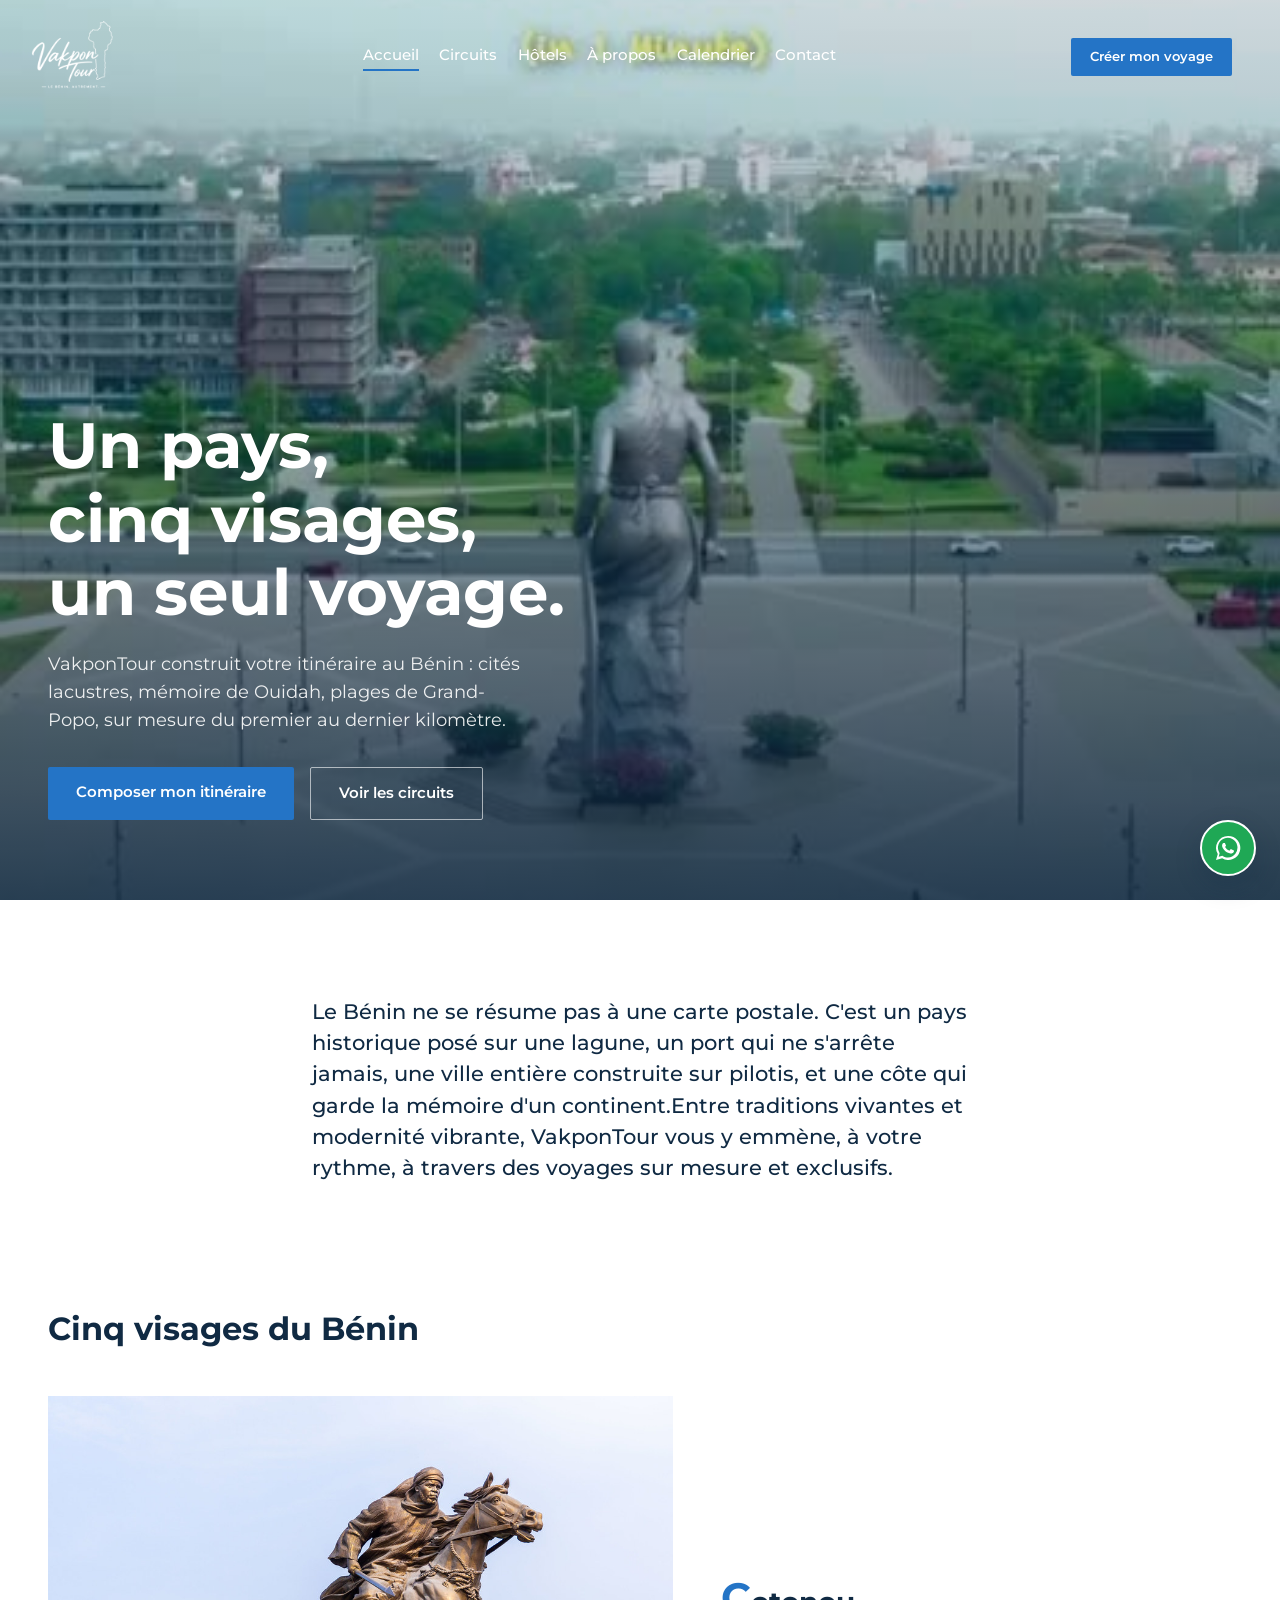
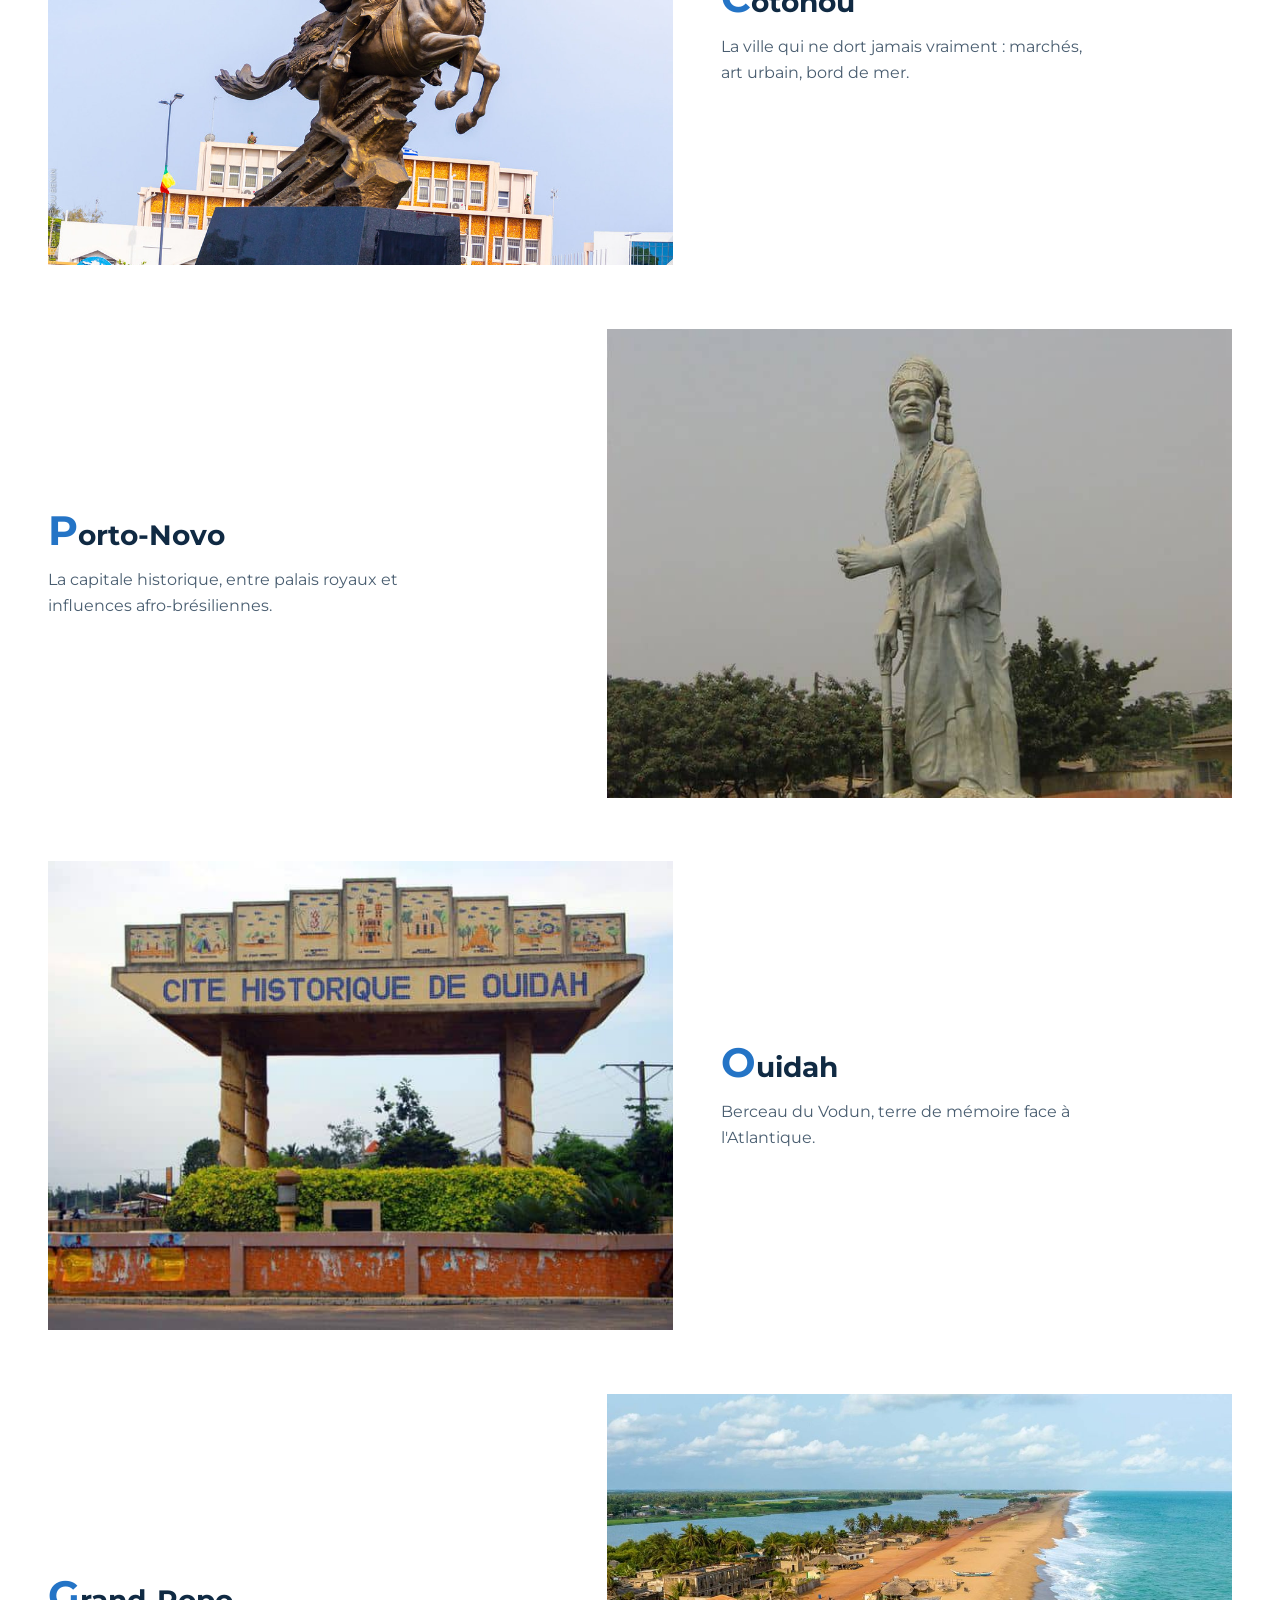
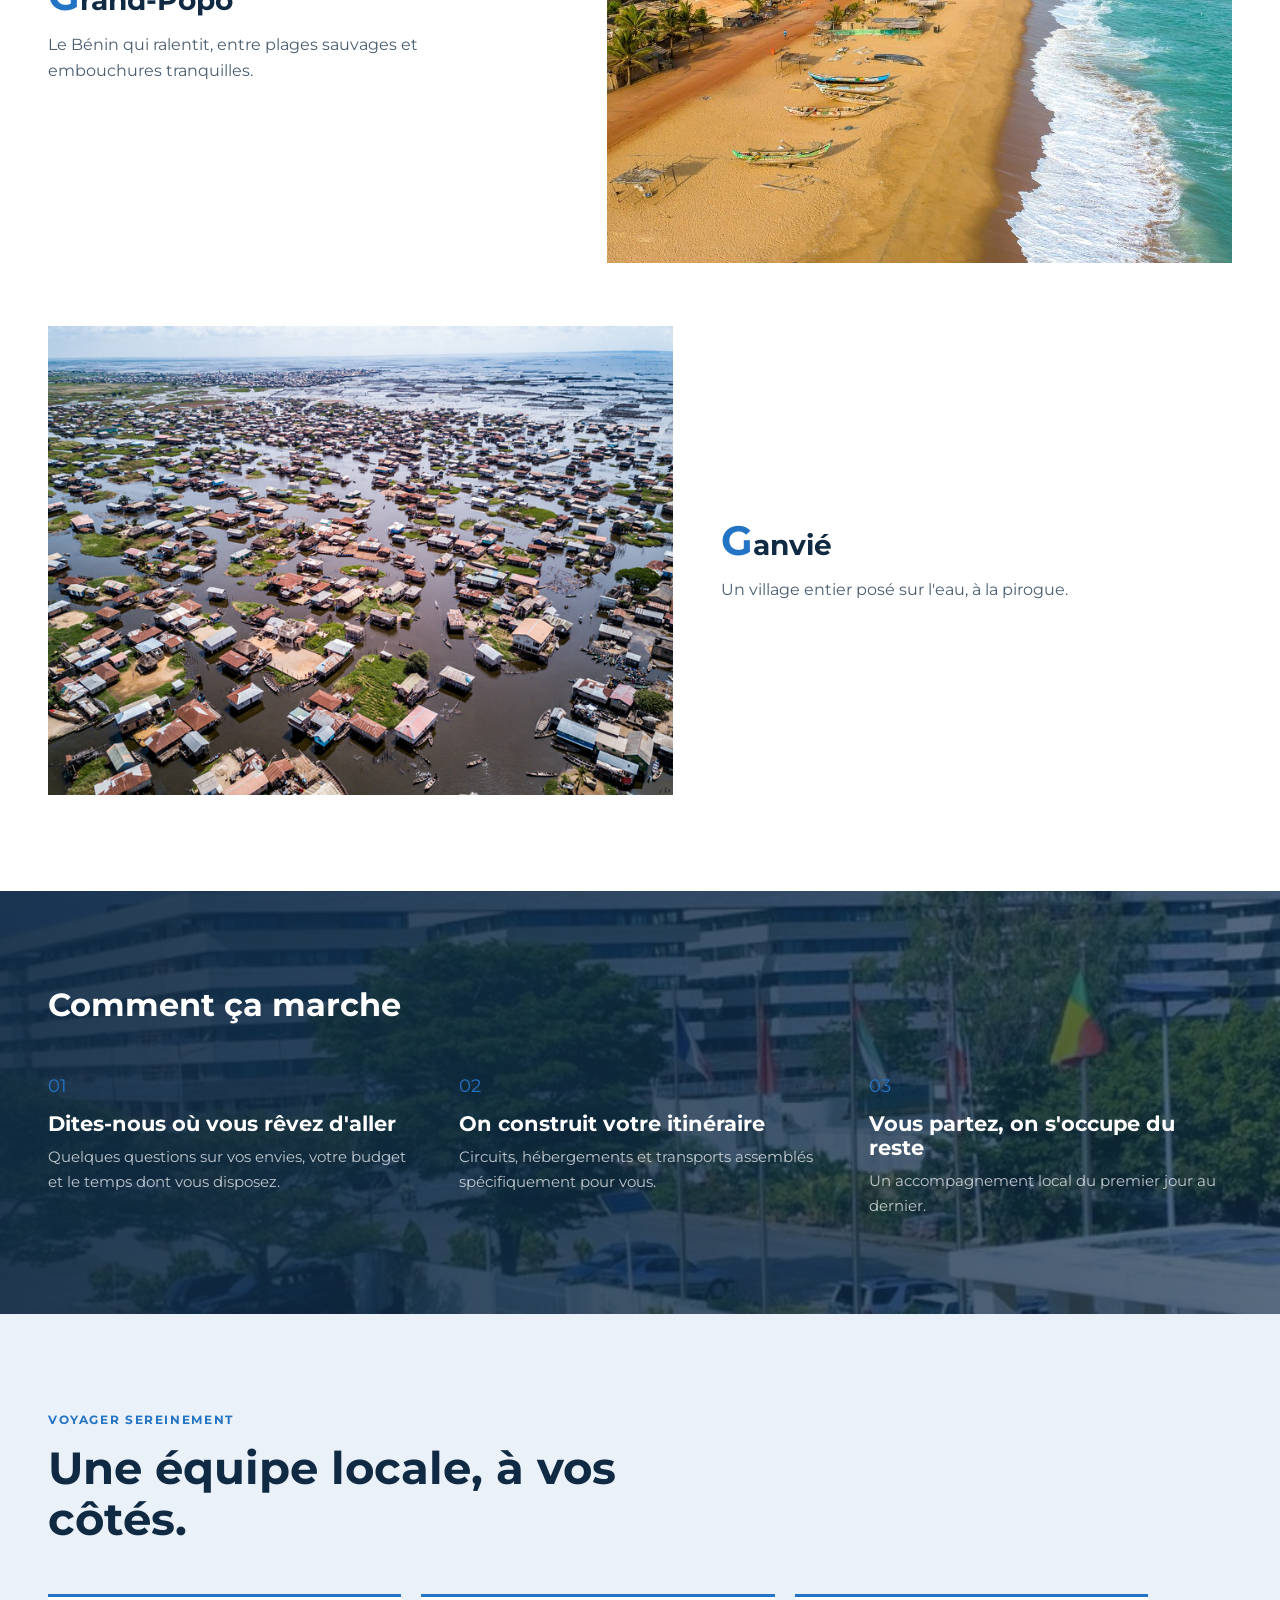
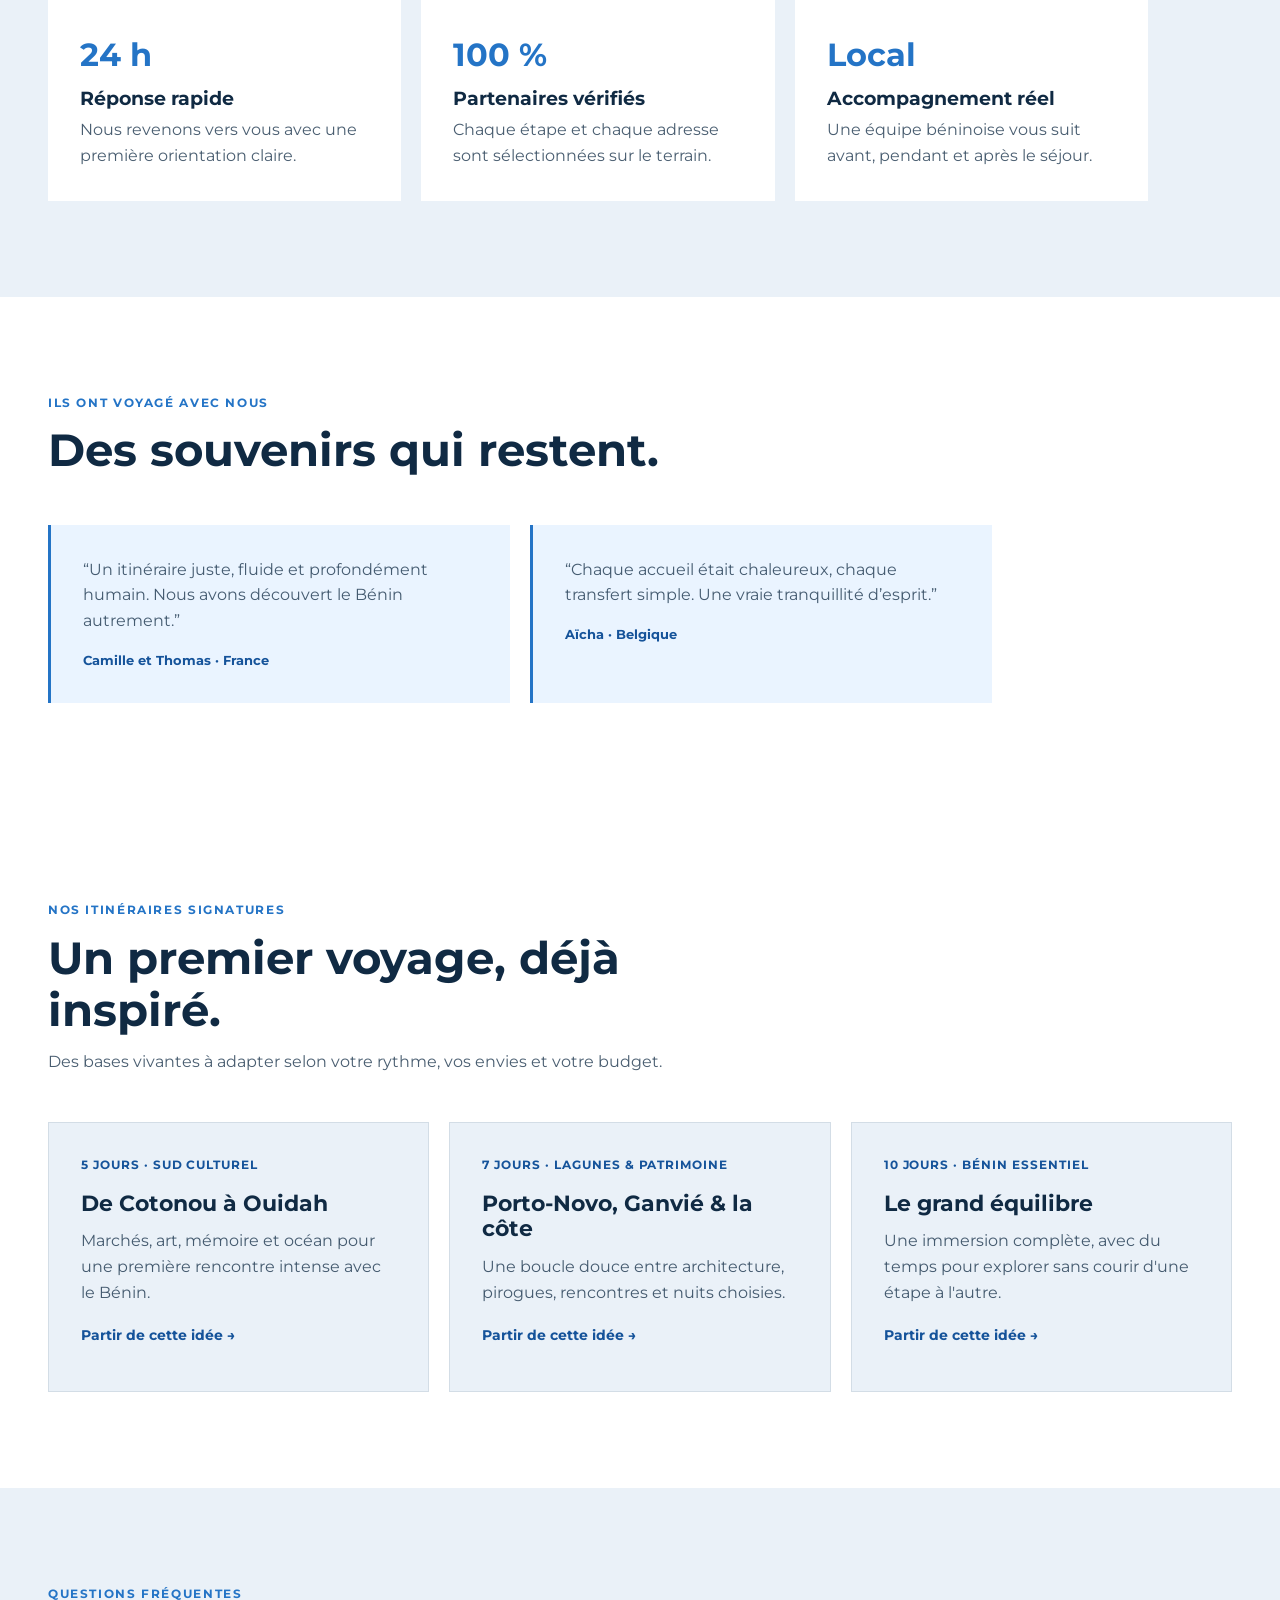
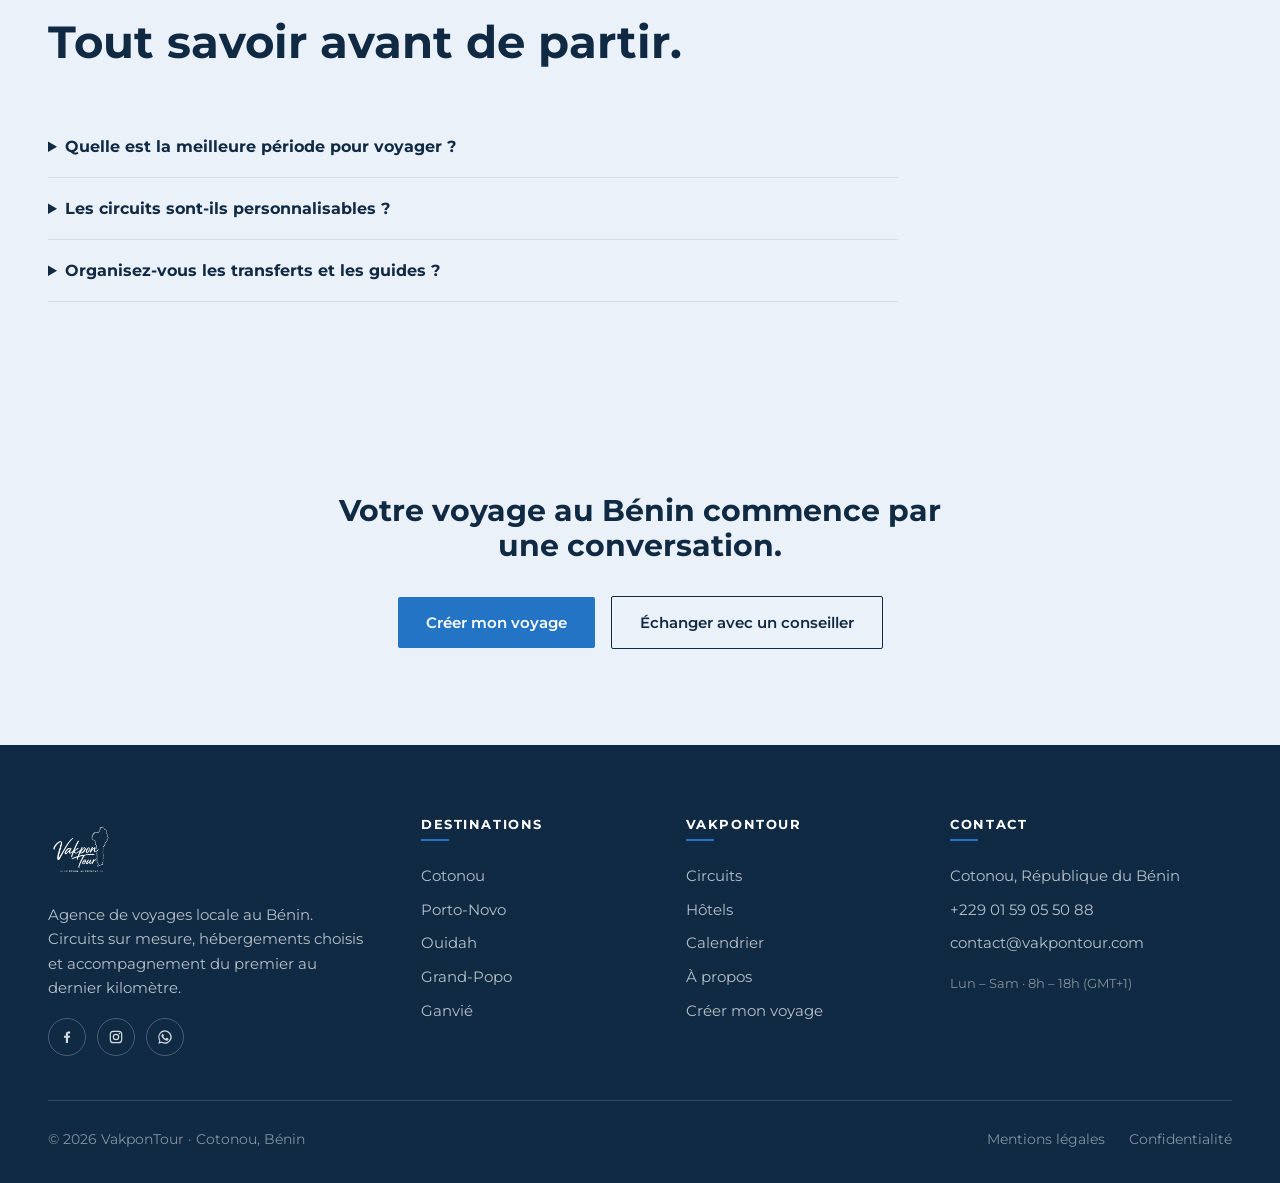
<file: index.html>
<!doctype html>
<html lang="fr">
  <head>
    <meta charset="UTF-8" />
    <meta name="viewport" content="width=device-width, initial-scale=1.0" />
    <title>VakponTour · Agence de voyage locale au Bénin – Circuits sur mesure, Cotonou, Ouidah, Ganvié</title>
    <meta name="description" content="VakponTour, agence de voyage locale au Bénin : circuits sur mesure, hébergements de charme et accompagnement personnalisé à Cotonou, Ouidah, Porto-Novo, Ganvié et Grand-Popo." />
    <meta name="keywords" content="voyage Bénin, agence de voyage Bénin, circuit sur mesure Bénin, tourisme Bénin, Cotonou, Ouidah, Ganvié, Porto-Novo, Grand-Popo, Route des Esclaves, cité lacustre Ganvié, voyage Afrique de l'Ouest, séjour Bénin, guide local Bénin, Vodun Days, VakponTour" />
    <meta name="robots" content="index, follow, max-image-preview:large" />
    <meta name="geo.region" content="BJ" />
    <meta name="geo.placename" content="Bénin" />
    <link rel="canonical" href="https://vakpon-tour.vercel.app/" />
    <meta property="og:type" content="website" />
    <meta property="og:site_name" content="VakponTour" />
    <meta property="og:locale" content="fr_FR" />
    <meta property="og:title" content="VakponTour · Agence de voyage locale au Bénin – Circuits sur mesure, Cotonou, Ouidah, Ganvié" />
    <meta property="og:description" content="VakponTour, agence de voyage locale au Bénin : circuits sur mesure, hébergements de charme et accompagnement personnalisé à Cotonou, Ouidah, Porto-Novo, Ganvié et Grand-Popo." />
    <meta property="og:url" content="https://vakpon-tour.vercel.app/" />
    <meta property="og:image" content="https://vakpon-tour.vercel.app/images/hero_a_propos.jpg" />
    <meta name="twitter:card" content="summary_large_image" />
    <meta name="twitter:title" content="VakponTour · Agence de voyage locale au Bénin – Circuits sur mesure, Cotonou, Ouidah, Ganvié" />
    <meta name="twitter:description" content="VakponTour, agence de voyage locale au Bénin : circuits sur mesure, hébergements de charme et accompagnement personnalisé à Cotonou, Ouidah, Porto-Novo, Ganvié et Grand-Popo." />
    <meta name="twitter:image" content="https://vakpon-tour.vercel.app/images/hero_a_propos.jpg" />
    <link rel="icon" type="image/png" href="images/favicon.png" />

  <script type="application/ld+json">
  {
    "@context": "https://schema.org",
    "@type": "TravelAgency",
    "name": "VakponTour",
    "description": "Agence de voyages locale au Bénin spécialisée dans les circuits sur mesure : Cotonou, Ouidah, Porto-Novo, Ganvié et Grand-Popo.",
    "url": "https://vakpon-tour.vercel.app/",
    "logo": "https://vakpon-tour.vercel.app/images/logo-vakpontour-white.png",
    "image": "https://vakpon-tour.vercel.app/images/hero_a_propos.jpg",
    "areaServed": ["Bénin", "Afrique de l'Ouest"],
    "knowsLanguage": ["fr", "en"],
    "address": {"@type": "PostalAddress", "addressLocality": "Cotonou", "addressCountry": "BJ"}
  }
  </script>
    <link rel="preconnect" href="https://fonts.googleapis.com" />
    <link rel="preconnect" href="https://fonts.gstatic.com" crossorigin />
    <link
      href="https://fonts.googleapis.com/css2?family=Montserrat:wght@400;500;600;700&display=swap"
      rel="stylesheet"
    />
    <link rel="preload" as="image" href="images/poster_video_hero_1.jpg" />
  <link rel="stylesheet" href="css/site.css" />
  </head>
  <body>
    <header class="site-header" id="site-header">
      <a href="index.html" class="logo" aria-label="VakponTour, accueil"> </a>
      <nav class="main-nav" id="main-nav" aria-label="Navigation principale">
        <a href="index.html">Accueil</a>
        <a href="circuits.html">Circuits</a>
        <a href="hotels.html">Hôtels</a>
        <a href="about.html">À propos</a>
        <a href="calendar.html">Calendrier</a>
        <a href="contact.html">Contact</a>
        <a href="create-trip.html" class="btn btn-gold nav-cta-mobile"
          >Créer mon voyage</a
        >
      </nav>
      <div class="header-actions">
        <a href="create-trip.html" class="btn btn-gold nav-cta"
          >Créer mon voyage</a
        >
        <button
          class="burger"
          id="burger"
          aria-label="Ouvrir le menu"
          aria-controls="main-nav"
          aria-expanded="false"
        >
          <span></span><span></span><span></span>
        </button>
      </div>
    </header>
    <div class="nav-backdrop" id="nav-backdrop" aria-hidden="true"></div>

    <section class="hero">
      <video autoplay muted loop playsinline class="hero-video" preload="metadata" poster="images/poster_video_hero_1.jpg">
        <source src="videos/video_hero_1.mp4" type="video/mp4" />
      </video>
      <div class="hero-overlay"></div>
      <div class="hero-content">
        <h1 class="reveal-up" style="animation-delay: 0.1s">
          Un pays,<br />cinq visages,<br />un seul voyage.
        </h1>
        <p class="reveal-up" style="animation-delay: 0.35s">
          VakponTour construit votre itinéraire au Bénin : cités lacustres,
          mémoire de Ouidah, plages de Grand-Popo, sur mesure du premier au
          dernier kilomètre.
        </p>
        <div class="hero-actions reveal-up" style="animation-delay: 0.55s">
          <a href="create-trip.html" class="btn btn-gold"
            >Composer mon itinéraire</a
          >
          <a href="circuits.html" class="btn btn-outline">Voir les circuits</a>
        </div>
      </div>
    </section>

    <section class="intro">
      <p>
        Le Bénin ne se résume pas à une carte
        postale. C'est un pays historique posé sur une lagune, un port qui ne
        s'arrête jamais, une ville entière construite sur pilotis, et une côte
        qui garde la mémoire d'un continent.Entre traditions vivantes et
        modernité vibrante, VakponTour vous y emmène, à votre rythme, à travers
        des voyages sur mesure et exclusifs.
      </p>
    </section>

    <section class="destinations">
      <h2>Cinq visages du Bénin</h2>

      <div class="dest-list">
        <a href="circuits.html#cotonou" class="dest-item">
          <div class="dest-img">
            <img loading="lazy" decoding="async" src="images/Cotonou_1.jpg" alt="Cotonou" />
          </div>
          <div class="dest-text">
            <h3>Cotonou</h3>
            <p>
              La ville qui ne dort jamais vraiment : marchés, art urbain, bord
              de mer.
            </p>
          </div>
        </a>

        <a href="circuits.html#porto-novo" class="dest-item reverse">
          <div class="dest-img">
            <img loading="lazy" decoding="async" src="images/porto_novo.jpeg" alt="Porto-Novo" />
          </div>
          <div class="dest-text">
            <h3>Porto-Novo</h3>
            <p>
              La capitale historique, entre palais royaux et influences
              afro-brésiliennes.
            </p>
          </div>
        </a>

        <a href="circuits.html#ouidah" class="dest-item">
          <div class="dest-img">
            <img loading="lazy" decoding="async" src="images/Ouidah_1.jpeg" alt="Ouidah" />
          </div>
          <div class="dest-text">
            <h3>Ouidah</h3>
            <p>Berceau du Vodun, terre de mémoire face à l'Atlantique.</p>
          </div>
        </a>

        <a href="circuits.html#grand-popo" class="dest-item reverse">
          <div class="dest-img">
            <img loading="lazy" decoding="async" src="images/grand_popo.jpg" alt="Grand-Popo" />
          </div>
          <div class="dest-text">
            <h3>Grand-Popo</h3>
            <p>
              Le Bénin qui ralentit, entre plages sauvages et embouchures
              tranquilles.
            </p>
          </div>
        </a>

        <a href="circuits.html#ganvie" class="dest-item">
          <div class="dest-img">
            <img loading="lazy" decoding="async" src="images/ganviee.jpg" alt="Ganvié" />
          </div>
          <div class="dest-text">
            <h3>Ganvié</h3>
            <p>Un village entier posé sur l'eau, à la pirogue.</p>
          </div>
        </a>
      </div>
    </section>

    <section class="steps">
      <h2>Comment ça marche</h2>
      <div class="steps-list">
        <div class="step">
          <span class="step-num">01</span>
          <h3>Dites-nous où vous rêvez d'aller</h3>
          <p>
            Quelques questions sur vos envies, votre budget et le temps dont
            vous disposez.
          </p>
        </div>
        <div class="step">
          <span class="step-num">02</span>
          <h3>On construit votre itinéraire</h3>
          <p>
            Circuits, hébergements et transports assemblés spécifiquement pour
            vous.
          </p>
        </div>
        <div class="step">
          <span class="step-num">03</span>
          <h3>Vous partez, on s'occupe du reste</h3>
          <p>Un accompagnement local du premier jour au dernier.</p>
        </div>
      </div>
    </section>

    <section class="trust-section">
      <div class="section-heading">
        <span class="eyebrow">Voyager sereinement</span>
        <h2>Une équipe locale, à vos côtés.</h2>
      </div>
      <div class="trust-grid">
        <article>
          <strong>24 h</strong>
          <h3>Réponse rapide</h3>
          <p>Nous revenons vers vous avec une première orientation claire.</p>
        </article>
        <article>
          <strong>100 %</strong>
          <h3>Partenaires vérifiés</h3>
          <p>
            Chaque étape et chaque adresse sont sélectionnées sur le terrain.
          </p>
        </article>
        <article>
          <strong>Local</strong>
          <h3>Accompagnement réel</h3>
          <p>
            Une équipe béninoise vous suit avant, pendant et après le séjour.
          </p>
        </article>
      </div>
    </section>
    <section class="testimonial-section">
      <div class="section-heading">
        <span class="eyebrow">Ils ont voyagé avec nous</span>
        <h2>Des souvenirs qui restent.</h2>
      </div>
      <div class="testimonial-grid">
        <blockquote>
          <p>
            “Un itinéraire juste, fluide et profondément humain. Nous avons
            découvert le Bénin autrement.”
          </p>
          <footer>Camille et Thomas · France</footer>
        </blockquote>
        <blockquote>
          <p>
            “Chaque accueil était chaleureux, chaque transfert simple. Une vraie
            tranquillité d’esprit.”
          </p>
          <footer>Aïcha · Belgique</footer>
        </blockquote>
      </div>
    </section>
    <section class="itinerary-section">
      <div class="section-heading">
        <span class="eyebrow">Nos itinéraires signatures</span>
        <h2>Un premier voyage, déjà inspiré.</h2>
        <p>
          Des bases vivantes à adapter selon votre rythme, vos envies et votre
          budget.
        </p>
      </div>
      <div class="itinerary-grid">
        <article class="itinerary-card">
          <span>5 jours · Sud culturel</span>
          <h3>De Cotonou à Ouidah</h3>
          <p>
            Marchés, art, mémoire et océan pour une première rencontre intense
            avec le Bénin.
          </p>
          <a class="card-link" href="create-trip.html">Partir de cette idée</a>
        </article>
        <article class="itinerary-card">
          <span>7 jours · Lagunes & patrimoine</span>
          <h3>Porto-Novo, Ganvié & la côte</h3>
          <p>
            Une boucle douce entre architecture, pirogues, rencontres et nuits
            choisies.
          </p>
          <a class="card-link" href="create-trip.html">Partir de cette idée</a>
        </article>
        <article class="itinerary-card">
          <span>10 jours · Bénin essentiel</span>
          <h3>Le grand équilibre</h3>
          <p>
            Une immersion complète, avec du temps pour explorer sans courir
            d'une étape à l'autre.
          </p>
          <a class="card-link" href="create-trip.html">Partir de cette idée</a>
        </article>
      </div>
    </section>
    <section class="faq-section">
      <div class="section-heading">
        <span class="eyebrow">Questions fréquentes</span>
        <h2>Tout savoir avant de partir.</h2>
      </div>
      <div class="faq-list">
        <details>
          <summary>Quelle est la meilleure période pour voyager ?</summary>
          <p>
            Nous vous aidons à choisir selon la météo, les événements culturels
            et le rythme du séjour.
          </p>
        </details>
        <details>
          <summary>Les circuits sont-ils personnalisables ?</summary>
          <p>
            Oui. Durée, étapes, hébergements, activités et accompagnement sont
            ajustés avec vous.
          </p>
        </details>
        <details>
          <summary>Organisez-vous les transferts et les guides ?</summary>
          <p>
            Oui, nous pouvons prévoir l'accueil, les transferts, les guides
            locaux et les activités.
          </p>
        </details>
      </div>
    </section>
    <section class="cta-band">
      <h2>Votre voyage au Bénin commence par une conversation.</h2>
      <a href="create-trip.html" class="btn btn-gold">Créer mon voyage</a>
      <a
        href="https://wa.me/2290159055088?text=Bonjour%20VakponTour%2C%20je%20souhaite%20pr%C3%A9parer%20un%20voyage%20au%20B%C3%A9nin."
        class="btn btn-outline-dark"
        target="_blank"
        rel="noopener noreferrer"
        >Échanger avec un conseiller</a
      >
    </section>

    <footer class="site-footer">
      <div class="footer-grid">
        <div class="footer-brand">
          <img
            class="footer-logo"
            loading="lazy"
            decoding="async"
            src="images/logo-vakpontour-white.png"
            alt="VakponTour"
          />
          <p class="footer-tagline">
            Agence de voyages locale au Bénin. Circuits sur mesure, hébergements
            choisis et accompagnement du premier au dernier kilomètre.
          </p>
          <div class="footer-social">
            <a href="#" aria-label="Facebook"
              ><svg
                viewBox="0 0 24 24"
                width="16"
                height="16"
                fill="currentColor"
                aria-hidden="true"
              >
                <path
                  d="M13.5 21v-8h2.7l.4-3h-3.1V8.1c0-.9.3-1.5 1.6-1.5h1.6V3.9c-.3 0-1.3-.1-2.4-.1-2.4 0-4 1.4-4 4.1V10H7.5v3h2.8v8h3.2z"
                /></svg
            ></a>
            <a href="#" aria-label="Instagram"
              ><svg
                viewBox="0 0 24 24"
                width="16"
                height="16"
                fill="none"
                stroke="currentColor"
                stroke-width="1.8"
                aria-hidden="true"
              >
                <rect x="3.5" y="3.5" width="17" height="17" rx="4.5" />
                <circle cx="12" cy="12" r="4" />
                <circle
                  cx="17.2"
                  cy="6.8"
                  r="1"
                  fill="currentColor"
                  stroke="none"
                /></svg
            ></a>
            <a href="https://wa.me/2290159055088?text=Bonjour%20VakponTour%2C%20je%20souhaite%20pr%C3%A9parer%20un%20voyage%20au%20B%C3%A9nin." target="_blank" rel="noopener noreferrer" aria-label="WhatsApp"
              ><svg
                viewBox="0 0 24 24"
                width="16"
                height="16"
                fill="currentColor"
                aria-hidden="true"
              >
                <path
                  d="M12 2a10 10 0 0 0-8.6 15.1L2 22l5.1-1.3A10 10 0 1 0 12 2zm0 18.2c-1.6 0-3.1-.4-4.4-1.2l-.3-.2-3 .8.8-2.9-.2-.3A8.2 8.2 0 1 1 12 20.2zm4.6-6.1c-.3-.1-1.5-.7-1.7-.8-.2-.1-.4-.1-.6.1-.2.3-.7.8-.8 1-.1.2-.3.2-.5.1a6.7 6.7 0 0 1-3.3-2.9c-.3-.4 0-.5.1-.7l.4-.5c.1-.2.1-.3 0-.5-.1-.1-.6-1.4-.8-1.9-.2-.5-.4-.4-.6-.4h-.5c-.2 0-.5.1-.7.3-.2.3-.9.9-.9 2.2s1 2.5 1.1 2.7c.1.2 1.9 2.9 4.6 4 .6.3 1.1.4 1.5.6.6.2 1.2.2 1.6.1.5-.1 1.5-.6 1.7-1.2.2-.6.2-1.1.2-1.2-.1-.2-.3-.2-.6-.4z"
                /></svg
            ></a>
          </div>
        </div>
        <nav class="footer-col" aria-label="Destinations">
          <h3>Destinations</h3>
          <a href="circuits.html#cotonou">Cotonou</a>
          <a href="circuits.html#porto-novo">Porto-Novo</a>
          <a href="circuits.html#ouidah">Ouidah</a>
          <a href="circuits.html#grand-popo">Grand-Popo</a>
          <a href="circuits.html#ganvie">Ganvié</a>
        </nav>
        <nav class="footer-col" aria-label="VakponTour">
          <h3>VakponTour</h3>
          <a href="circuits.html">Circuits</a>
          <a href="hotels.html">Hôtels</a>
          <a href="calendar.html">Calendrier</a>
          <a href="about.html">À propos</a>
          <a href="create-trip.html">Créer mon voyage</a>
        </nav>
        <div class="footer-col footer-contact">
          <h3>Contact</h3>
          <address>Cotonou, République du Bénin</address>
          <a href="tel:+2290159055088000">+229 01 59 05 50 88</a>
          <a href="mailto:contact@vakpontour.com">contact@vakpontour.com</a>
          <p class="footer-hours">Lun – Sam · 8h – 18h (GMT+1)</p>
        </div>
      </div>
      <div class="footer-bottom">
        <p>© 2026 VakponTour · Cotonou, Bénin</p>
        <div class="footer-legal">
          <a href="#">Mentions légales</a>
          <a href="#">Confidentialité</a>
        </div>
      </div>
    </footer>

    <script src="js/main.js" defer></script>
  </body>
</html>
</file>
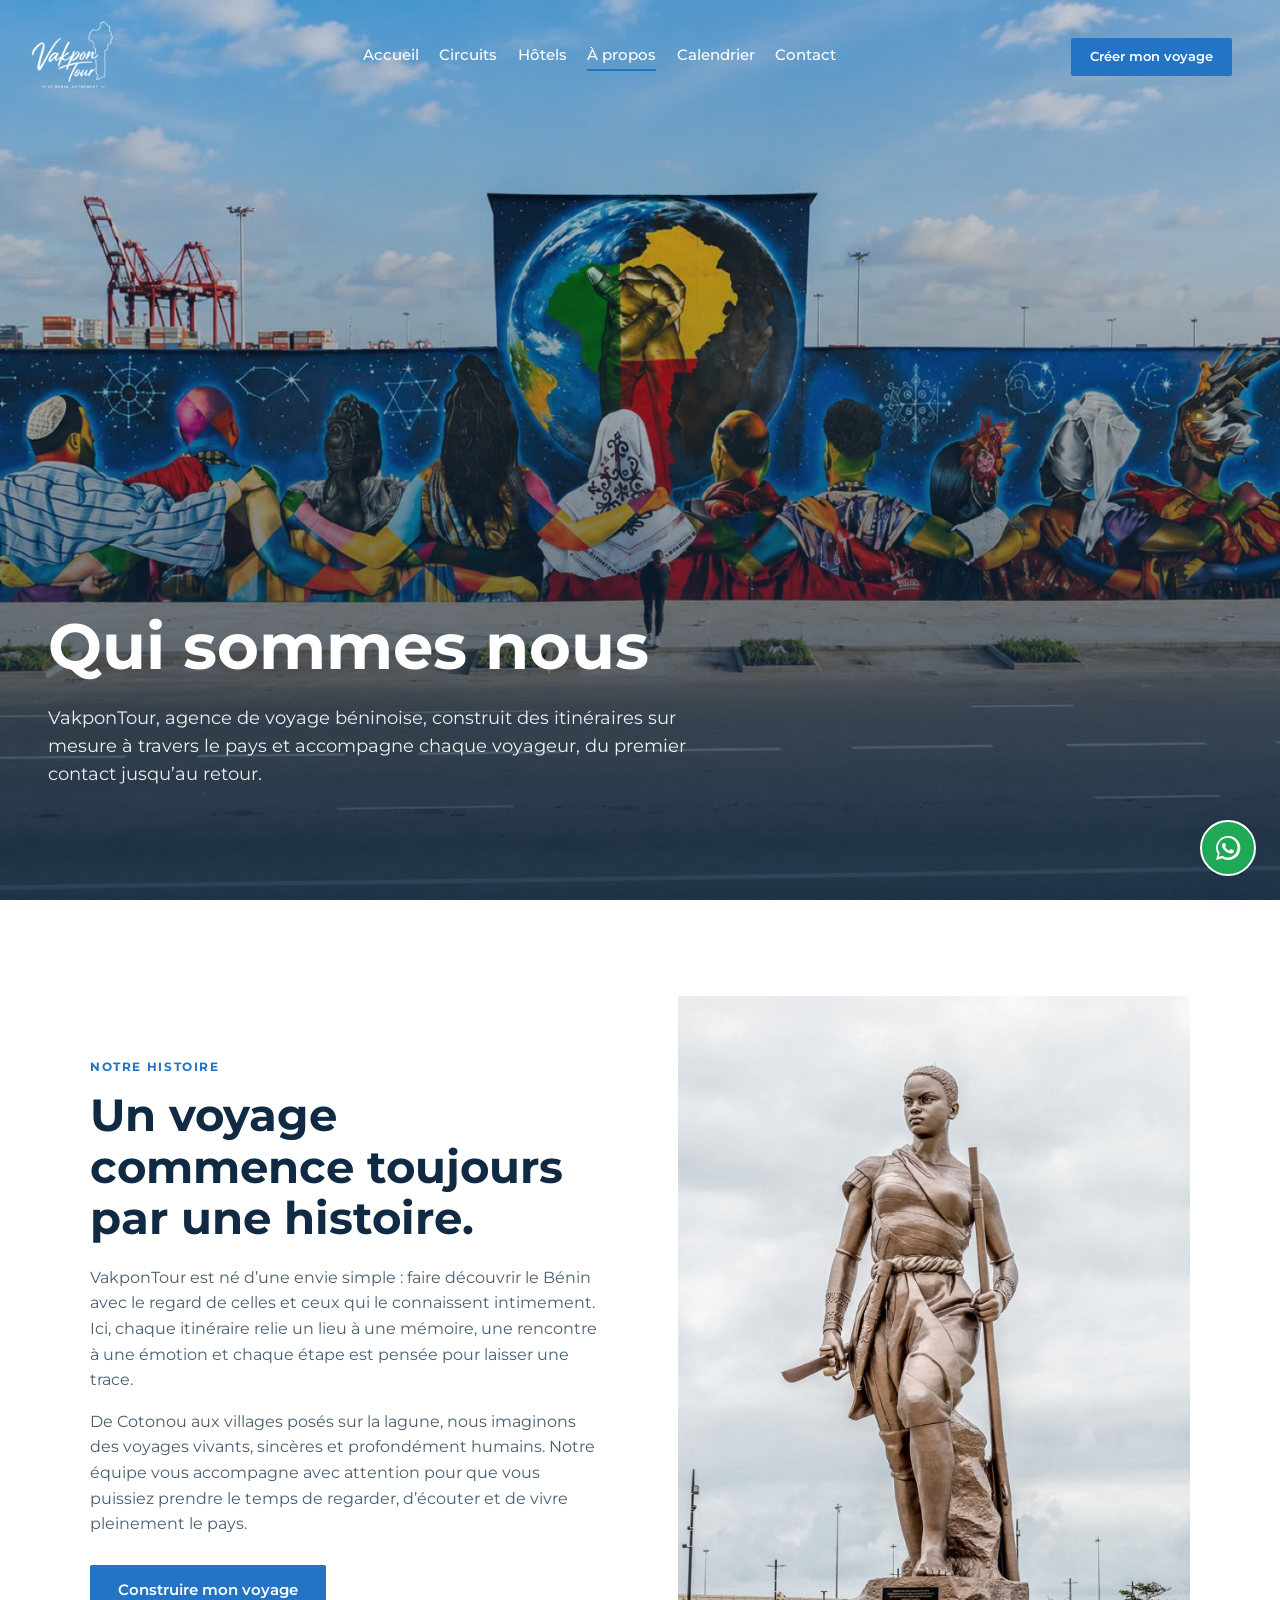
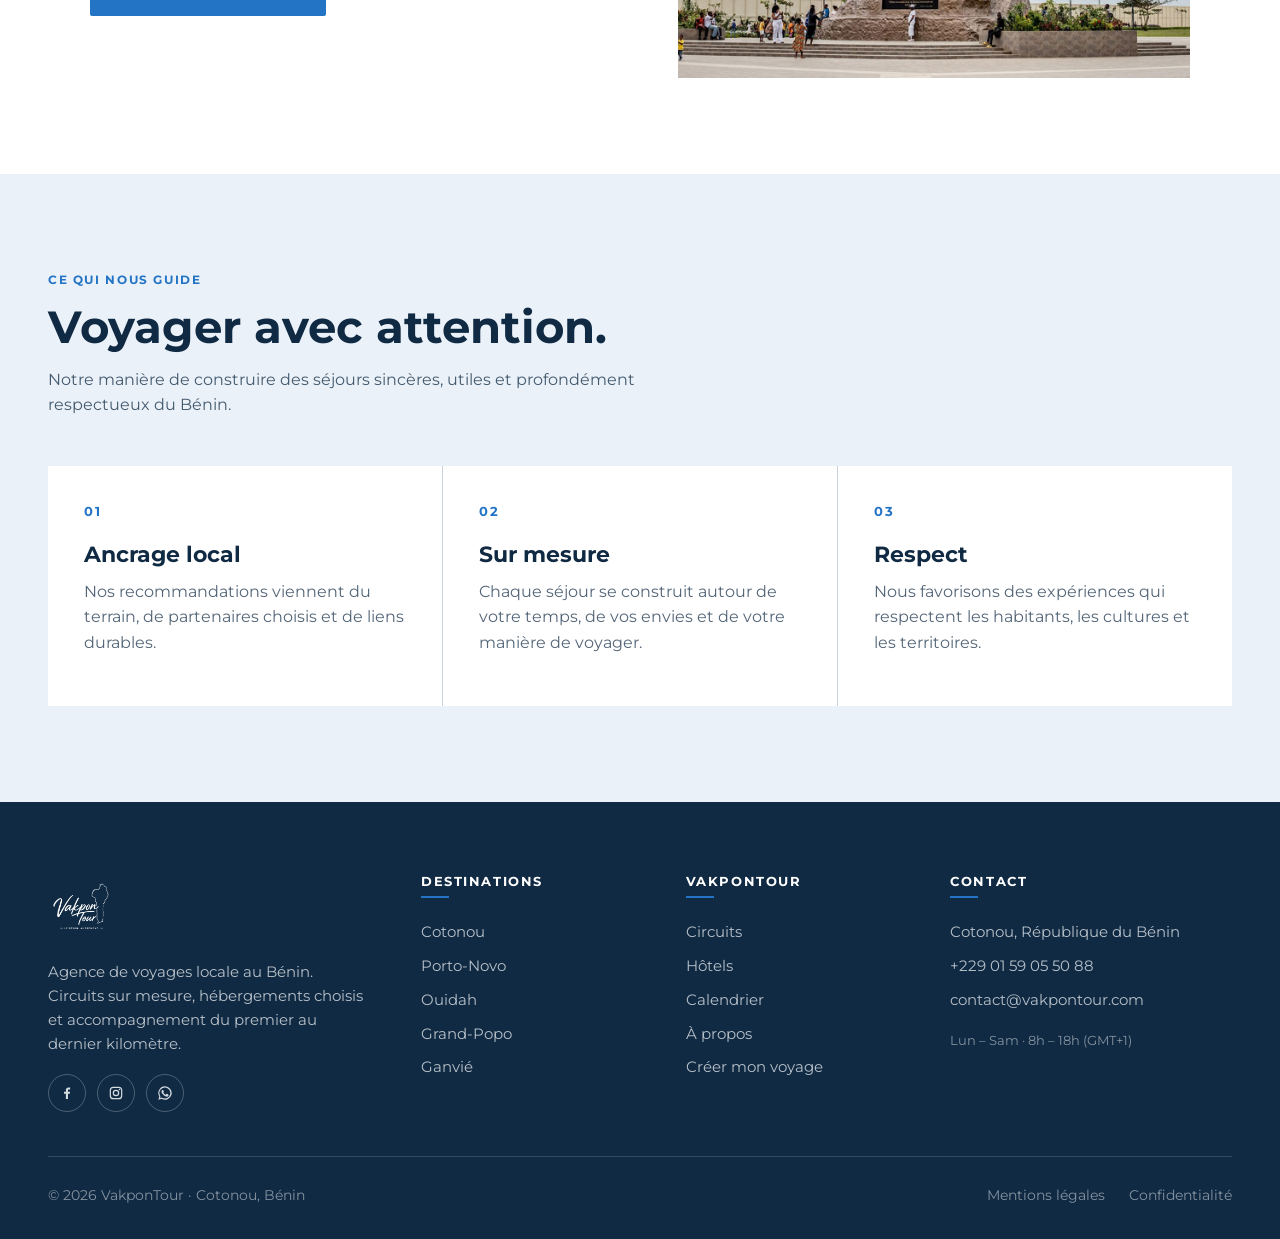
<file: about.html>
<!DOCTYPE html>
<html lang="fr"><head><meta charset="UTF-8"><meta name="viewport" content="width=device-width, initial-scale=1.0"><title>À propos de VakponTour · Agence locale de voyages au Bénin</title><meta name="description" content="VakponTour est une agence de voyage béninoise : des itinéraires sur mesure construits par une équipe locale, du premier contact jusqu'au retour. Ancrage, sur-mesure et respect." />
    <meta name="keywords" content="VakponTour, agence locale Bénin, agence de voyage béninoise, voyages sur mesure Afrique, tourisme responsable Bénin, écotourisme Bénin, guide local Cotonou, voyage authentique Bénin" />
    <meta name="robots" content="index, follow, max-image-preview:large" />
    <meta name="geo.region" content="BJ" />
    <meta name="geo.placename" content="Bénin" />
    <link rel="canonical" href="https://vakpon-tour.vercel.app/about.html" />
    <meta property="og:type" content="website" />
    <meta property="og:site_name" content="VakponTour" />
    <meta property="og:locale" content="fr_FR" />
    <meta property="og:title" content="À propos de VakponTour · Agence locale de voyages au Bénin" />
    <meta property="og:description" content="VakponTour est une agence de voyage béninoise : des itinéraires sur mesure construits par une équipe locale, du premier contact jusqu'au retour. Ancrage, sur-mesure et respect." />
    <meta property="og:url" content="https://vakpon-tour.vercel.app/about.html" />
    <meta property="og:image" content="https://vakpon-tour.vercel.app/images/hero_a_propos.jpg" />
    <meta name="twitter:card" content="summary_large_image" />
    <meta name="twitter:title" content="À propos de VakponTour · Agence locale de voyages au Bénin" />
    <meta name="twitter:description" content="VakponTour est une agence de voyage béninoise : des itinéraires sur mesure construits par une équipe locale, du premier contact jusqu'au retour. Ancrage, sur-mesure et respect." />
    <meta name="twitter:image" content="https://vakpon-tour.vercel.app/images/hero_a_propos.jpg" />
    <link rel="icon" type="image/png" href="images/favicon.png" />

  <script type="application/ld+json">
  {
    "@context": "https://schema.org",
    "@type": "Organization",
    "name": "VakponTour",
    "url": "https://vakpon-tour.vercel.app/",
    "description": "Agence de voyage béninoise : itinéraires sur mesure à travers le Bénin.",
    "foundingLocation": {"@type": "Place", "name": "Bénin"}
  }
  </script><link rel="preconnect" href="https://fonts.googleapis.com"><link rel="preconnect" href="https://fonts.gstatic.com" crossorigin><link href="https://fonts.googleapis.com/css2?family=Montserrat:wght@400;500;600;700&display=swap" rel="stylesheet"><link rel="stylesheet" href="css/site.css"></head>
<body class="about-page"><header class="site-header" id="site-header"><a href="index.html" class="logo" aria-label="VakponTour, accueil"><svg viewBox="0 0 260 60"><path d="M4 40 Q30 52 56 40 L50 44 Q30 50 10 44 Z" fill="#2474C6"/><line x1="30" y1="40" x2="30" y2="14" stroke="#102A43" stroke-width="2"/><path d="M30 15 L46 36 L30 36 Z" fill="#2474C6"/><text x="70" y="38" font-family="Montserrat, sans-serif" font-weight="700" font-size="24" fill="currentColor">Vakpon<tspan fill="#2474C6">Tour</tspan></text></svg></a><nav class="main-nav" id="main-nav" aria-label="Navigation principale"><a href="index.html">Accueil</a><a href="circuits.html">Circuits</a><a href="hotels.html">Hôtels</a><a href="about.html" class="active">À propos</a><a href="calendar.html">Calendrier</a><a href="contact.html">Contact</a><a href="create-trip.html" class="btn btn-gold nav-cta-mobile">Créer mon voyage</a></nav><div class="header-actions"><a href="create-trip.html" class="btn btn-gold nav-cta">Créer mon voyage</a><button class="burger" id="burger" aria-label="Ouvrir le menu" aria-controls="main-nav" aria-expanded="false"><span></span><span></span><span></span></button></div></header><div class="nav-backdrop" id="nav-backdrop" aria-hidden="true"></div>
<main><section class="hero about-hero"><div class="hero-overlay"></div><div class="hero-content about-hero-content"><h1 class="reveal-up" style="animation-delay:.1s">Qui sommes nous</h1><p class="reveal-up" style="animation-delay:.3s">VakponTour, agence de voyage béninoise, construit des itinéraires sur mesure à travers le pays et accompagne chaque voyageur, du premier contact jusqu’au retour.</p></div></section><section class="page-section about-story"><div class="feature-split"><div class="about-story-copy"><span class="eyebrow">Notre histoire</span><h2>Un voyage commence toujours par une histoire.</h2><p>VakponTour est né d’une envie simple : faire découvrir le Bénin avec le regard de celles et ceux qui le connaissent intimement. Ici, chaque itinéraire relie un lieu à une mémoire, une rencontre à une émotion et chaque étape est pensée pour laisser une trace.</p><p>De Cotonou aux villages posés sur la lagune, nous imaginons des voyages vivants, sincères et profondément humains. Notre équipe vous accompagne avec attention pour que vous puissiez prendre le temps de regarder, d’écouter et de vivre pleinement le pays.</p><a href="create-trip.html" class="btn btn-gold">Construire mon voyage</a></div><div class="about-story-media"><img loading="lazy" decoding="async" src="images/a_propos.jpg" alt="Paysage du Bénin, une invitation au voyage"></div></div></section><section class="page-section page-section--soft"><div class="section-heading"><span class="eyebrow">Ce qui nous guide</span><h2>Voyager avec attention.</h2><p>Notre manière de construire des séjours sincères, utiles et profondément respectueux du Bénin.</p></div><div class="about-values-rail"><article class="about-value"><span class="about-value-number">01</span><h3>Ancrage local</h3><p>Nos recommandations viennent du terrain, de partenaires choisis et de liens durables.</p></article><article class="about-value"><span class="about-value-number">02</span><h3>Sur mesure</h3><p>Chaque séjour se construit autour de votre temps, de vos envies et de votre manière de voyager.</p></article><article class="about-value"><span class="about-value-number">03</span><h3>Respect</h3><p>Nous favorisons des expériences qui respectent les habitants, les cultures et les territoires.</p></article></div></section></main><footer class="site-footer">
      <div class="footer-grid">
        <div class="footer-brand">
          <img class="footer-logo" loading="lazy" decoding="async" src="images/logo-vakpontour-white.png" alt="VakponTour">
          <p class="footer-tagline">Agence de voyages locale au Bénin. Circuits sur mesure, hébergements choisis et accompagnement du premier au dernier kilomètre.</p>
          <div class="footer-social">
            <a href="#" aria-label="Facebook"><svg viewBox="0 0 24 24" width="16" height="16" fill="currentColor" aria-hidden="true"><path d="M13.5 21v-8h2.7l.4-3h-3.1V8.1c0-.9.3-1.5 1.6-1.5h1.6V3.9c-.3 0-1.3-.1-2.4-.1-2.4 0-4 1.4-4 4.1V10H7.5v3h2.8v8h3.2z"/></svg></a>
            <a href="#" aria-label="Instagram"><svg viewBox="0 0 24 24" width="16" height="16" fill="none" stroke="currentColor" stroke-width="1.8" aria-hidden="true"><rect x="3.5" y="3.5" width="17" height="17" rx="4.5"/><circle cx="12" cy="12" r="4"/><circle cx="17.2" cy="6.8" r="1" fill="currentColor" stroke="none"/></svg></a>
            <a href="https://wa.me/2290159055088?text=Bonjour%20VakponTour%2C%20je%20souhaite%20pr%C3%A9parer%20un%20voyage%20au%20B%C3%A9nin." target="_blank" rel="noopener noreferrer" aria-label="WhatsApp"><svg viewBox="0 0 24 24" width="16" height="16" fill="currentColor" aria-hidden="true"><path d="M12 2a10 10 0 0 0-8.6 15.1L2 22l5.1-1.3A10 10 0 1 0 12 2zm0 18.2c-1.6 0-3.1-.4-4.4-1.2l-.3-.2-3 .8.8-2.9-.2-.3A8.2 8.2 0 1 1 12 20.2zm4.6-6.1c-.3-.1-1.5-.7-1.7-.8-.2-.1-.4-.1-.6.1-.2.3-.7.8-.8 1-.1.2-.3.2-.5.1a6.7 6.7 0 0 1-3.3-2.9c-.3-.4 0-.5.1-.7l.4-.5c.1-.2.1-.3 0-.5-.1-.1-.6-1.4-.8-1.9-.2-.5-.4-.4-.6-.4h-.5c-.2 0-.5.1-.7.3-.2.3-.9.9-.9 2.2s1 2.5 1.1 2.7c.1.2 1.9 2.9 4.6 4 .6.3 1.1.4 1.5.6.6.2 1.2.2 1.6.1.5-.1 1.5-.6 1.7-1.2.2-.6.2-1.1.2-1.2-.1-.2-.3-.2-.6-.4z"/></svg></a>
          </div>
        </div>
        <nav class="footer-col" aria-label="Destinations">
          <h3>Destinations</h3>
          <a href="circuits.html#cotonou">Cotonou</a>
          <a href="circuits.html#porto-novo">Porto-Novo</a>
          <a href="circuits.html#ouidah">Ouidah</a>
          <a href="circuits.html#grand-popo">Grand-Popo</a>
          <a href="circuits.html#ganvie">Ganvié</a>
        </nav>
        <nav class="footer-col" aria-label="VakponTour">
          <h3>VakponTour</h3>
          <a href="circuits.html">Circuits</a>
          <a href="hotels.html">Hôtels</a>
          <a href="calendar.html">Calendrier</a>

          <a href="about.html">À propos</a>
          <a href="create-trip.html">Créer mon voyage</a>
        </nav>
        <div class="footer-col footer-contact">
          <h3>Contact</h3>
          <address>
            Cotonou, République du Bénin
          </address>
          <a href="tel:+2290159055088000">+229 01 59 05 50 88</a>
          <a href="mailto:contact@vakpontour.com">contact@vakpontour.com</a>
          <p class="footer-hours">Lun – Sam · 8h – 18h (GMT+1)</p>
        </div>
      </div>
      <div class="footer-bottom">
        <p>© 2026 VakponTour · Cotonou, Bénin</p>
        <div class="footer-legal">
          <a href="#">Mentions légales</a>
          <a href="#">Confidentialité</a>
        </div>
      </div>
    </footer><script src="js/main.js" defer></script></body></html>
</file>
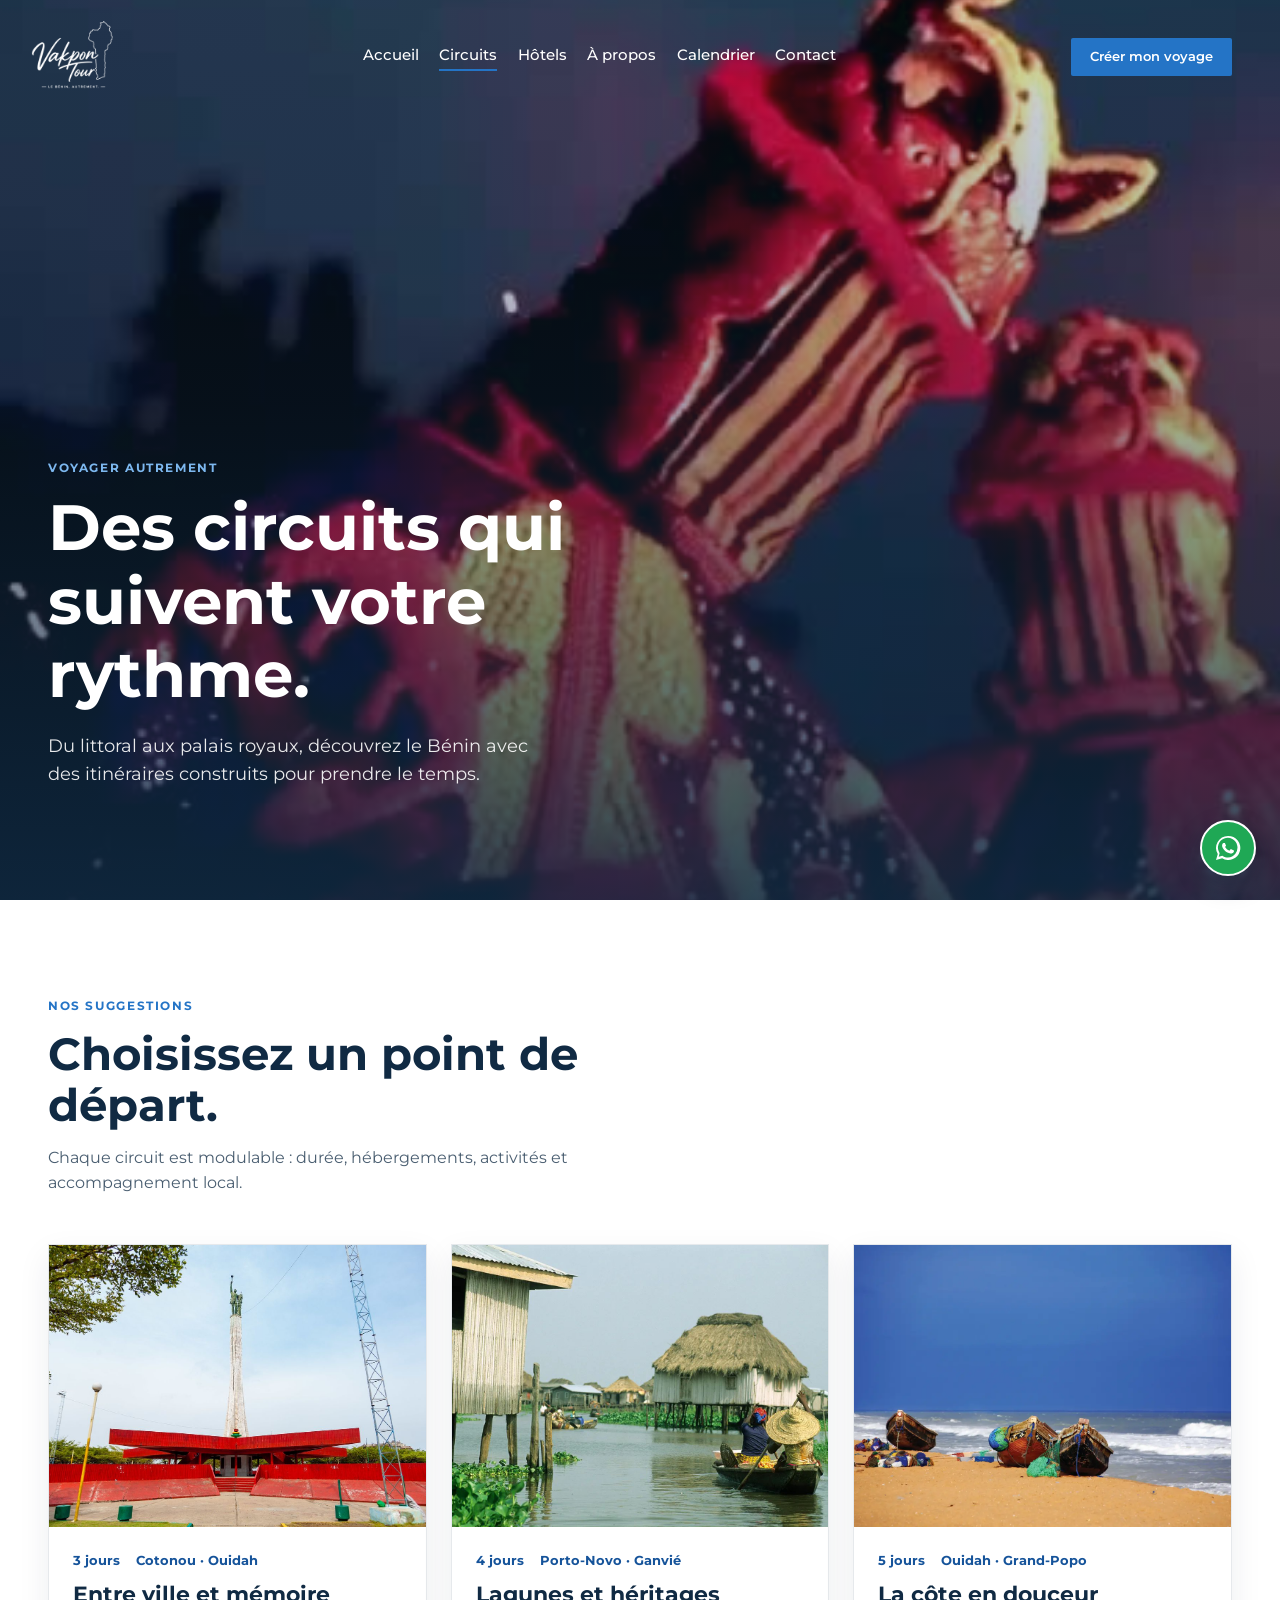
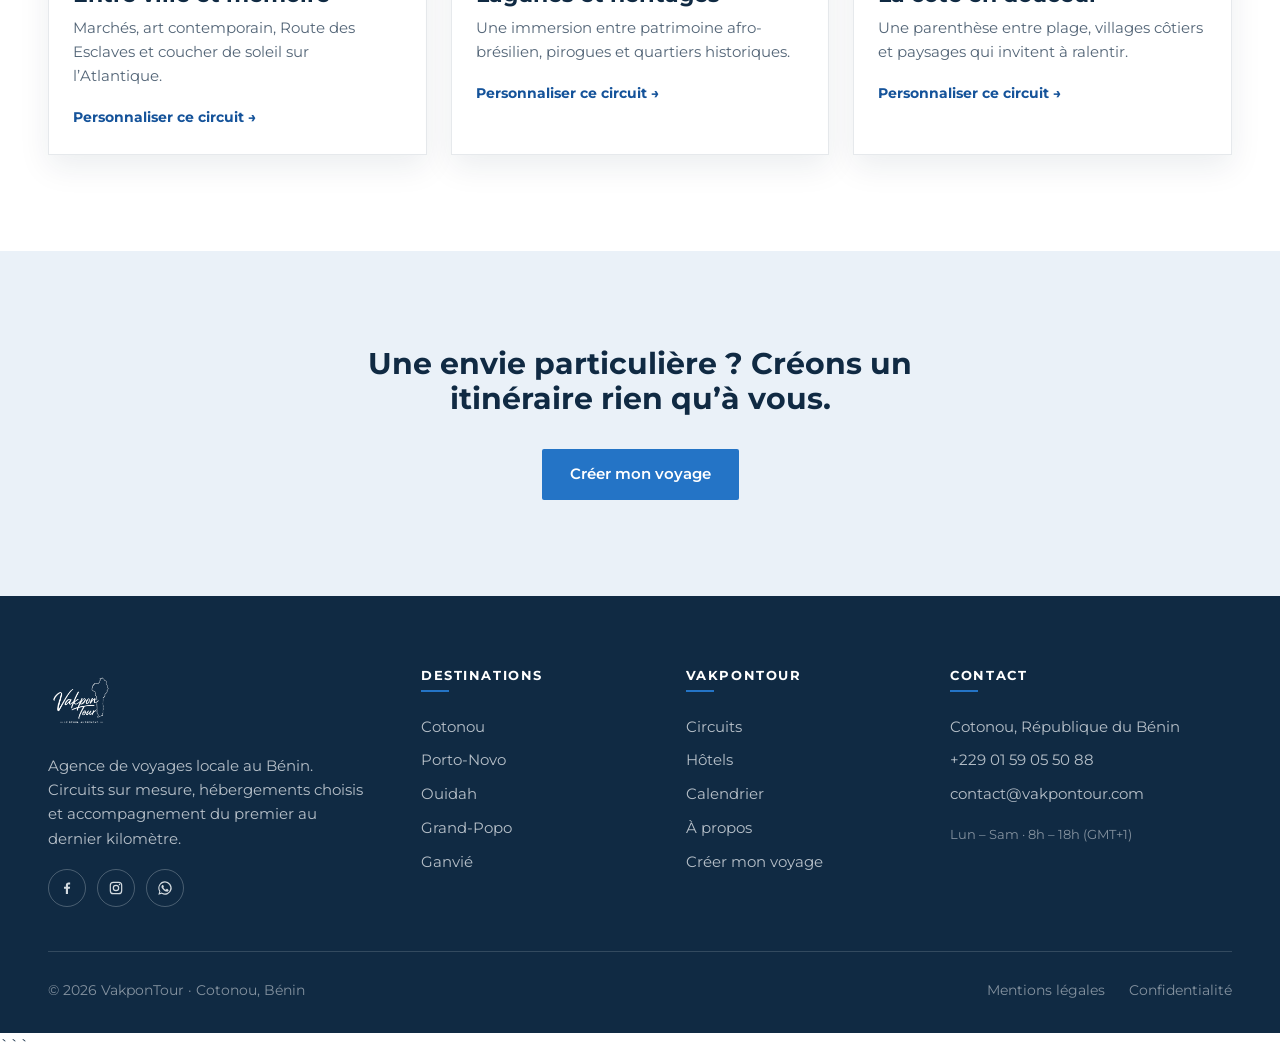
<file: circuits.html>
<!DOCTYPE html>
<html lang="fr">

<head>
    <meta charset="UTF-8">
    <meta name="viewport" content="width=device-width, initial-scale=1.0">

    <title>Circuits sur mesure au Bénin · Cotonou, Ouidah, Ganvié, Grand-Popo | VakponTour</title>
    <meta name="description" content="Découvrez nos circuits guidés au Bénin : Cotonou et ses marchés, la Route des Esclaves à Ouidah, la cité lacustre de Ganvié, Porto-Novo et les plages de Grand-Popo. Itinéraires personnalisables." />
    <meta name="keywords" content="circuit Bénin, circuit Cotonou, Route des Esclaves Ouidah, Ganvié cité lacustre, tour guidé Bénin, excursion Bénin, itinéraire voyage Bénin, voyage culturel Bénin, tourisme Porto-Novo, plage Grand-Popo, circuit 3 jours Bénin" />
    <meta name="robots" content="index, follow, max-image-preview:large" />
    <meta name="geo.region" content="BJ" />
    <meta name="geo.placename" content="Bénin" />
    <link rel="canonical" href="https://vakpon-tour.vercel.app/circuits.html" />
    <meta property="og:type" content="website" />
    <meta property="og:site_name" content="VakponTour" />
    <meta property="og:locale" content="fr_FR" />
    <meta property="og:title" content="Circuits sur mesure au Bénin · Cotonou, Ouidah, Ganvié, Grand-Popo | VakponTour" />
    <meta property="og:description" content="Découvrez nos circuits guidés au Bénin : Cotonou et ses marchés, la Route des Esclaves à Ouidah, la cité lacustre de Ganvié, Porto-Novo et les plages de Grand-Popo. Itinéraires personnalisables." />
    <meta property="og:url" content="https://vakpon-tour.vercel.app/circuits.html" />
    <meta property="og:image" content="https://vakpon-tour.vercel.app/images/hero_a_propos.jpg" />
    <meta name="twitter:card" content="summary_large_image" />
    <meta name="twitter:title" content="Circuits sur mesure au Bénin · Cotonou, Ouidah, Ganvié, Grand-Popo | VakponTour" />
    <meta name="twitter:description" content="Découvrez nos circuits guidés au Bénin : Cotonou et ses marchés, la Route des Esclaves à Ouidah, la cité lacustre de Ganvié, Porto-Novo et les plages de Grand-Popo. Itinéraires personnalisables." />
    <meta name="twitter:image" content="https://vakpon-tour.vercel.app/images/hero_a_propos.jpg" />
    <link rel="icon" type="image/png" href="images/favicon.png" />

  <script type="application/ld+json">
  {
    "@context": "https://schema.org",
    "@type": "ItemList",
    "name": "Circuits sur mesure au Bénin",
    "itemListElement": [
      {"@type": "ListItem", "position": 1, "name": "Entre ville et mémoire – Cotonou & Ouidah"},
      {"@type": "ListItem", "position": 2, "name": "Porto-Novo & Ganvié"},
      {"@type": "ListItem", "position": 3, "name": "Grand-Popo & littoral"}
    ]
  }
  </script>

    <!-- Google Fonts -->
    <link rel="preconnect" href="https://fonts.googleapis.com">
    <link rel="preconnect" href="https://fonts.gstatic.com" crossorigin>
    <link
        href="https://fonts.googleapis.com/css2?family=Montserrat:wght@400;500;600;700&display=swap"
        rel="stylesheet"
    >

    <!-- Styles -->
    <link rel="stylesheet" href="css/site.css">
</head>

<body>

    <!-- =========================
         HEADER
    ========================== -->
    <header class="site-header" id="site-header">

        <!-- Logo -->
        <a
            href="index.html"
            class="logo"
            aria-label="VakponTour, accueil"
        >
            <svg viewBox="0 0 260 60">

                <path
                    d="M4 40 Q30 52 56 40 L50 44 Q30 50 10 44 Z"
                    fill="#2474C6"
                />

                <line
                    x1="30"
                    y1="40"
                    x2="30"
                    y2="14"
                    stroke="#102A43"
                    stroke-width="2"
                />

                <path
                    d="M30 15 L46 36 L30 36 Z"
                    fill="#2474C6"
                />

                <text
                    x="70"
                    y="38"
                    font-family="Montserrat, sans-serif"
                    font-weight="700"
                    font-size="24"
                    fill="currentColor"
                >
                    Vakpon<tspan fill="#2474C6">Tour</tspan>
                </text>

            </svg>
        </a>


        <!-- Navigation principale -->
        <nav
            class="main-nav"
            id="main-nav"
            aria-label="Navigation principale"
        >
            <a href="index.html">Accueil</a>
            <a href="circuits.html">Circuits</a>
            <a href="hotels.html">Hôtels</a>

            <a href="about.html">À propos</a>
            <a href="calendar.html">Calendrier</a>
            <a href="contact.html">Contact</a>

            <!-- CTA mobile -->
            <a
                href="create-trip.html"
                class="btn btn-gold nav-cta-mobile"
            >
                Créer mon voyage
            </a>
        </nav>


        <!-- Actions du header -->
        <div class="header-actions">

            <!-- CTA desktop -->
            <a
                href="create-trip.html"
                class="btn btn-gold nav-cta"
            >
                Créer mon voyage
            </a>

            <!-- Menu burger -->
            <button
                class="burger"
                id="burger"
                aria-label="Ouvrir le menu"
                aria-controls="main-nav"
                aria-expanded="false"
            >
                <span></span>
                <span></span>
                <span></span>
            </button>

        </div>

    </header>


    <!-- Fond du menu mobile -->
    <div
        class="nav-backdrop"
        id="nav-backdrop"
        aria-hidden="true"
    ></div>


    <!-- =========================
         CONTENU PRINCIPAL
    ========================== -->
    <main>

        <!-- =========================
             HERO
        ========================== -->
        <section class="hero page-hero-circuits">

            <video autoplay muted loop playsinline class="hero-video" aria-hidden="true" preload="metadata" poster="images/poster_video_hero_2.jpg">
                <source src="videos/video_hero_2.mp4" type="video/mp4">
            </video>

            <div class="hero-overlay"></div>

            <div class="hero-content">

                <span class="eyebrow reveal-up" style="animation-delay:.05s">
                    Voyager autrement
                </span>

                <h1 class="reveal-up" style="animation-delay:.1s">
                    Des circuits qui suivent votre rythme.
                </h1>

                <p class="reveal-up" style="animation-delay:.35s">
                    Du littoral aux palais royaux, découvrez le Bénin
                    avec des itinéraires construits pour prendre le temps.
                </p>

            </div>

        </section>


        <!-- =========================
             NOS CIRCUITS
        ========================== -->
        <section class="page-section">

            <!-- Introduction -->
            <div class="section-heading">

                <span class="eyebrow">
                    Nos suggestions
                </span>

                <h2>
                    Choisissez un point de départ.
                </h2>

                <p>
                    Chaque circuit est modulable : durée, hébergements,
                    activités et accompagnement local.
                </p>

            </div>


            <!-- Grille des circuits -->
            <div class="circuit-grid">

                <!-- =========================
                     CIRCUIT 1 — COTONOU
                ========================== -->
                <article
                    class="travel-card"
                    id="cotonou"
                >

                    <img
                        loading="lazy"
                        decoding="async"
                        src="images/cotonou_2.jpg"
                        alt="Vue de Cotonou"
                    >

                    <div class="travel-card-body">

                        <div class="travel-card-meta">

                            <span>
                                3 jours
                            </span>

                            <span>
                                Cotonou · Ouidah
                            </span>

                        </div>

                        <h3>
                            Entre ville et mémoire
                        </h3>

                        <p>
                            Marchés, art contemporain, Route des Esclaves
                            et coucher de soleil sur l’Atlantique.
                        </p>

                        <a
                            class="card-link"
                            href="contact.html"
                        >
                            Personnaliser ce circuit
                        </a>

                    </div>

                </article>


                <!-- =========================
                     CIRCUIT 2 — PORTO-NOVO
                ========================== -->
                <article
                    class="travel-card"
                    id="porto-novo"
                >

                    <img
                        loading="lazy"
                        decoding="async"
                        src="images/ganvie_1.jpg"
                        alt="Architecture de Porto-Novo"
                    >

                    <div class="travel-card-body">

                        <div class="travel-card-meta">

                            <span>
                                4 jours
                            </span>

                            <span>
                                Porto-Novo · Ganvié
                            </span>

                        </div>

                        <h3>
                            Lagunes et héritages
                        </h3>

                        <p>
                            Une immersion entre patrimoine afro-brésilien,
                            pirogues et quartiers historiques.
                        </p>

                        <a
                            class="card-link"
                            href="contact.html"
                        >
                            Personnaliser ce circuit
                        </a>

                    </div>

                </article>


                <!-- =========================
                     CIRCUIT 3 — GRAND-POPO
                ========================== -->
                <article
                    class="travel-card"
                    id="grand-popo"
                >

                    <img
                        loading="lazy"
                        decoding="async"
                        src="images/grandpopo.webp"
                        alt="Plage de Grand-Popo"
                    >

                    <div class="travel-card-body">

                        <div class="travel-card-meta">

                            <span>
                                5 jours
                            </span>

                            <span>
                                Ouidah · Grand-Popo
                            </span>

                        </div>

                        <h3>
                            La côte en douceur
                        </h3>

                        <p>
                            Une parenthèse entre plage, villages côtiers
                            et paysages qui invitent à ralentir.
                        </p>

                        <a
                            class="card-link"
                            href="contact.html"
                        >
                            Personnaliser ce circuit
                        </a>

                    </div>

                </article>

            </div>

        </section>


        <!-- =========================
             CTA
        ========================== -->
        <section class="cta-band">

            <h2>
                Une envie particulière ?
                Créons un itinéraire rien qu’à vous.
            </h2>

            <a
                href="create-trip.html"
                class="btn btn-gold"
            >
                Créer mon voyage
            </a>

        </section>

    </main>


    <!-- =========================
         FOOTER
    ========================== -->
    <footer class="site-footer">
      <div class="footer-grid">
        <div class="footer-brand">
          <img class="footer-logo" loading="lazy" decoding="async" src="images/logo-vakpontour-white.png" alt="VakponTour">
          <p class="footer-tagline">Agence de voyages locale au Bénin. Circuits sur mesure, hébergements choisis et accompagnement du premier au dernier kilomètre.</p>
          <div class="footer-social">
            <a href="#" aria-label="Facebook"><svg viewBox="0 0 24 24" width="16" height="16" fill="currentColor" aria-hidden="true"><path d="M13.5 21v-8h2.7l.4-3h-3.1V8.1c0-.9.3-1.5 1.6-1.5h1.6V3.9c-.3 0-1.3-.1-2.4-.1-2.4 0-4 1.4-4 4.1V10H7.5v3h2.8v8h3.2z"/></svg></a>
            <a href="#" aria-label="Instagram"><svg viewBox="0 0 24 24" width="16" height="16" fill="none" stroke="currentColor" stroke-width="1.8" aria-hidden="true"><rect x="3.5" y="3.5" width="17" height="17" rx="4.5"/><circle cx="12" cy="12" r="4"/><circle cx="17.2" cy="6.8" r="1" fill="currentColor" stroke="none"/></svg></a>
            <a href="https://wa.me/2290159055088?text=Bonjour%20VakponTour%2C%20je%20souhaite%20pr%C3%A9parer%20un%20voyage%20au%20B%C3%A9nin." target="_blank" rel="noopener noreferrer" aria-label="WhatsApp"><svg viewBox="0 0 24 24" width="16" height="16" fill="currentColor" aria-hidden="true"><path d="M12 2a10 10 0 0 0-8.6 15.1L2 22l5.1-1.3A10 10 0 1 0 12 2zm0 18.2c-1.6 0-3.1-.4-4.4-1.2l-.3-.2-3 .8.8-2.9-.2-.3A8.2 8.2 0 1 1 12 20.2zm4.6-6.1c-.3-.1-1.5-.7-1.7-.8-.2-.1-.4-.1-.6.1-.2.3-.7.8-.8 1-.1.2-.3.2-.5.1a6.7 6.7 0 0 1-3.3-2.9c-.3-.4 0-.5.1-.7l.4-.5c.1-.2.1-.3 0-.5-.1-.1-.6-1.4-.8-1.9-.2-.5-.4-.4-.6-.4h-.5c-.2 0-.5.1-.7.3-.2.3-.9.9-.9 2.2s1 2.5 1.1 2.7c.1.2 1.9 2.9 4.6 4 .6.3 1.1.4 1.5.6.6.2 1.2.2 1.6.1.5-.1 1.5-.6 1.7-1.2.2-.6.2-1.1.2-1.2-.1-.2-.3-.2-.6-.4z"/></svg></a>
          </div>
        </div>
        <nav class="footer-col" aria-label="Destinations">
          <h3>Destinations</h3>
          <a href="circuits.html#cotonou">Cotonou</a>
          <a href="circuits.html#porto-novo">Porto-Novo</a>
          <a href="circuits.html#ouidah">Ouidah</a>
          <a href="circuits.html#grand-popo">Grand-Popo</a>
          <a href="circuits.html#ganvie">Ganvié</a>
        </nav>
        <nav class="footer-col" aria-label="VakponTour">
          <h3>VakponTour</h3>
          <a href="circuits.html">Circuits</a>
          <a href="hotels.html">Hôtels</a>
          <a href="calendar.html">Calendrier</a>

          <a href="about.html">À propos</a>
          <a href="create-trip.html">Créer mon voyage</a>
        </nav>
        <div class="footer-col footer-contact">
          <h3>Contact</h3>
          <address>
            Cotonou, République du Bénin
          </address>
          <a href="tel:+2290159055088000">+229 01 59 05 50 88</a>
          <a href="mailto:contact@vakpontour.com">contact@vakpontour.com</a>
          <p class="footer-hours">Lun – Sam · 8h – 18h (GMT+1)</p>
        </div>
      </div>
      <div class="footer-bottom">
        <p>© 2026 VakponTour · Cotonou, Bénin</p>
        <div class="footer-legal">
          <a href="#">Mentions légales</a>
          <a href="#">Confidentialité</a>
        </div>
      </div>
    </footer>


    <!-- JavaScript -->
    <script src="js/main.js" defer></script>

</body>
</html>
```
</file>
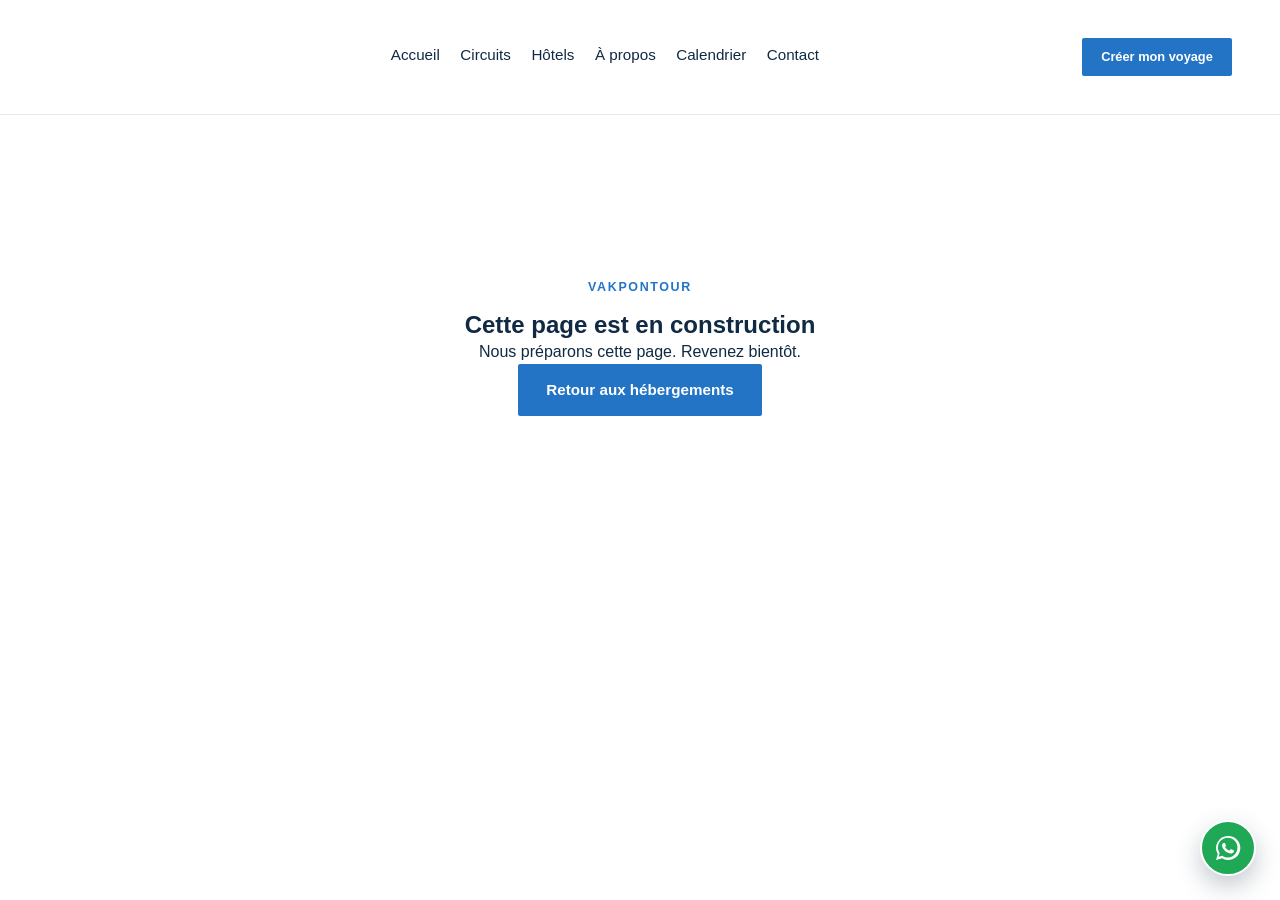
<file: construction.html>
<!doctype html>
<html lang="fr">
  <head>
    <meta charset="UTF-8" />
    <meta name="viewport" content="width=device-width, initial-scale=1.0" />
    <title>Page en construction · VakponTour</title>
    <meta name="description" content="Cette page VakponTour est en construction. Revenez bientôt ou contactez-nous dès maintenant pour votre voyage au Bénin." />
    <meta name="keywords" content="VakponTour, voyage Bénin" />
    <meta name="robots" content="index, follow, max-image-preview:large" />
    <meta name="geo.region" content="BJ" />
    <meta name="geo.placename" content="Bénin" />
    <link rel="canonical" href="https://vakpon-tour.vercel.app/construction.html" />
    <meta property="og:type" content="website" />
    <meta property="og:site_name" content="VakponTour" />
    <meta property="og:locale" content="fr_FR" />
    <meta property="og:title" content="Page en construction · VakponTour" />
    <meta property="og:description" content="Cette page VakponTour est en construction. Revenez bientôt ou contactez-nous dès maintenant pour votre voyage au Bénin." />
    <meta property="og:url" content="https://vakpon-tour.vercel.app/construction.html" />
    <meta property="og:image" content="https://vakpon-tour.vercel.app/images/hero_a_propos.jpg" />
    <meta name="twitter:card" content="summary_large_image" />
    <meta name="twitter:title" content="Page en construction · VakponTour" />
    <meta name="twitter:description" content="Cette page VakponTour est en construction. Revenez bientôt ou contactez-nous dès maintenant pour votre voyage au Bénin." />
    <meta name="twitter:image" content="https://vakpon-tour.vercel.app/images/hero_a_propos.jpg" />
    <link rel="icon" type="image/png" href="images/favicon.png" />

    <link rel="stylesheet" href="css/site.css" />
  </head>
  <body class="inner-page">
    <header class="site-header" id="site-header">
      <a href="index.html" class="logo" aria-label="VakponTour, accueil"></a>
      <nav class="main-nav" id="main-nav" aria-label="Navigation principale">
        <a href="index.html">Accueil</a><a href="circuits.html">Circuits</a
        ><a href="hotels.html">Hôtels</a><a href="about.html">À propos</a
        ><a href="calendar.html">Calendrier</a><a href="contact.html">Contact</a
        ><a href="create-trip.html" class="btn btn-gold nav-cta-mobile"
          >Créer mon voyage</a
        >
      </nav>
      <div class="header-actions">
        <a href="create-trip.html" class="btn btn-gold nav-cta"
          >Créer mon voyage</a
        ><button
          class="burger"
          id="burger"
          aria-label="Ouvrir le menu"
          aria-controls="main-nav"
          aria-expanded="false"
        >
          <span></span><span></span><span></span>
        </button>
      </div>
    </header>
    <div class="nav-backdrop" id="nav-backdrop" aria-hidden="true"></div>
    <main>
      <section
        class="page-section"
        style="
          min-height: 70vh;
          display: grid;
          place-items: center;
          text-align: center;
          padding-top: 10rem;
        "
      >
        <div>
          <span class="eyebrow">VakponTour</span>
          <h1>Cette page est en construction</h1>
          <p>Nous préparons cette page. Revenez bientôt.</p>
          <a href="hebergements.html" class="btn btn-gold"
            >Retour aux hébergements</a
          >
        </div>
      </section>
    </main>
    <script src="js/main.js" defer></script>
  </body>
</html>
</file>
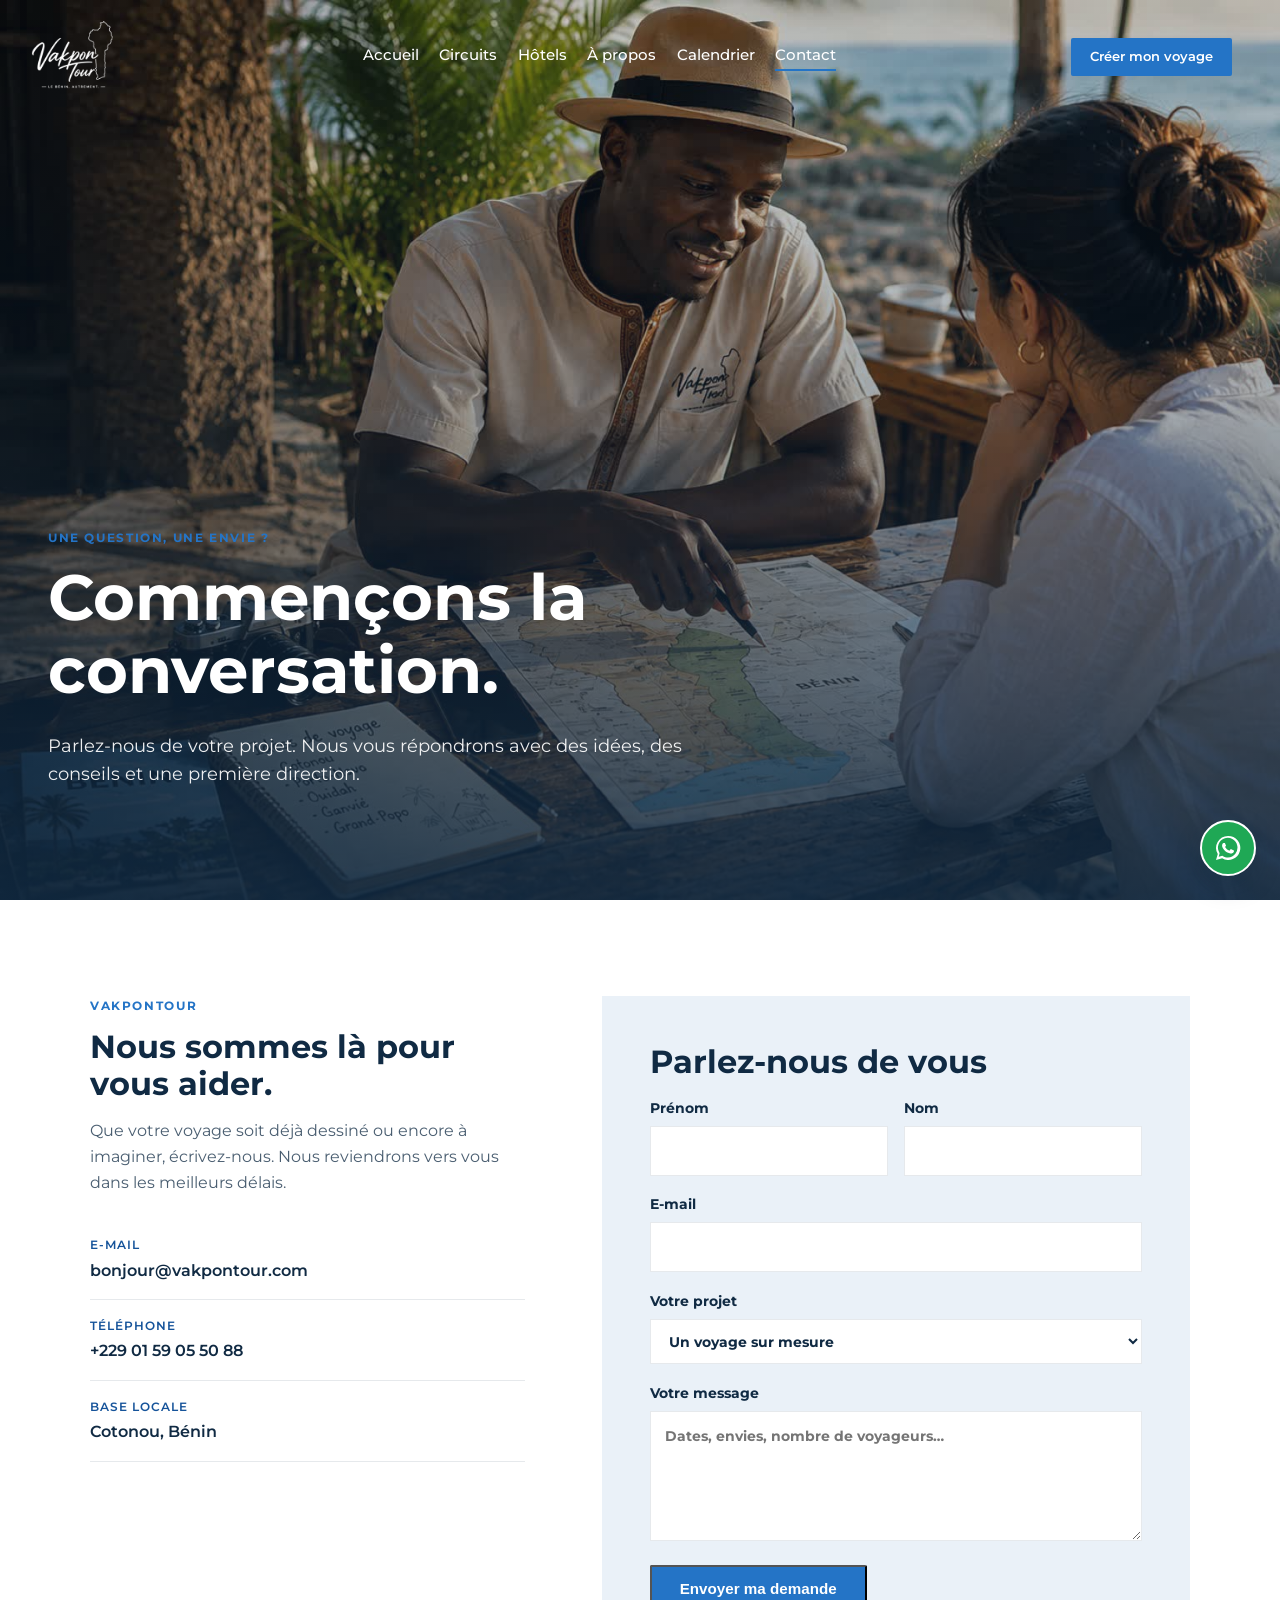
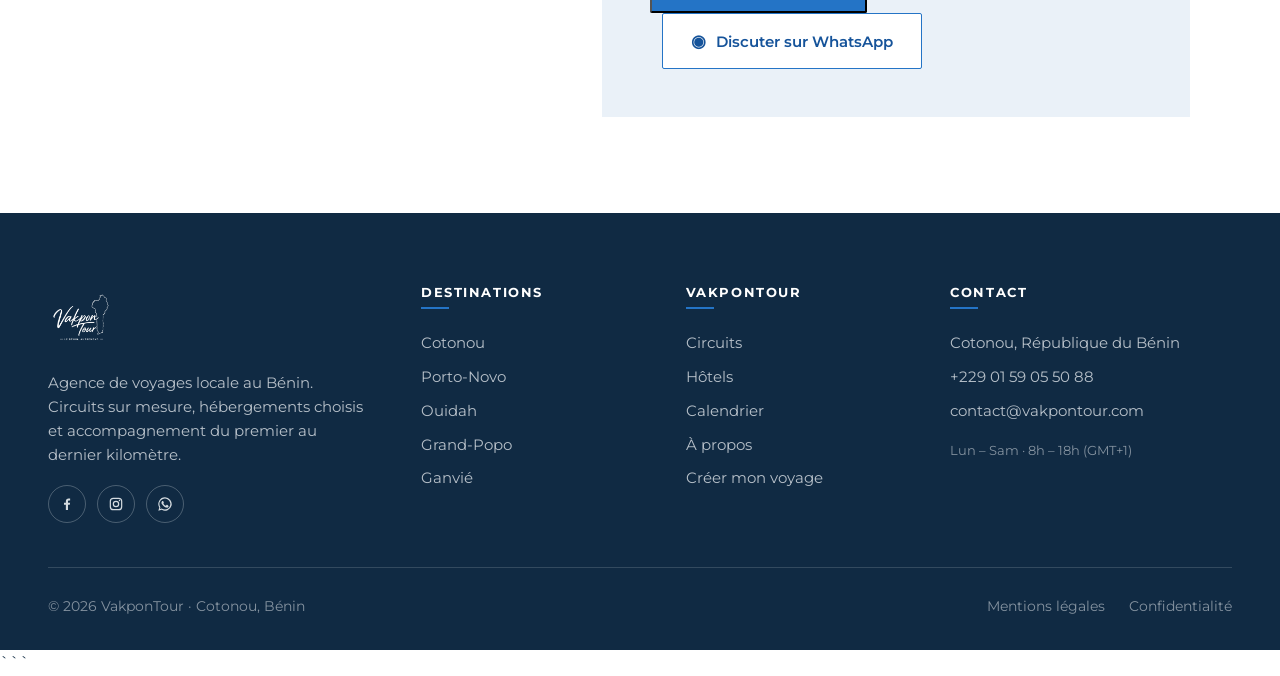
<file: contact.html>
<!DOCTYPE html>
<html lang="fr">

<head>
    <meta charset="UTF-8">
    <meta name="viewport" content="width=device-width, initial-scale=1.0">

    <title>Contact & devis voyage Bénin · VakponTour</title>
    <meta name="description" content="Contactez VakponTour pour votre voyage au Bénin : devis gratuit sur mesure, conseils d'une équipe locale, WhatsApp, email et formulaire de demande de séjour." />
    <meta name="keywords" content="contact agence voyage Bénin, devis voyage Bénin, créer voyage Bénin, WhatsApp agence Bénin, préparer séjour Bénin, question voyage Bénin, VakponTour contact" />
    <meta name="robots" content="index, follow, max-image-preview:large" />
    <meta name="geo.region" content="BJ" />
    <meta name="geo.placename" content="Bénin" />
    <link rel="canonical" href="https://vakpon-tour.vercel.app/contact.html" />
    <meta property="og:type" content="website" />
    <meta property="og:site_name" content="VakponTour" />
    <meta property="og:locale" content="fr_FR" />
    <meta property="og:title" content="Contact & devis voyage Bénin · VakponTour" />
    <meta property="og:description" content="Contactez VakponTour pour votre voyage au Bénin : devis gratuit sur mesure, conseils d'une équipe locale, WhatsApp, email et formulaire de demande de séjour." />
    <meta property="og:url" content="https://vakpon-tour.vercel.app/contact.html" />
    <meta property="og:image" content="https://vakpon-tour.vercel.app/images/hero_a_propos.jpg" />
    <meta name="twitter:card" content="summary_large_image" />
    <meta name="twitter:title" content="Contact & devis voyage Bénin · VakponTour" />
    <meta name="twitter:description" content="Contactez VakponTour pour votre voyage au Bénin : devis gratuit sur mesure, conseils d'une équipe locale, WhatsApp, email et formulaire de demande de séjour." />
    <meta name="twitter:image" content="https://vakpon-tour.vercel.app/images/hero_a_propos.jpg" />
    <link rel="icon" type="image/png" href="images/favicon.png" />

  <script type="application/ld+json">
  {
    "@context": "https://schema.org",
    "@type": "ContactPage",
    "name": "Contact VakponTour",
    "url": "https://vakpon-tour.vercel.app/contact.html"
  }
  </script>

    <!-- Google Fonts -->
    <link rel="preconnect" href="https://fonts.googleapis.com">
    <link rel="preconnect" href="https://fonts.gstatic.com" crossorigin>
    <link
        href="https://fonts.googleapis.com/css2?family=Montserrat:wght@400;500;600;700&display=swap"
        rel="stylesheet"
    >

    <!-- Styles -->
    <link rel="stylesheet" href="css/site.css">
</head>

<body>

    <!-- =========================
         HEADER
    ========================== -->
    <header class="site-header" id="site-header">

        <!-- Logo -->
        <a
            href="index.html"
            class="logo"
            aria-label="VakponTour, accueil"
        >
            <svg viewBox="0 0 260 60">

                <path
                    d="M4 40 Q30 52 56 40 L50 44 Q30 50 10 44 Z"
                    fill="#2474C6"
                />

                <line
                    x1="30"
                    y1="40"
                    x2="30"
                    y2="14"
                    stroke="#102A43"
                    stroke-width="2"
                />

                <path
                    d="M30 15 L46 36 L30 36 Z"
                    fill="#2474C6"
                />

                <text
                    x="70"
                    y="38"
                    font-family="Montserrat, sans-serif"
                    font-weight="700"
                    font-size="24"
                    fill="currentColor"
                >
                    Vakpon<tspan fill="#2474C6">Tour</tspan>
                </text>

            </svg>
        </a>

        <!-- Navigation principale -->
        <nav
            class="main-nav"
            id="main-nav"
            aria-label="Navigation principale"
        >
            <a href="index.html">Accueil</a>
            <a href="circuits.html">Circuits</a>
            <a href="hotels.html">Hôtels</a>

            <a href="about.html">À propos</a>
            <a href="calendar.html">Calendrier</a>
            <a href="contact.html" class="active">Contact</a>

            <!-- CTA mobile -->
            <a
                href="create-trip.html"
                class="btn btn-gold nav-cta-mobile"
            >
                Créer mon voyage
            </a>
        </nav>

        <!-- Actions du header -->
        <div class="header-actions">

            <!-- CTA desktop -->
            <a
                href="create-trip.html"
                class="btn btn-gold nav-cta"
            >
                Créer mon voyage
            </a>

            <!-- Menu burger -->
            <button
                class="burger"
                id="burger"
                aria-label="Ouvrir le menu"
                aria-controls="main-nav"
                aria-expanded="false"
            >
                <span></span>
                <span></span>
                <span></span>
            </button>

        </div>

    </header>

    <!-- Fond du menu mobile -->
    <div
        class="nav-backdrop"
        id="nav-backdrop"
        aria-hidden="true"
    ></div>


    <!-- =========================
         CONTENU PRINCIPAL
    ========================== -->
    <main>

        <!-- Hero -->
        <section class="hero page-hero page-hero-contact">

            <div class="hero-overlay"></div>

            <div class="hero-content page-hero-content page-hero-content--full">

                <span class="eyebrow reveal-up" style="animation-delay:.1s">
                    Une question, une envie ?
                </span>

                <h1 class="reveal-up contact-hero-title" style="animation-delay:.2s">
                    Commençons<br class="contact-mobile-break"> la conversation.
                </h1>

                <p class="reveal-up" style="animation-delay:.35s">
                    Parlez-nous de votre projet. Nous vous répondrons
                    avec des idées, des conseils et une première direction.
                </p>

            </div>

        </section>


        <!-- =========================
             SECTION CONTACT
        ========================== -->
        <section class="page-section">

            <div class="contact-layout">

                <!-- Informations de contact -->
                <div class="contact-details">

                    <span class="eyebrow">
                        VakponTour
                    </span>

                    <h2>
                        Nous sommes là pour vous aider.
                    </h2>

                    <p>
                        Que votre voyage soit déjà dessiné ou encore à
                        imaginer, écrivez-nous. Nous reviendrons vers vous
                        dans les meilleurs délais.
                    </p>

                    <!-- E-mail -->
                    <a
                        class="contact-item"
                        href="mailto:bonjour@vakpontour.com"
                    >
                        <span>E-mail</span>
                        bonjour@vakpontour.com
                    </a>

                    <!-- Téléphone -->
                    <a
                        class="contact-item"
                        href="tel:+2290159055088000"
                    >
                        <span>Téléphone</span>
                        +229 01 59 05 50 88
                    </a>

                    <!-- Localisation -->
                    <div class="contact-item">
                        <span>Base locale</span>
                        Cotonou, Bénin
                    </div>

                </div>


                <!-- =========================
                     FORMULAIRE
                ========================== -->
                <form
                    class="contact-form"
                    id="contact-form"
                    action="#"
                    method="post"
                >

                    <h2>
                        Parlez-nous de vous
                    </h2>

                    <!-- Prénom + Nom -->
                    <div class="form-row">

                        <label class="field">
                            Prénom

                            <input
                                type="text"
                                name="prenom"
                                autocomplete="given-name"
                                required
                            >
                        </label>

                        <label class="field">
                            Nom

                            <input
                                type="text"
                                name="nom"
                                autocomplete="family-name"
                                required
                            >
                        </label>

                    </div>


                    <!-- E-mail -->
                    <label class="field">
                        E-mail

                        <input
                            type="email"
                            name="email"
                            autocomplete="email"
                            required
                        >
                    </label>


                    <!-- Type de projet -->
                    <label class="field">
                        Votre projet

                        <select name="projet">

                            <option>
                                Un voyage sur mesure
                            </option>

                            <option>
                                Un circuit existant
                            </option>

                            <option>
                                Un hébergement
                            </option>

                            <option>
                                Une autre question
                            </option>

                        </select>
                    </label>


                    <!-- Message -->
                    <label class="field">
                        Votre message

                        <textarea
                            name="message"
                            placeholder="Dates, envies, nombre de voyageurs…"
                            required
                        ></textarea>
                    </label>


                    <!-- Bouton -->
                    <button
                        class="btn btn-gold"
                        type="submit"
                    >
                        Envoyer ma demande
                    </button>

                    <a
                        class="btn whatsapp-button"
                        href="https://wa.me/2290159055088?text=Bonjour%20VakponTour%2C%20je%20souhaite%20pr%C3%A9parer%20un%20voyage%20au%20B%C3%A9nin."
                        target="_blank"
                        rel="noopener noreferrer"
                    >
                        <span aria-hidden="true">◉</span> Discuter sur WhatsApp
                    </a>

                </form>

            </div>

        </section>

    </main>


    <!-- =========================
         FOOTER
    ========================== -->
    <footer class="site-footer">
      <div class="footer-grid">
        <div class="footer-brand">
          <img class="footer-logo" loading="lazy" decoding="async" src="images/logo-vakpontour-white.png" alt="VakponTour">
          <p class="footer-tagline">Agence de voyages locale au Bénin. Circuits sur mesure, hébergements choisis et accompagnement du premier au dernier kilomètre.</p>
          <div class="footer-social">
            <a href="#" aria-label="Facebook"><svg viewBox="0 0 24 24" width="16" height="16" fill="currentColor" aria-hidden="true"><path d="M13.5 21v-8h2.7l.4-3h-3.1V8.1c0-.9.3-1.5 1.6-1.5h1.6V3.9c-.3 0-1.3-.1-2.4-.1-2.4 0-4 1.4-4 4.1V10H7.5v3h2.8v8h3.2z"/></svg></a>
            <a href="#" aria-label="Instagram"><svg viewBox="0 0 24 24" width="16" height="16" fill="none" stroke="currentColor" stroke-width="1.8" aria-hidden="true"><rect x="3.5" y="3.5" width="17" height="17" rx="4.5"/><circle cx="12" cy="12" r="4"/><circle cx="17.2" cy="6.8" r="1" fill="currentColor" stroke="none"/></svg></a>
            <a href="https://wa.me/2290159055088?text=Bonjour%20VakponTour%2C%20je%20souhaite%20pr%C3%A9parer%20un%20voyage%20au%20B%C3%A9nin." target="_blank" rel="noopener noreferrer" aria-label="WhatsApp"><svg viewBox="0 0 24 24" width="16" height="16" fill="currentColor" aria-hidden="true"><path d="M12 2a10 10 0 0 0-8.6 15.1L2 22l5.1-1.3A10 10 0 1 0 12 2zm0 18.2c-1.6 0-3.1-.4-4.4-1.2l-.3-.2-3 .8.8-2.9-.2-.3A8.2 8.2 0 1 1 12 20.2zm4.6-6.1c-.3-.1-1.5-.7-1.7-.8-.2-.1-.4-.1-.6.1-.2.3-.7.8-.8 1-.1.2-.3.2-.5.1a6.7 6.7 0 0 1-3.3-2.9c-.3-.4 0-.5.1-.7l.4-.5c.1-.2.1-.3 0-.5-.1-.1-.6-1.4-.8-1.9-.2-.5-.4-.4-.6-.4h-.5c-.2 0-.5.1-.7.3-.2.3-.9.9-.9 2.2s1 2.5 1.1 2.7c.1.2 1.9 2.9 4.6 4 .6.3 1.1.4 1.5.6.6.2 1.2.2 1.6.1.5-.1 1.5-.6 1.7-1.2.2-.6.2-1.1.2-1.2-.1-.2-.3-.2-.6-.4z"/></svg></a>
          </div>
        </div>
        <nav class="footer-col" aria-label="Destinations">
          <h3>Destinations</h3>
          <a href="circuits.html#cotonou">Cotonou</a>
          <a href="circuits.html#porto-novo">Porto-Novo</a>
          <a href="circuits.html#ouidah">Ouidah</a>
          <a href="circuits.html#grand-popo">Grand-Popo</a>
          <a href="circuits.html#ganvie">Ganvié</a>
        </nav>
        <nav class="footer-col" aria-label="VakponTour">
          <h3>VakponTour</h3>
          <a href="circuits.html">Circuits</a>
          <a href="hotels.html">Hôtels</a>
          <a href="calendar.html">Calendrier</a>

          <a href="about.html">À propos</a>
          <a href="create-trip.html">Créer mon voyage</a>
        </nav>
        <div class="footer-col footer-contact">
          <h3>Contact</h3>
          <address>
            Cotonou, République du Bénin
          </address>
          <a href="tel:+2290159055088000">+229 01 59 05 50 88</a>
          <a href="mailto:contact@vakpontour.com">contact@vakpontour.com</a>
          <p class="footer-hours">Lun – Sam · 8h – 18h (GMT+1)</p>
        </div>
      </div>
      <div class="footer-bottom">
        <p>© 2026 VakponTour · Cotonou, Bénin</p>
        <div class="footer-legal">
          <a href="#">Mentions légales</a>
          <a href="#">Confidentialité</a>
        </div>
      </div>
    </footer>


    <!-- JavaScript -->
    <script src="js/main.js" defer></script>

</body>
</html>
```
</file>
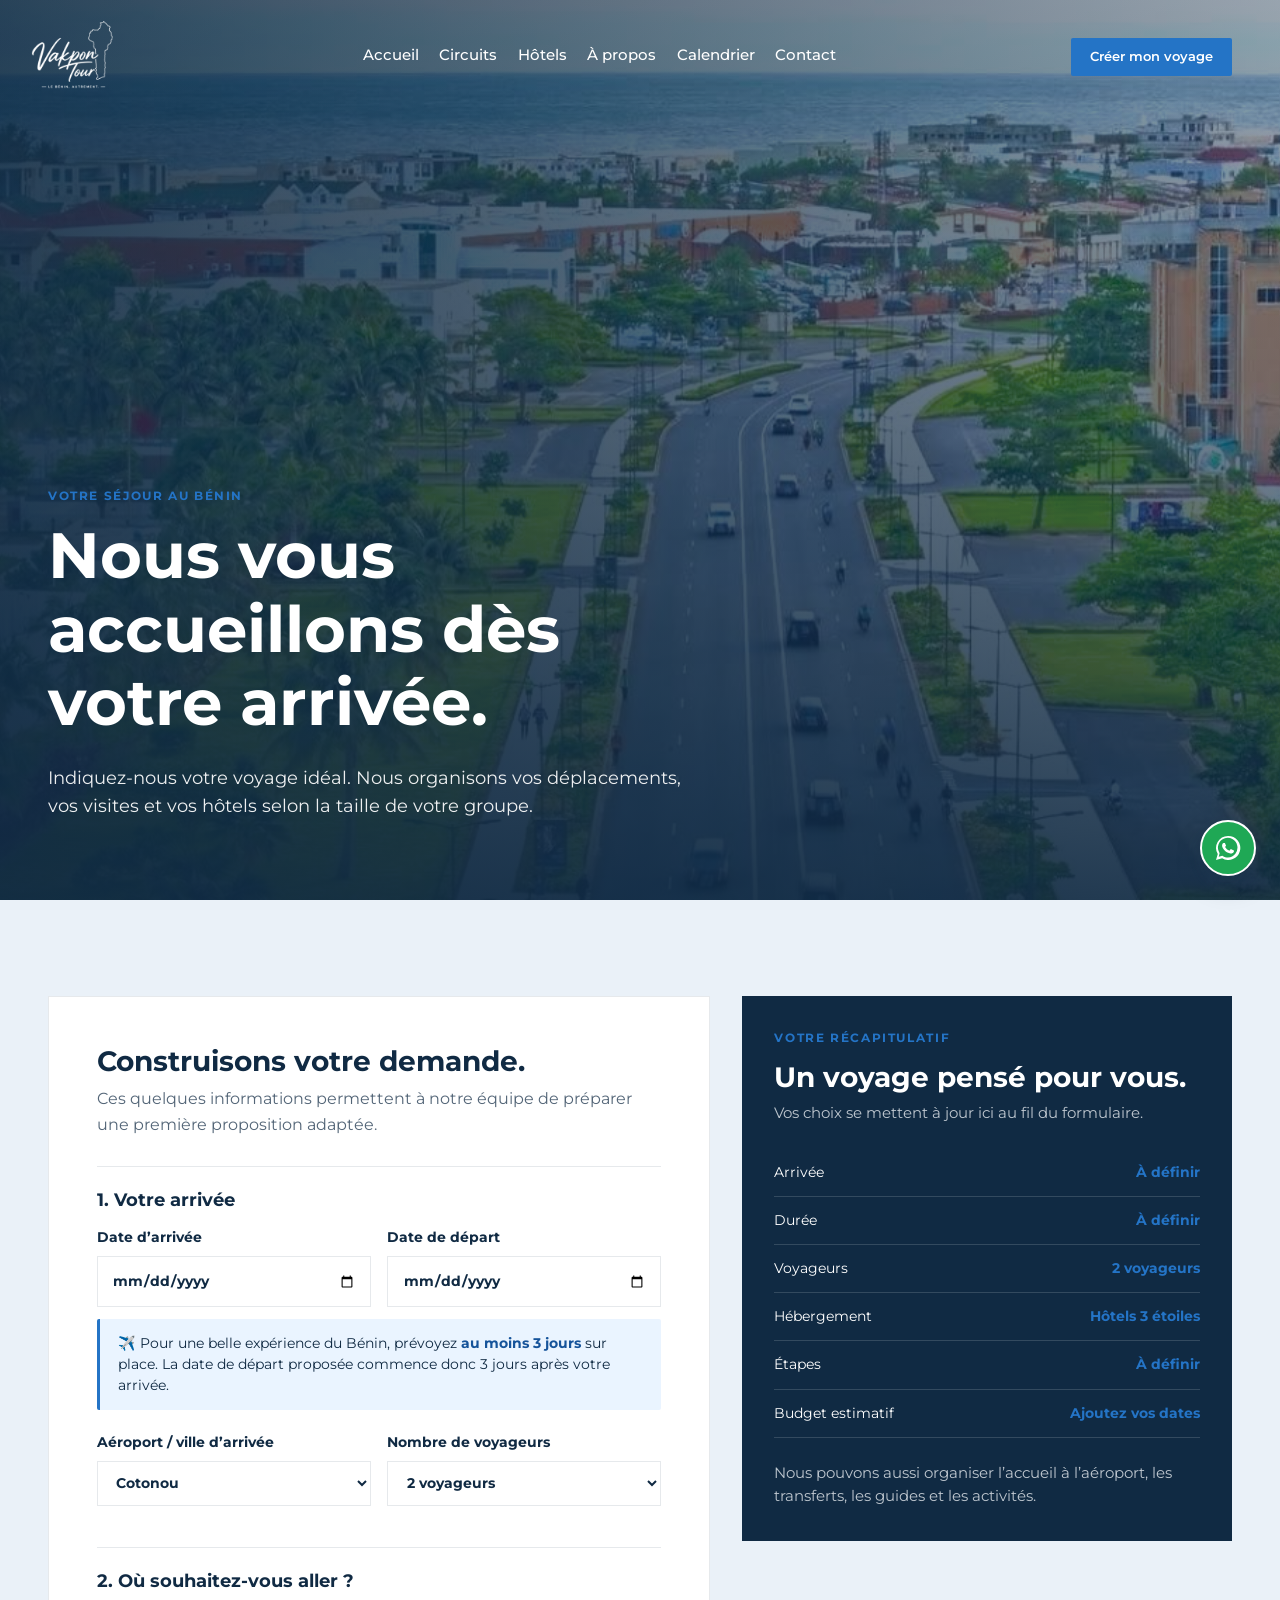
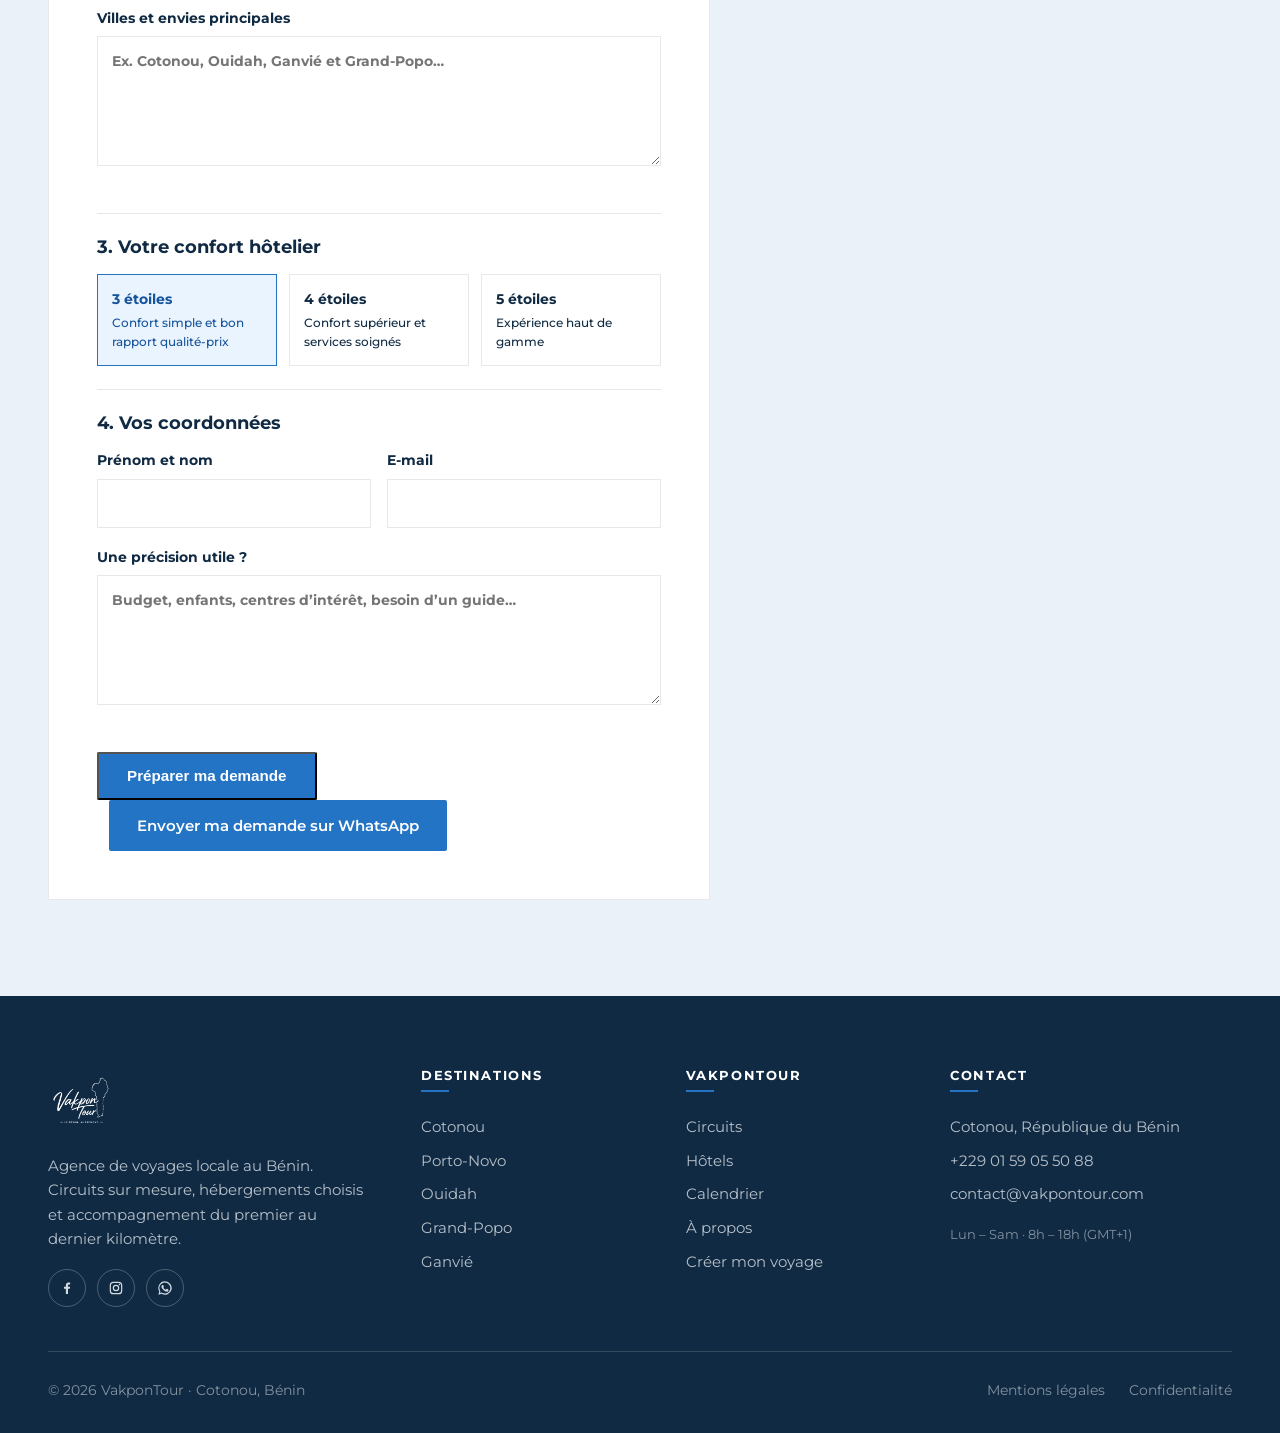
<file: create-trip.html>
<!DOCTYPE html>
<html lang="fr"><head><meta charset="UTF-8"><meta name="viewport" content="width=device-width, initial-scale=1.0"><title>Créer mon voyage sur mesure au Bénin · VakponTour</title><meta name="description" content="Construisez votre séjour sur mesure au Bénin en 3 étapes : dates, destinations (Cotonou, Ouidah, Ganvié, Grand-Popo), confort. Réponse rapide de notre équipe locale." />
    <meta name="keywords" content="voyage sur mesure Bénin, créer mon voyage, séjour personnalisé Bénin, construire itinéraire Bénin, voyage à la carte Afrique de l'Ouest, devis circuit Bénin" />
    <meta name="robots" content="index, follow, max-image-preview:large" />
    <meta name="geo.region" content="BJ" />
    <meta name="geo.placename" content="Bénin" />
    <link rel="canonical" href="https://vakpon-tour.vercel.app/create-trip.html" />
    <meta property="og:type" content="website" />
    <meta property="og:site_name" content="VakponTour" />
    <meta property="og:locale" content="fr_FR" />
    <meta property="og:title" content="Créer mon voyage sur mesure au Bénin · VakponTour" />
    <meta property="og:description" content="Construisez votre séjour sur mesure au Bénin en 3 étapes : dates, destinations (Cotonou, Ouidah, Ganvié, Grand-Popo), confort. Réponse rapide de notre équipe locale." />
    <meta property="og:url" content="https://vakpon-tour.vercel.app/create-trip.html" />
    <meta property="og:image" content="https://vakpon-tour.vercel.app/images/hero_a_propos.jpg" />
    <meta name="twitter:card" content="summary_large_image" />
    <meta name="twitter:title" content="Créer mon voyage sur mesure au Bénin · VakponTour" />
    <meta name="twitter:description" content="Construisez votre séjour sur mesure au Bénin en 3 étapes : dates, destinations (Cotonou, Ouidah, Ganvié, Grand-Popo), confort. Réponse rapide de notre équipe locale." />
    <meta name="twitter:image" content="https://vakpon-tour.vercel.app/images/hero_a_propos.jpg" />
    <link rel="icon" type="image/png" href="images/favicon.png" />
<link rel="preconnect" href="https://fonts.googleapis.com"><link rel="preconnect" href="https://fonts.gstatic.com" crossorigin><link href="https://fonts.googleapis.com/css2?family=Montserrat:wght@400;500;600;700&display=swap" rel="stylesheet"><link rel="stylesheet" href="css/site.css"></head>
<body><header class="site-header" id="site-header"><a href="index.html" class="logo" aria-label="VakponTour, accueil"></a><nav class="main-nav" id="main-nav" aria-label="Navigation principale"><a href="index.html">Accueil</a><a href="circuits.html">Circuits</a><a href="hotels.html">Hôtels</a><a href="about.html">À propos</a><a href="calendar.html">Calendrier</a><a href="contact.html">Contact</a><a href="create-trip.html" class="btn btn-gold nav-cta-mobile">Créer mon voyage</a></nav><div class="header-actions"><a href="create-trip.html" class="btn btn-gold nav-cta">Créer mon voyage</a><button class="burger" id="burger" aria-label="Ouvrir le menu" aria-controls="main-nav" aria-expanded="false"><span></span><span></span><span></span></button></div></header><div class="nav-backdrop" id="nav-backdrop" aria-hidden="true"></div>
<main><section class="hero page-hero trip-hero"><div class="hero-overlay"></div><div class="page-hero-content page-hero-content--full"><span class="eyebrow">Votre séjour au Bénin</span><h1>Nous vous accueillons dès votre arrivée.</h1><p>Indiquez-nous votre voyage idéal. Nous organisons vos déplacements, vos visites et vos hôtels selon la taille de votre groupe.</p></div></section><section class="page-section page-section--soft"><div class="trip-layout"><form class="trip-form" id="trip-form"><h2>Construisons votre demande.</h2><p>Ces quelques informations permettent à notre équipe de préparer une première proposition adaptée.</p><div class="form-section"><h3>1. Votre arrivée</h3><div class="form-row"><label class="field">Date d’arrivée<input type="date" name="arrival" id="arrival" required></label><label class="field">Date de départ<input type="date" name="departure" id="departure" required></label></div><p class="trip-note">✈️ Pour une belle expérience du Bénin, prévoyez <strong>au moins 3 jours</strong> sur place. La date de départ proposée commence donc 3 jours après votre arrivée.</p><div class="form-row"><label class="field">Aéroport / ville d’arrivée<select name="arrivalPlace"><option>Cotonou</option><option>Porto-Novo</option><option>Autre (à préciser)</option></select></label><label class="field">Nombre de voyageurs<select name="travellers"><option value="1">1 voyageur</option><option value="2" selected>2 voyageurs</option><option value="3-4">3 à 4 voyageurs</option><option value="5-8">5 à 8 voyageurs</option><option value="9+">9 voyageurs ou plus</option></select></label></div></div><div class="form-section"><h3>2. Où souhaitez-vous aller ?</h3><label class="field">Villes et envies principales<textarea name="cities" placeholder="Ex. Cotonou, Ouidah, Ganvié et Grand-Popo…" required></textarea></label></div><div class="form-section"><h3>3. Votre confort hôtelier</h3><div class="choice-grid"><div><input type="radio" id="hotel3" name="hotel" value="Hôtels 3 étoiles" checked><label for="hotel3">3 étoiles<small>Confort simple et bon rapport qualité-prix</small></label></div><div><input type="radio" id="hotel4" name="hotel" value="Hôtels 4 étoiles"><label for="hotel4">4 étoiles<small>Confort supérieur et services soignés</small></label></div><div><input type="radio" id="hotel5" name="hotel" value="Hôtels 5 étoiles"><label for="hotel5">5 étoiles<small>Expérience haut de gamme</small></label></div></div></div><div class="form-section"><h3>4. Vos coordonnées</h3><div class="form-row"><label class="field">Prénom et nom<input type="text" name="name" autocomplete="name" required></label><label class="field">E-mail<input type="email" name="email" autocomplete="email" required></label></div><label class="field">Une précision utile ?<textarea name="details" placeholder="Budget, enfants, centres d’intérêt, besoin d’un guide…"></textarea></label></div><button type="submit" class="btn btn-gold">Préparer ma demande</button><div class="trip-success" id="trip-success" role="status">Votre demande est prête. Notre équipe pourra vous recontacter avec une proposition personnalisée.</div></form><aside class="trip-summary" aria-live="polite"><span class="eyebrow">Votre récapitulatif</span><h2>Un voyage pensé pour vous.</h2><p>Vos choix se mettent à jour ici au fil du formulaire.</p><ul class="summary-list"><li><span>Arrivée</span><strong id="summary-arrival">À définir</strong></li><li><span>Voyageurs</span><strong id="summary-travellers">2 voyageurs</strong></li><li><span>Hébergement</span><strong id="summary-hotel">Hôtels 3 étoiles</strong></li><li><span>Étapes</span><strong id="summary-cities">À définir</strong></li></ul><p>Nous pouvons aussi organiser l’accueil à l’aéroport, les transferts, les guides et les activités.</p></aside></div></section></main><footer class="site-footer">
      <div class="footer-grid">
        <div class="footer-brand">
          <img class="footer-logo" loading="lazy" decoding="async" src="images/logo-vakpontour-white.png" alt="VakponTour">
          <p class="footer-tagline">Agence de voyages locale au Bénin. Circuits sur mesure, hébergements choisis et accompagnement du premier au dernier kilomètre.</p>
          <div class="footer-social">
            <a href="#" aria-label="Facebook"><svg viewBox="0 0 24 24" width="16" height="16" fill="currentColor" aria-hidden="true"><path d="M13.5 21v-8h2.7l.4-3h-3.1V8.1c0-.9.3-1.5 1.6-1.5h1.6V3.9c-.3 0-1.3-.1-2.4-.1-2.4 0-4 1.4-4 4.1V10H7.5v3h2.8v8h3.2z"/></svg></a>
            <a href="#" aria-label="Instagram"><svg viewBox="0 0 24 24" width="16" height="16" fill="none" stroke="currentColor" stroke-width="1.8" aria-hidden="true"><rect x="3.5" y="3.5" width="17" height="17" rx="4.5"/><circle cx="12" cy="12" r="4"/><circle cx="17.2" cy="6.8" r="1" fill="currentColor" stroke="none"/></svg></a>
            <a href="https://wa.me/2290159055088?text=Bonjour%20VakponTour%2C%20je%20souhaite%20pr%C3%A9parer%20un%20voyage%20au%20B%C3%A9nin." target="_blank" rel="noopener noreferrer" aria-label="WhatsApp"><svg viewBox="0 0 24 24" width="16" height="16" fill="currentColor" aria-hidden="true"><path d="M12 2a10 10 0 0 0-8.6 15.1L2 22l5.1-1.3A10 10 0 1 0 12 2zm0 18.2c-1.6 0-3.1-.4-4.4-1.2l-.3-.2-3 .8.8-2.9-.2-.3A8.2 8.2 0 1 1 12 20.2zm4.6-6.1c-.3-.1-1.5-.7-1.7-.8-.2-.1-.4-.1-.6.1-.2.3-.7.8-.8 1-.1.2-.3.2-.5.1a6.7 6.7 0 0 1-3.3-2.9c-.3-.4 0-.5.1-.7l.4-.5c.1-.2.1-.3 0-.5-.1-.1-.6-1.4-.8-1.9-.2-.5-.4-.4-.6-.4h-.5c-.2 0-.5.1-.7.3-.2.3-.9.9-.9 2.2s1 2.5 1.1 2.7c.1.2 1.9 2.9 4.6 4 .6.3 1.1.4 1.5.6.6.2 1.2.2 1.6.1.5-.1 1.5-.6 1.7-1.2.2-.6.2-1.1.2-1.2-.1-.2-.3-.2-.6-.4z"/></svg></a>
          </div>
        </div>
        <nav class="footer-col" aria-label="Destinations">
          <h3>Destinations</h3>
          <a href="circuits.html#cotonou">Cotonou</a>
          <a href="circuits.html#porto-novo">Porto-Novo</a>
          <a href="circuits.html#ouidah">Ouidah</a>
          <a href="circuits.html#grand-popo">Grand-Popo</a>
          <a href="circuits.html#ganvie">Ganvié</a>
        </nav>
        <nav class="footer-col" aria-label="VakponTour">
          <h3>VakponTour</h3>
          <a href="circuits.html">Circuits</a>
          <a href="hotels.html">Hôtels</a>
          <a href="calendar.html">Calendrier</a>

          <a href="about.html">À propos</a>
          <a href="create-trip.html">Créer mon voyage</a>
        </nav>
        <div class="footer-col footer-contact">
          <h3>Contact</h3>
          <address>
            Cotonou, République du Bénin
          </address>
          <a href="tel:+2290159055088000">+229 01 59 05 50 88</a>
          <a href="mailto:contact@vakpontour.com">contact@vakpontour.com</a>
          <p class="footer-hours">Lun – Sam · 8h – 18h (GMT+1)</p>
        </div>
      </div>
      <div class="footer-bottom">
        <p>© 2026 VakponTour · Cotonou, Bénin</p>
        <div class="footer-legal">
          <a href="#">Mentions légales</a>
          <a href="#">Confidentialité</a>
        </div>
      </div>
    </footer>  <script src="js/main.js" defer></script></body></html>
</file>
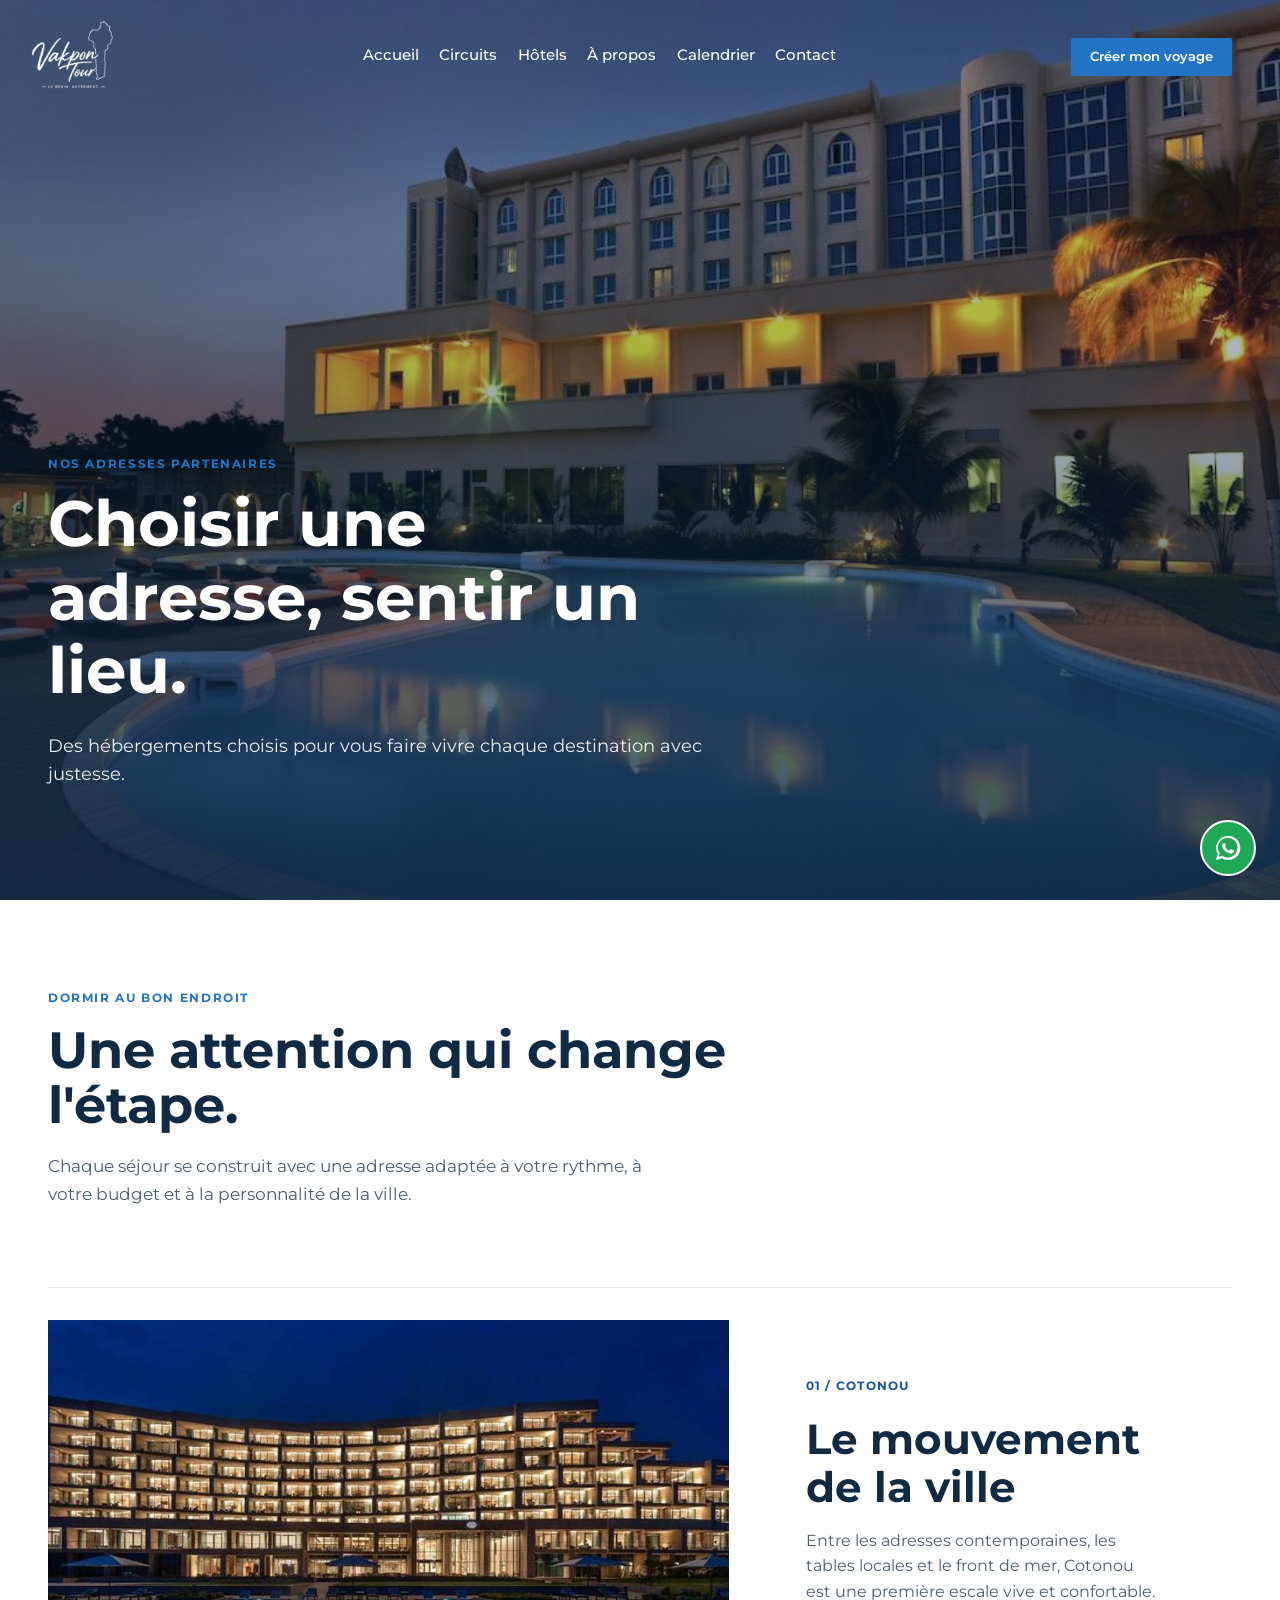
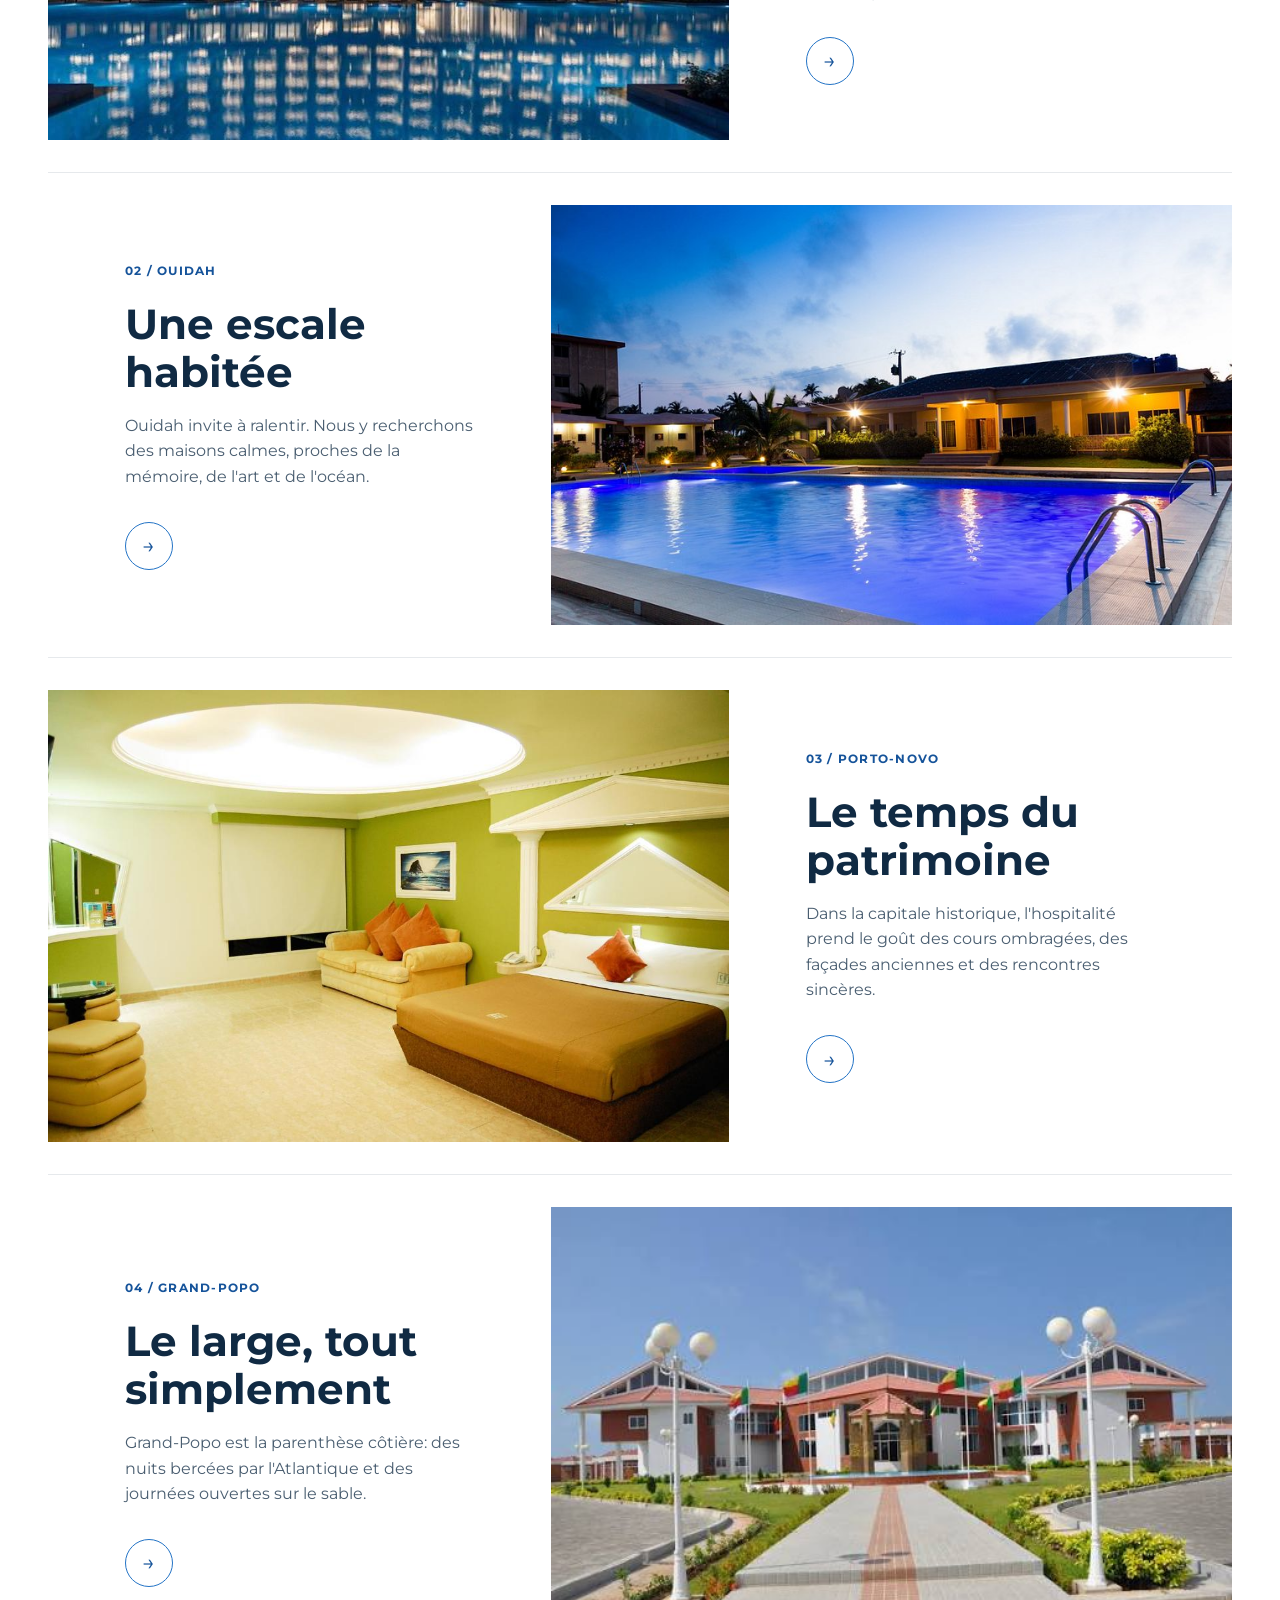
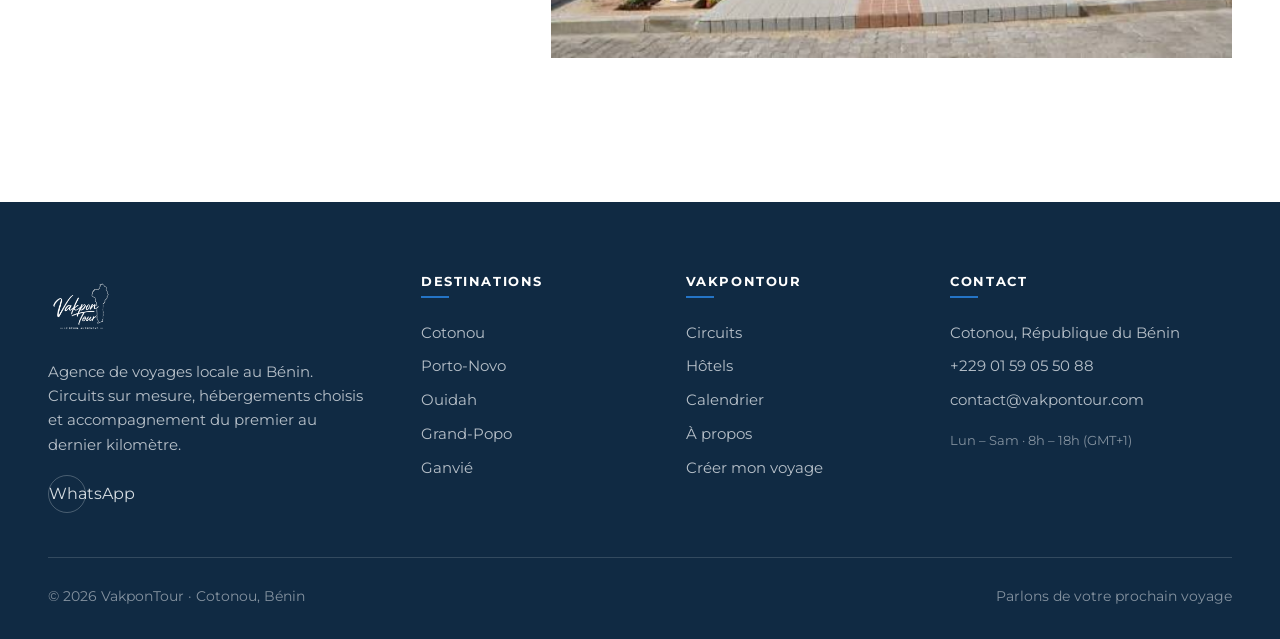
<file: hebergements.html>
<!DOCTYPE html>
<html lang="fr">
<head>
  <meta charset="UTF-8">
  <meta name="viewport" content="width=device-width, initial-scale=1.0">
  <title>Hébergements par ville au Bénin · Cotonou, Ouidah, Porto-Novo, Grand-Popo | VakponTour</title>
  <meta name="description" content="Notre sélection d'hébergements au Bénin ville par ville : Cotonou, Ouidah, Porto-Novo et Grand-Popo. Adresses confortables et sincères choisies par une équipe locale." />
    <meta name="keywords" content="hébergement Bénin, dormir Cotonou, hôtel de charme Ouidah, séjour Porto-Novo, hébergement Grand-Popo, Voyage Bénin confort, guesthouse Bénin" />
    <meta name="robots" content="index, follow, max-image-preview:large" />
    <meta name="geo.region" content="BJ" />
    <meta name="geo.placename" content="Bénin" />
    <link rel="canonical" href="https://vakpon-tour.vercel.app/hebergements.html" />
    <meta property="og:type" content="website" />
    <meta property="og:site_name" content="VakponTour" />
    <meta property="og:locale" content="fr_FR" />
    <meta property="og:title" content="Hébergements par ville au Bénin · Cotonou, Ouidah, Porto-Novo, Grand-Popo | VakponTour" />
    <meta property="og:description" content="Notre sélection d'hébergements au Bénin ville par ville : Cotonou, Ouidah, Porto-Novo et Grand-Popo. Adresses confortables et sincères choisies par une équipe locale." />
    <meta property="og:url" content="https://vakpon-tour.vercel.app/hebergements.html" />
    <meta property="og:image" content="https://vakpon-tour.vercel.app/images/hero_a_propos.jpg" />
    <meta name="twitter:card" content="summary_large_image" />
    <meta name="twitter:title" content="Hébergements par ville au Bénin · Cotonou, Ouidah, Porto-Novo, Grand-Popo | VakponTour" />
    <meta name="twitter:description" content="Notre sélection d'hébergements au Bénin ville par ville : Cotonou, Ouidah, Porto-Novo et Grand-Popo. Adresses confortables et sincères choisies par une équipe locale." />
    <meta name="twitter:image" content="https://vakpon-tour.vercel.app/images/hero_a_propos.jpg" />
    <link rel="icon" type="image/png" href="images/favicon.png" />

  <link rel="preconnect" href="https://fonts.googleapis.com">
  <link rel="preconnect" href="https://fonts.gstatic.com" crossorigin>
  <link href="https://fonts.googleapis.com/css2?family=Montserrat:wght@400;500;600;700&display=swap" rel="stylesheet">
  <link rel="preload" as="image" href="images/hero_page_hebergement.jpg" />
  <link rel="stylesheet" href="css/site.css">
</head>
<body class="inner-page stays-page">
  <header class="site-header" id="site-header">
    <a href="index.html" class="logo" aria-label="VakponTour, accueil"></a>
    <nav class="main-nav" id="main-nav" aria-label="Navigation principale">
      <a href="index.html">Accueil</a>
      <a href="circuits.html">Circuits</a>
      <a href="hotels.html" class="active">Hôtels</a>
      <a href="about.html">À propos</a>
      <a href="calendar.html">Calendrier</a>
      <a href="contact.html">Contact</a>
      <a href="create-trip.html" class="btn btn-gold nav-cta-mobile">Créer mon voyage</a>
    </nav>
    <div class="header-actions">
      <a href="create-trip.html" class="btn btn-gold nav-cta">Créer mon voyage</a>
      <button class="burger" id="burger" aria-label="Ouvrir le menu" aria-controls="main-nav" aria-expanded="false"><span></span><span></span><span></span></button>
    </div>
  </header>
  <div class="nav-backdrop" id="nav-backdrop" aria-hidden="true"></div>

  <main>
    <section class="hero page-hero stays-hero">
      <div class="hero-overlay"></div>
      <div class="hero-content page-hero-content page-hero-content--full">
        <span class="eyebrow reveal-up" style="animation-delay:.1s">Nos adresses partenaires</span>
        <h1 class="reveal-up" style="animation-delay:.2s">Choisir une adresse, sentir un lieu.</h1>
        <p class="reveal-up" style="animation-delay:.35s">Des hébergements choisis pour vous faire vivre chaque destination avec justesse.</p>
      </div>
    </section>

    <section class="stays-intro">
      <span class="eyebrow">Dormir au bon endroit</span>
      <h2>Une attention qui change l'étape.</h2>
      <p>Chaque séjour se construit avec une adresse adaptée à votre rythme, à votre budget et à la personnalité de la ville.</p>
    </section>

    <section class="stays-grid" aria-label="Hébergements par ville">
      <article class="stay-card">
        <div class="stay-photo-space"><img loading="lazy" decoding="async" src="images/hotel_cotonou.jpg" alt="Hébergement sélectionné à Cotonou"></div>
        <div class="stay-card-copy"><span class="stay-index">01 / Cotonou</span><h2>Le mouvement de la ville</h2><p>Entre les adresses contemporaines, les tables locales et le front de mer, Cotonou est une première escale vive et confortable.</p><a class="stay-arrow" href="construction.html" aria-label="Découvrir les hôtels à Cotonou">→</a></div>
      </article>
      <article class="stay-card stay-card--inverse">
        <div class="stay-photo-space"><img loading="lazy" decoding="async" src="images/hotel_ouidah.jpg" alt="Hébergement sélectionné à Ouidah"></div>
        <div class="stay-card-copy"><span class="stay-index">02 / Ouidah</span><h2>Une escale habitée</h2><p>Ouidah invite à ralentir. Nous y recherchons des maisons calmes, proches de la mémoire, de l'art et de l'océan.</p><a class="stay-arrow" href="construction.html" aria-label="Découvrir les hôtels à Ouidah">→</a></div>
      </article>
      <article class="stay-card">
        <div class="stay-photo-space"><img loading="lazy" decoding="async" src="images/hotel_porto_novo.jpg" alt="Hébergement sélectionné à Porto-Novo"></div>
        <div class="stay-card-copy"><span class="stay-index">03 / Porto-Novo</span><h2>Le temps du patrimoine</h2><p>Dans la capitale historique, l'hospitalité prend le goût des cours ombragées, des façades anciennes et des rencontres sincères.</p><a class="stay-arrow" href="construction.html" aria-label="Découvrir les hôtels à Porto-Novo">→</a></div>
      </article>
      <article class="stay-card stay-card--inverse">
        <div class="stay-photo-space"><img loading="lazy" decoding="async" src="images/hotel_grand_popo.jpeg" alt="Hébergement sélectionné à Grand-Popo"></div>
        <div class="stay-card-copy"><span class="stay-index">04 / Grand-Popo</span><h2>Le large, tout simplement</h2><p>Grand-Popo est la parenthèse côtière: des nuits bercées par l'Atlantique et des journées ouvertes sur le sable.</p><a class="stay-arrow" href="construction.html" aria-label="Découvrir les hôtels à Grand-Popo">→</a></div>
      </article>
    </section>
  </main>

  <footer class="site-footer">
    <div class="footer-grid">
      <div class="footer-brand">
        <img class="footer-logo" loading="lazy" decoding="async" src="images/logo-vakpontour-white.png" alt="VakponTour">
        <p class="footer-tagline">Agence de voyages locale au Bénin. Circuits sur mesure, hébergements choisis et accompagnement du premier au dernier kilomètre.</p>
        <div class="footer-social">
          <a href="https://wa.me/2290159055088?text=Bonjour%20VakponTour%2C%20je%20souhaite%20pr%C3%A9parer%20un%20voyage%20au%20B%C3%A9nin." target="_blank" rel="noopener noreferrer" aria-label="WhatsApp">WhatsApp</a>
        </div>
      </div>
      <nav class="footer-col" aria-label="Destinations">
        <h3>Destinations</h3>
        <a href="circuits.html#cotonou">Cotonou</a>
        <a href="circuits.html#porto-novo">Porto-Novo</a>
        <a href="circuits.html#ouidah">Ouidah</a>
        <a href="circuits.html#grand-popo">Grand-Popo</a>
        <a href="circuits.html#ganvie">Ganvié</a>
      </nav>
      <nav class="footer-col" aria-label="VakponTour">
        <h3>VakponTour</h3>
        <a href="circuits.html">Circuits</a>
        <a href="hotels.html">Hôtels</a>
        <a href="calendar.html">Calendrier</a>
        <a href="about.html">À propos</a>
        <a href="create-trip.html">Créer mon voyage</a>
      </nav>
      <div class="footer-col footer-contact">
        <h3>Contact</h3>
        <address>Cotonou, République du Bénin</address>
        <a href="tel:+2290159055088">+229 01 59 05 50 88</a>
        <a href="mailto:contact@vakpontour.com">contact@vakpontour.com</a>
        <p class="footer-hours">Lun – Sam · 8h – 18h (GMT+1)</p>
      </div>
    </div>
    <div class="footer-bottom">
      <span>© 2026 VakponTour · Cotonou, Bénin</span>
      <a href="contact.html">Parlons de votre prochain voyage</a>
    </div>
  </footer>
  <script src="js/main.js" defer></script>
</body>
</html>
</file>
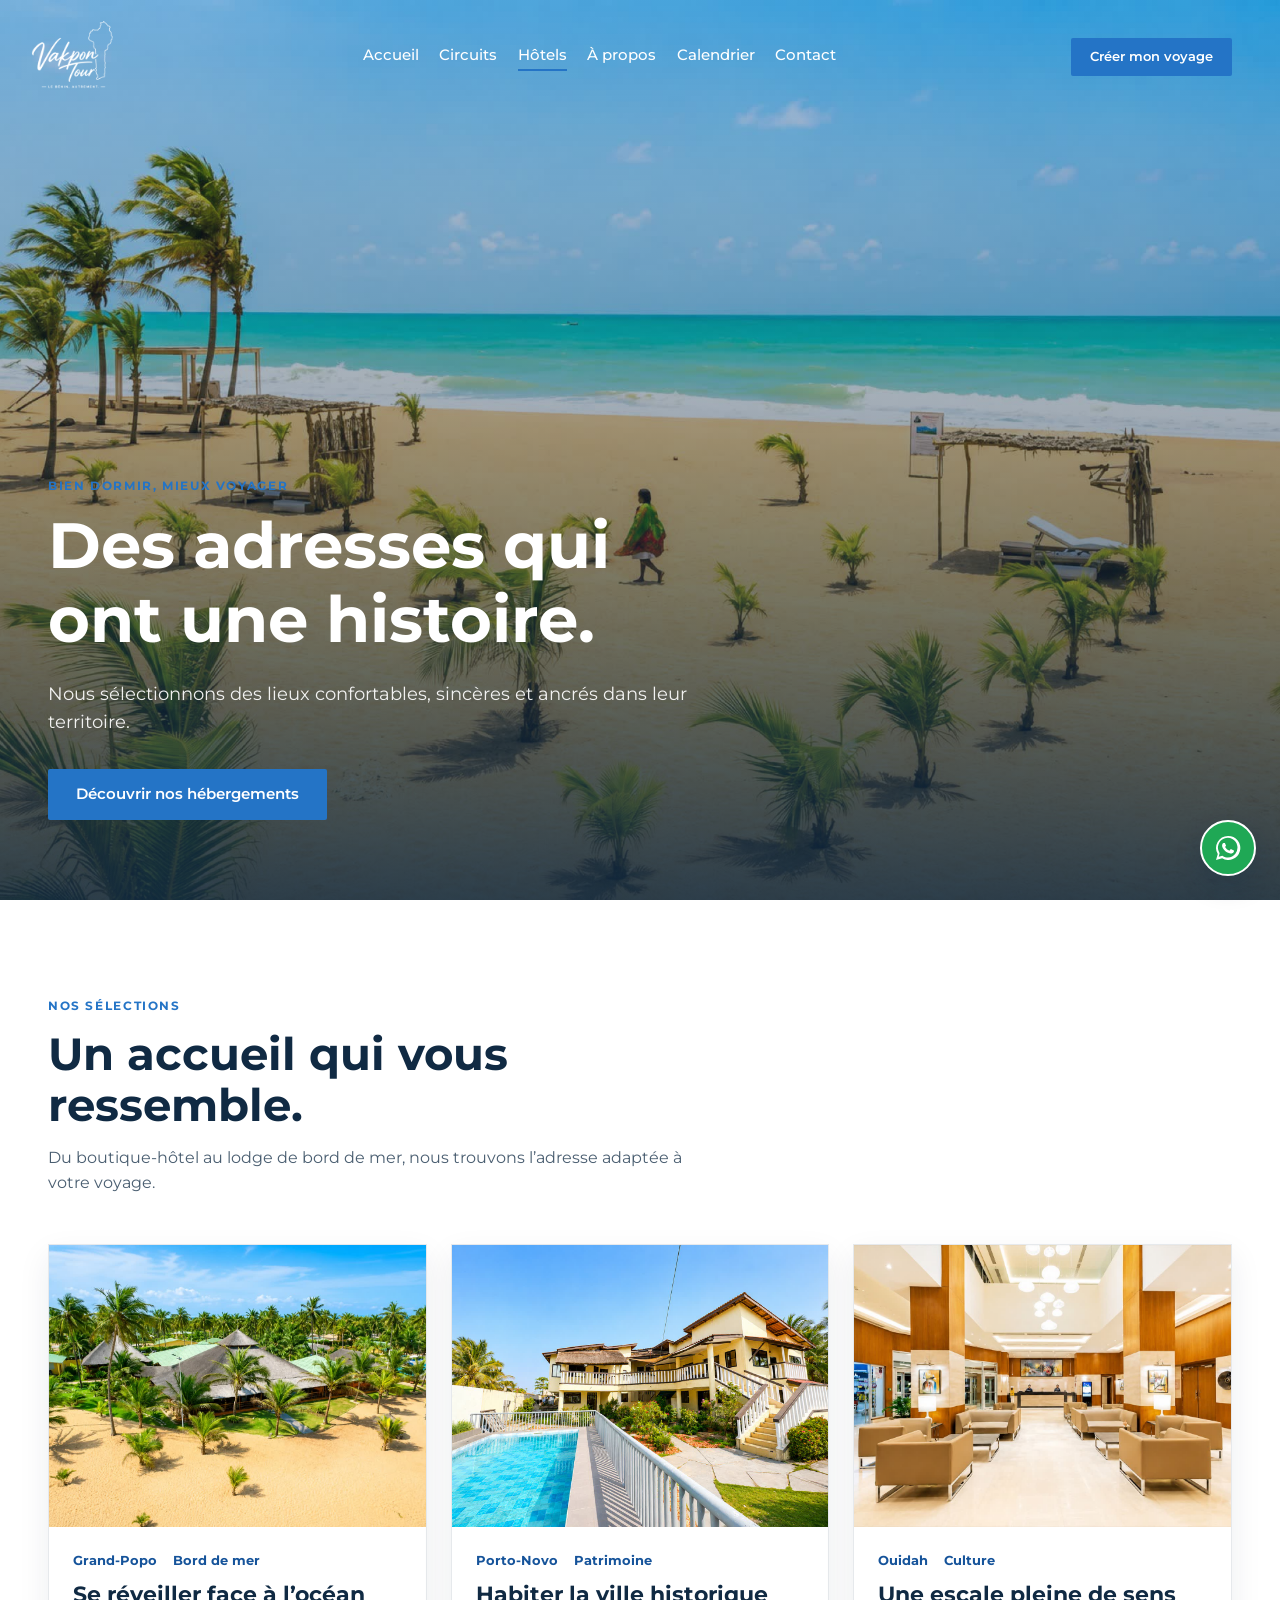
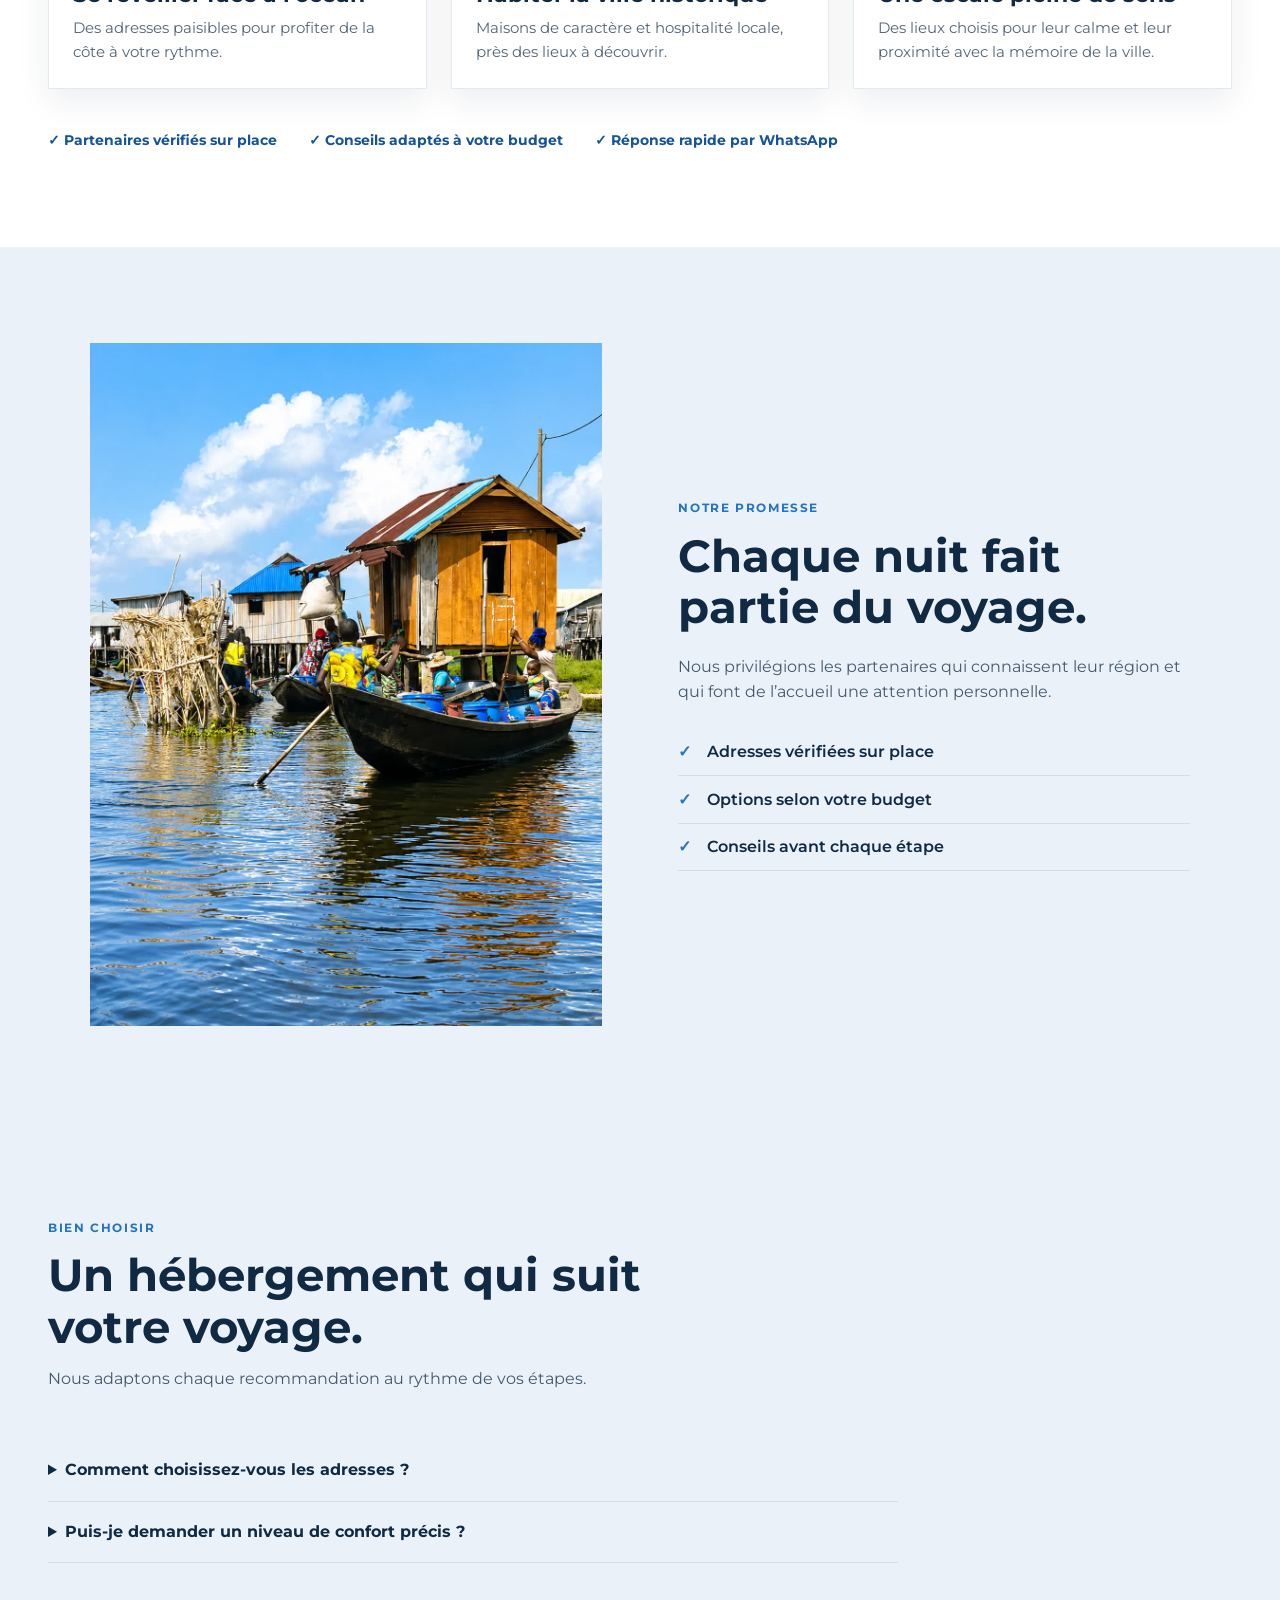
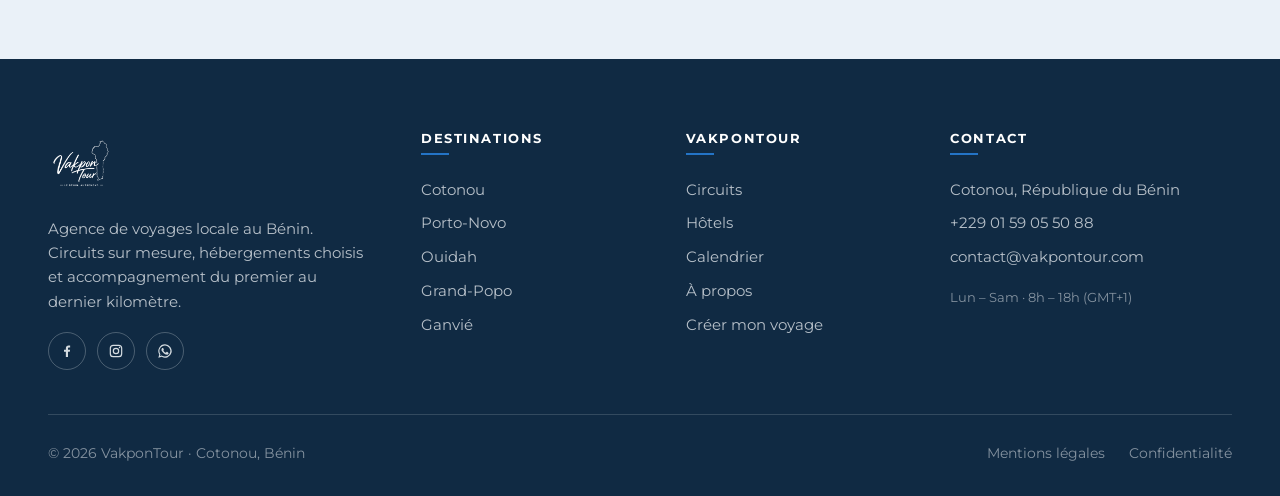
<file: hotels.html>
<!DOCTYPE html>
<html lang="fr">

<head>
  <meta charset="UTF-8">
  <meta name="viewport" content="width=device-width, initial-scale=1.0">

  <title>Hébergements & hôtels au Bénin · Cotonou, Ouidah, Porto-Novo | VakponTour</title>
  <meta name="description" content="Hôtels et hébergements sélectionnés par VakponTour au Bénin : adresses de charme à Cotonou, Ouidah, Porto-Novo, Grand-Popo et Ganvié, testées par notre équipe locale." />
    <meta name="keywords" content="hôtel Bénin, hébergement Cotonou, hôtel Ouidah, lodge Grand-Popo, où dormir au Bénin, hébergement de charme Bénin, ecolodge Bénin, hôtel Porto-Novo, residence Ganvié, nuitée Bénin" />
    <meta name="robots" content="index, follow, max-image-preview:large" />
    <meta name="geo.region" content="BJ" />
    <meta name="geo.placename" content="Bénin" />
    <link rel="canonical" href="https://vakpon-tour.vercel.app/hotels.html" />
    <meta property="og:type" content="website" />
    <meta property="og:site_name" content="VakponTour" />
    <meta property="og:locale" content="fr_FR" />
    <meta property="og:title" content="Hébergements & hôtels au Bénin · Cotonou, Ouidah, Porto-Novo | VakponTour" />
    <meta property="og:description" content="Hôtels et hébergements sélectionnés par VakponTour au Bénin : adresses de charme à Cotonou, Ouidah, Porto-Novo, Grand-Popo et Ganvié, testées par notre équipe locale." />
    <meta property="og:url" content="https://vakpon-tour.vercel.app/hotels.html" />
    <meta property="og:image" content="https://vakpon-tour.vercel.app/images/hero_a_propos.jpg" />
    <meta name="twitter:card" content="summary_large_image" />
    <meta name="twitter:title" content="Hébergements & hôtels au Bénin · Cotonou, Ouidah, Porto-Novo | VakponTour" />
    <meta name="twitter:description" content="Hôtels et hébergements sélectionnés par VakponTour au Bénin : adresses de charme à Cotonou, Ouidah, Porto-Novo, Grand-Popo et Ganvié, testées par notre équipe locale." />
    <meta name="twitter:image" content="https://vakpon-tour.vercel.app/images/hero_a_propos.jpg" />
    <link rel="icon" type="image/png" href="images/favicon.png" />


  <!-- Google Fonts -->
  <link rel="preconnect" href="https://fonts.googleapis.com">
  <link rel="preconnect" href="https://fonts.gstatic.com" crossorigin>

  <link
    href="https://fonts.googleapis.com/css2?family=Montserrat:wght@400;500;600;700&display=swap"
    rel="stylesheet"
  >

  <!-- CSS -->
  <link rel="stylesheet" href="css/site.css">
</head>

<body>

  <!-- =========================================================
       HEADER
  ========================================================== -->

  <header class="site-header" id="site-header">

    <!-- Logo -->
    <a
      href="index.html"
      class="logo"
      aria-label="VakponTour, accueil"
    >
      <svg viewBox="0 0 260 60">

        <path
          d="M4 40 Q30 52 56 40 L50 44 Q30 50 10 44 Z"
          fill="#2474C6"
        />

        <line
          x1="30"
          y1="40"
          x2="30"
          y2="14"
          stroke="#102A43"
          stroke-width="2"
        />

        <path
          d="M30 15 L46 36 L30 36 Z"
          fill="#2474C6"
        />

        <text
          x="70"
          y="38"
          font-family="Montserrat, sans-serif"
          font-weight="700"
          font-size="24"
          fill="currentColor"
        >
          Vakpon<tspan fill="#2474C6">Tour</tspan>
        </text>

      </svg>
    </a>


    <!-- Navigation principale -->
    <nav
      class="main-nav"
      id="main-nav"
      aria-label="Navigation principale"
    >

      <a href="index.html">
        Accueil
      </a>

      <a href="circuits.html">
        Circuits
      </a>

      <a href="hotels.html">
        Hôtels
      </a>

      <a href="about.html">
        À propos
      </a>

      <a href="calendar.html">
        Calendrier
      </a>

      <a href="contact.html">
        Contact
      </a>

      <!-- CTA mobile -->
      <a
        href="create-trip.html"
        class="btn btn-gold nav-cta-mobile"
      >
        Créer mon voyage
      </a>

    </nav>


    <!-- Actions du header -->
    <div class="header-actions">

      <!-- CTA desktop -->
      <a
        href="create-trip.html"
        class="btn btn-gold nav-cta"
      >
        Créer mon voyage
      </a>


      <!-- Menu mobile -->
      <button
        class="burger"
        id="burger"
        aria-label="Ouvrir le menu"
        aria-controls="main-nav"
        aria-expanded="false"
      >
        <span></span>
        <span></span>
        <span></span>
      </button>

    </div>

  </header>


  <!-- Overlay navigation mobile -->
  <div
    class="nav-backdrop"
    id="nav-backdrop"
    aria-hidden="true"
  ></div>


  <!-- =========================================================
       CONTENU PRINCIPAL
  ========================================================== -->

  <main>


    <!-- =======================================================
         HERO
    ======================================================== -->

    <section class="hero page-hero page-hero-hotels">

      <div class="hero-overlay"></div>

      <div class="hero-content page-hero-content page-hero-content--full">

        <span
          class="eyebrow reveal-up"
          style="animation-delay: .1s"
        >
          Bien dormir, mieux voyager
        </span>


        <h1
          class="reveal-up"
          style="animation-delay: .2s"
        >
          Des adresses qui ont une histoire.
        </h1>


        <p
          class="reveal-up"
          style="animation-delay: .35s"
        >
          Nous sélectionnons des lieux confortables,
          sincères et ancrés dans leur territoire.
        </p>


        <div
          class="hero-actions reveal-up"
          style="animation-delay: .5s"
        >
          <a
            href="hebergements.html"
            class="btn btn-gold"
          >
            Découvrir nos hébergements
          </a>
        </div>

      </div>

    </section>


    <!-- =======================================================
         SÉLECTIONS D'HÉBERGEMENTS
    ======================================================== -->

    <section class="page-section">

      <!-- Introduction -->
      <div class="section-heading">

        <span class="eyebrow">
          Nos sélections
        </span>

        <h2>
          Un accueil qui vous ressemble.
        </h2>

        <p>
          Du boutique-hôtel au lodge de bord de mer,
          nous trouvons l’adresse adaptée à votre voyage.
        </p>

      </div>


      <!-- Grille des hôtels -->
      <div class="hotel-grid">


        <!-- Hôtel 1 : Grand-Popo -->
        <article class="travel-card">

          <a href="hebergements.html" class="travel-card-image-link" aria-label="Voir les hébergements à Grand-Popo">
            <img
              loading="lazy"
              decoding="async"
              src="images/gpp.jpg"
              alt="Littoral de Grand-Popo"

            >
          </a>

          <div class="travel-card-body">

            <div class="travel-card-meta">

              <span>
                Grand-Popo
              </span>

              <span>
                Bord de mer
              </span>

            </div>


            <h3>
              Se réveiller face à l’océan
            </h3>


            <p>
              Des adresses paisibles pour profiter
              de la côte à votre rythme.
            </p>

          </div>

        </article>


        <!-- Hôtel 2 : Porto-Novo -->
        <article class="travel-card">

          <a href="hebergements.html" class="travel-card-image-link" aria-label="Voir les hébergements à Porto-Novo">
            <img
              loading="lazy"
              decoding="async"
              src="images/ptnv.jpg"
              alt="Porto-Novo"

            >
          </a>

          <div class="travel-card-body">

            <div class="travel-card-meta">

              <span>
                Porto-Novo
              </span>

              <span>
                Patrimoine
              </span>

            </div>


            <h3>
              Habiter la ville historique
            </h3>


            <p>
              Maisons de caractère et hospitalité locale,
              près des lieux à découvrir.
            </p>

          </div>

        </article>


        <!-- Hôtel 3 : Ouidah -->
        <article class="travel-card">

          <a href="hebergements.html" class="travel-card-image-link" aria-label="Voir les hébergements à Ouidah">
            <img
              loading="lazy"
              decoding="async"
              src="images/odh.jpg"
              alt="Ouidah"

            >
          </a>

          <div class="travel-card-body">

            <div class="travel-card-meta">

              <span>
                Ouidah
              </span>

              <span>
                Culture
              </span>

            </div>


            <h3>
              Une escale pleine de sens
            </h3>


            <p>
              Des lieux choisis pour leur calme
              et leur proximité avec la mémoire de la ville.
            </p>

          </div>

        </article>

      </div>

      <div class="hotel-reassurance"><span>✓ Partenaires vérifiés sur place</span><span>✓ Conseils adaptés à votre budget</span><span>✓ Réponse rapide par WhatsApp</span></div>

    </section>


    <!-- =======================================================
         NOTRE PROMESSE
    ======================================================== -->

    <section class="page-section page-section--soft">

      <div class="feature-split">


        <!-- Image -->
        <img
          loading="lazy"
          decoding="async"
          src="images/ganvie_opt.jpg"
          alt="Ganvié sur l'eau"

        >


        <!-- Texte -->
        <div>

          <span class="eyebrow">
            Notre promesse
          </span>


          <h2>
            Chaque nuit fait partie du voyage.
          </h2>


          <p>
            Nous privilégions les partenaires qui connaissent
            leur région et qui font de l’accueil une attention personnelle.
          </p>


          <ul class="check-list">

            <li>
              Adresses vérifiées sur place
            </li>

            <li>
              Options selon votre budget
            </li>

            <li>
              Conseils avant chaque étape
            </li>

          </ul>

        </div>

      </div>

    </section>

    <section class="faq-section page-section--soft">
      <div class="section-heading"><span class="eyebrow">Bien choisir</span><h2>Un hébergement qui suit votre voyage.</h2><p>Nous adaptons chaque recommandation au rythme de vos étapes.</p></div>
      <div class="faq-list"><details><summary>Comment choisissez-vous les adresses ?</summary><p>Nous privilégions le confort, l'accueil, la localisation et la cohérence avec votre itinéraire.</p></details><details><summary>Puis-je demander un niveau de confort précis ?</summary><p>Oui, indiquez vos préférences et votre budget dans le configurateur de voyage.</p></details></div>
    </section>

  </main>


  <!-- =========================================================
       FOOTER
  ========================================================== -->

  <footer class="site-footer">

    <div class="footer-grid">


      <!-- =====================================================
           BRAND
      ====================================================== -->

      <div class="footer-brand">

        <img
          class="footer-logo"
          loading="lazy"
          decoding="async"
          src="images/logo-vakpontour-white.png"
          alt="VakponTour"
          width="260" height="60"
        >


        <p class="footer-tagline">
          Agence de voyages locale au Bénin.
          Circuits sur mesure, hébergements choisis
          et accompagnement du premier au dernier kilomètre.
        </p>


        <!-- Réseaux sociaux -->
        <div class="footer-social">


          <!-- Facebook -->
          <a
            href="#"
            aria-label="Facebook"
          >
            <svg
              viewBox="0 0 24 24"
              width="16"
              height="16"
              fill="currentColor"
              aria-hidden="true"
            >
              <path
                d="M13.5 21v-8h2.7l.4-3h-3.1V8.1c0-.9.3-1.5 1.6-1.5h1.6V3.9c-.3 0-1.3-.1-2.4-.1-2.4 0-4 1.4-4 4.1V10H7.5v3h2.8v8h3.2z"
              />
            </svg>
          </a>


          <!-- Instagram -->
          <a
            href="#"
            aria-label="Instagram"
          >
            <svg
              viewBox="0 0 24 24"
              width="16"
              height="16"
              fill="none"
              stroke="currentColor"
              stroke-width="1.8"
              aria-hidden="true"
            >
              <rect
                x="3.5"
                y="3.5"
                width="17"
                height="17"
                rx="4.5"
              />

              <circle
                cx="12"
                cy="12"
                r="4"
              />

              <circle
                cx="17.2"
                cy="6.8"
                r="1"
                fill="currentColor"
                stroke="none"
              />
            </svg>
          </a>


          <!-- WhatsApp -->
          <a
            href="https://wa.me/2290159055088?text=Bonjour%20VakponTour%2C%20je%20souhaite%20pr%C3%A9parer%20un%20voyage%20au%20B%C3%A9nin."
            target="_blank"
            rel="noopener noreferrer"
            aria-label="WhatsApp"
          >
            <svg
              viewBox="0 0 24 24"
              width="16"
              height="16"
              fill="currentColor"
              aria-hidden="true"
            >
              <path
                d="M12 2a10 10 0 0 0-8.6 15.1L2 22l5.1-1.3A10 10 0 1 0 12 2zm0 18.2c-1.6 0-3.1-.4-4.4-1.2l-.3-.2-3 .8.8-2.9-.2-.3A8.2 8.2 0 1 1 12 20.2zm4.6-6.1c-.3-.1-1.5-.7-1.7-.8-.2-.1-.4-.1-.6.1-.2.3-.7.8-.8 1-.1.2-.3.2-.5.1a6.7 6.7 0 0 1-3.3-2.9c-.3-.4 0-.5.1-.7l.4-.5c.1-.2.1-.3 0-.5-.1-.1-.6-1.4-.8-1.9-.2-.5-.4-.4-.6-.4h-.5c-.2 0-.5.1-.7.3-.2.3-.9.9-.9 2.2s1 2.5 1.1 2.7c.1.2 1.9 2.9 4.6 4 .6.3 1.1.4 1.5.6.6.2 1.2.2 1.6.1.5-.1 1.5-.6 1.7-1.2.2-.6.2-1.1.2-1.2-.1-.2-.3-.2-.6-.4z"
              />
            </svg>
          </a>

        </div>

      </div>


      <!-- =====================================================
           DESTINATIONS
      ====================================================== -->

      <nav
        class="footer-col"
        aria-label="Destinations"
      >

        <h3>
          Destinations
        </h3>

        <a href="circuits.html#cotonou">
          Cotonou
        </a>

        <a href="circuits.html#porto-novo">
          Porto-Novo
        </a>

        <a href="circuits.html#ouidah">
          Ouidah
        </a>

        <a href="circuits.html#grand-popo">
          Grand-Popo
        </a>

        <a href="circuits.html#ganvie">
          Ganvié
        </a>

      </nav>


      <!-- =====================================================
           VAKPONTOUR
      ====================================================== -->

      <nav
        class="footer-col"
        aria-label="VakponTour"
      >

        <h3>
          VakponTour
        </h3>

        <a href="circuits.html">
          Circuits
        </a>

        <a href="hotels.html">
          Hôtels
        </a>

        <a href="calendar.html">
          Calendrier
        </a>

        <a href="about.html">
          À propos
        </a>

        <a href="create-trip.html">
          Créer mon voyage
        </a>

      </nav>


      <!-- =====================================================
           CONTACT
      ====================================================== -->

      <div class="footer-col footer-contact">

        <h3>
          Contact
        </h3>


        <address>
          Cotonou, République du Bénin
        </address>


        <a href="tel:+2290159055088000">
          +229 01 59 05 50 88
        </a>


        <a href="mailto:contact@vakpontour.com">
          contact@vakpontour.com
        </a>


        <p class="footer-hours">
          Lun – Sam · 8h – 18h (GMT+1)
        </p>

      </div>

    </div>


    <!-- =====================================================
         FOOTER BOTTOM
    ====================================================== -->

    <div class="footer-bottom">

      <p>
        © 2026 VakponTour · Cotonou, Bénin
      </p>


      <div class="footer-legal">

        <a href="#">
          Mentions légales
        </a>

        <a href="#">
          Confidentialité
        </a>

      </div>

    </div>

  </footer>


  <!-- JavaScript -->
  <script src="js/main.js" defer></script>

</body>
</html>
</file>
<file: css/site.css>
/* Base visuelle : variables, reset, typographie.
   Les règles historiques restent dans style.css pendant la migration. */
/* Header et navigation desktop. */
/* Navigation mobile et animation avion. */
/* Hero accueil, circuits et À propos. */
/* Boutons, sections, cartes, formulaires et composants partagés. */
/* Styles spécifiques aux pages : circuits, hôtels, histoire, à propos,
   calendrier, contact et création de voyage. */
/* Footer professionnel partagé par toutes les pages. */
/* ===== Tokens ===== */
:root {
  --sable: #F7FAFC;
  --sable-deep: #EAF1F8;
  --encre: #102A43;
  --lagune-950: #102A43;
  --lagune-600: #2474C6;
  --bleu: #2474C6;
  --bleu-deep: #15539A;
  --bleu-pale: #EAF4FF;
  --bordure: rgba(16, 42, 67, .1);
  --texte-doux: rgba(16, 42, 67, .72);
  --texte-moyen: rgba(16, 42, 67, .76);

  --font-display: 'Montserrat', sans-serif;
  --font-body: 'Montserrat', sans-serif;
}

* { box-sizing: border-box; margin: 0; padding: 0; }

html { scroll-behavior: smooth; overflow-x: clip; }

body {
  background: #FFFFFF;
  color: var(--encre);
  font-family: var(--font-body);
  font-size: 1rem;
  line-height: 1.6;
  overflow-x: clip;
}

img { display: block; max-width: 100%; }
a { text-decoration: none; color: inherit; }

h1, h2, h3 {
  font-family: var(--font-display);
  font-weight: 700;
  line-height: 1.15;
}

@media (prefers-reduced-motion: reduce) {
  * { animation: none !important; transition: none !important; }
}

@media (prefers-reduced-motion: reduce) {
  .main-nav a {
    opacity: 1 !important;
    transform: none !important;
  }
}

/* ===== Header ===== */
.site-header {
  position: fixed;
  top: 0;
  left: 0;
  right: 0;
  z-index: 100;
  display: flex;
  align-items: center;
  justify-content: space-between;
  padding: 1.25rem 3rem 1.25rem 1.5rem;
  transition: background .35s ease, padding .35s ease, box-shadow .35s ease;
}

.site-header.scrolled {
  background: #FFFFFF;
  padding: 0.85rem 3rem 0.85rem 1.5rem;
  box-shadow: 0 1px 0 rgba(29,27,22,.08);
}

.logo svg {
  height: 48px;
  width: auto;
  color: #fff;
  transition: color .35s ease;
}

/* Logo VakponTour fourni : fond blanc neutralisé selon la couleur du header. */
.logo { width: 104px; height: 74px; display: flex; align-items: center; }
.logo svg { display: none; }
.logo::before {
  content: "";
  display: block;
  width: 100px;
  height: 100px;
  background: url('../images/logo-vakpontour-white.png') center / contain no-repeat;
  transition: filter .35s ease;
}
/* Le PNG transparent reste blanc sur le hero et devient noir sur une navbar claire. */
.site-header:not(.scrolled) .logo::before { filter: none; }
.site-header.scrolled .logo::before,
.inner-page .logo::before { filter: invert(1); }

.site-header.scrolled .logo svg { color: var(--encre); }

.main-nav {
  display: flex;
  gap: clamp(.75rem, 1.6vw, 2rem);
}

.main-nav a {
  font-size: .95rem;
  font-weight: 500;
  color: #fff;
  position: relative;
  padding-bottom: 4px;
}


.site-header.scrolled .main-nav a { color: var(--encre); }

/* Indicateur actif uniquement sur desktop : il suit exactement la largeur du lien. */
@media (min-width: 1101px) {
  .main-nav a.active::after {
    content: "";
    position: absolute;
    left: 0;
    right: 0;
    bottom: 0;
    width: auto;
    height: 2px;
    background: var(--bleu);
  }
}

/* ===== Buttons ===== */
.btn {
  display: inline-block;
  padding: .85rem 1.75rem;
  border-radius: 2px;
  font-weight: 600;
  font-size: .95rem;
  transition: transform .2s ease, background .2s ease, color .2s ease;
}

.btn-gold {
  background: var(--bleu);
  color: #fff;
}
.btn-gold:hover { background: var(--bleu-deep); transform: translateY(-2px); }

.btn-outline {
  border: 1px solid rgba(255,255,255,.6);
  color: #fff;
}
.btn-outline:hover {
  background: rgba(255,255,255,.12);
  transform: translateY(-2px);
}

/* header-actions regroupe le CTA desktop + le burger, toujours alignés */
.header-actions {
  display: flex;
  align-items: center;
  gap: 1rem;
}

/* nav-cta : white-space nowrap empêche le texte de casser en 2 lignes et de déborder */
.btn.nav-cta {
  font-size: .8rem;
  padding: .55rem 1.2rem;
  white-space: nowrap;
  flex-shrink: 0;
}

/* CTA dupliqué dans le panneau mobile, masqué par défaut (desktop) */
.nav-cta-mobile { display: none; }

/* ===== Burger ===== */
/* Sans cercle : juste les trois tirets, alignés à droite. */
.burger {
  display: none;
  flex-direction: column;
  justify-content: center;
  align-items: flex-end;
  gap: 5px;
  width: 42px;
  height: 42px;
  background: transparent;
  border: none;
  border-radius: 0;
  cursor: pointer;
  z-index: 200;
  flex-shrink: 0;
}

.burger span {
  display: block;
  width: 18px;
  height: 2px;
  background: #fff;
  border-radius: 2px;
  transition: transform .35s cubic-bezier(.22,1,.36,1), width .35s cubic-bezier(.22,1,.36,1), opacity .25s ease, background .3s ease;
}

/* Le trait du milieu plus court : évoque la traînée d'un avion. */
.burger span:nth-child(2) { width: 13px; }

.site-header.scrolled .burger,
.inner-page .burger { background: transparent; border: none; }
.site-header.scrolled .burger span,
.inner-page .burger span { background: var(--bleu-deep); }

/* Ouverture : les traits décollent en X, l'avion a pris son envol. */
.burger.open span:nth-child(1) { transform: translateY(7px) rotate(45deg); width: 20px; }
.burger.open span:nth-child(2) { opacity: 0; transform: translateX(14px); }
.burger.open span:nth-child(3) { transform: translateY(-7px) rotate(-45deg); width: 20px; }
.burger.open { background: transparent; border: none; }
.burger.open span { background: var(--bleu-deep); }

/* ===== Backdrop pour fermer le menu mobile en cliquant à côté ===== */
.nav-backdrop {
  display: none;
  position: fixed;
  inset: 0;
  background: rgba(8,31,58,.52);
  z-index: 90;
  opacity: 0;
  transition: opacity .3s ease;
}
.nav-backdrop.open { display: block; opacity: 1; }

/* ===== Hero ===== */
.hero {
  position: relative;
  height: 100vh;
  min-height: 620px;
  overflow: hidden;
  display: flex;
  align-items: flex-end;
}

.hero-video {
  position: absolute;
  inset: 0;
  width: 100%;
  height: 100%;
  object-fit: cover;
}

.hero-overlay {
  position: absolute;
  inset: 0;
  background: linear-gradient(0deg, rgba(16,42,67,.88) 0%, rgba(16,42,67,.38) 55%, rgba(16,42,67,.18) 100%);
}

.hero-content {
  position: relative;
  z-index: 2;
  padding: 0 3rem 5rem;
  max-width: 640px;
  color: #fff;
}

.hero-content h1 {
  font-size: clamp(2.6rem, 5vw, 4.2rem);
  margin-bottom: 1.25rem;
}

.hero-content p {
  font-size: 1.1rem;
  max-width: 480px;
  margin-bottom: 2rem;
  color: rgba(255,255,255,.9);
}

.hero-actions { display: flex; gap: 1rem; flex-wrap: wrap; }

.reveal-up {
  opacity: 0;
  transform: translateY(24px);
  animation: reveal-up .8s ease forwards;
}

@keyframes reveal-up {
  to { opacity: 1; transform: translateY(0); }
}

/* ===== Intro ===== */
.intro {
  max-width: 720px;
  margin: 0 auto;
  padding: 6rem 2rem;
  text-align: left;
}

.intro p {
  font-size: 1.3rem;
  font-family: var(--font-display);
  font-weight: 500;
  line-height: 1.5;
}

/* ===== Apparitions au défilement ===== */
.scroll-reveal {
  opacity: 0;
  transform: translate3d(0, 38px, 0);
  transition: opacity .75s ease, transform .75s cubic-bezier(.22, 1, .36, 1);
  will-change: opacity, transform;
}

.scroll-reveal.from-left { transform: translate3d(-58px, 0, 0); }
.scroll-reveal.from-right { transform: translate3d(58px, 0, 0); }
.scroll-reveal.is-revealed { opacity: 1; transform: translate3d(0, 0, 0); }

/* ===== Destinations ===== */
.destinations {
  padding: 2rem 3rem 6rem;
}

.destinations h2 {
  font-size: 2rem;
  margin-bottom: 3rem;
}

.dest-list {
  display: flex;
  flex-direction: column;
  gap: 4rem;
}

.dest-item {
  display: grid;
  grid-template-columns: 1.1fr .9fr;
  gap: 3rem;
  align-items: center;
}

.dest-item.reverse { grid-template-columns: .9fr 1.1fr; }
.dest-item.reverse .dest-img { order: 2; }
.dest-item.reverse .dest-text { order: 1; }

.dest-img {
  overflow: hidden;
  aspect-ratio: 4/3;
}

.dest-img img {
  width: 100%;
  height: 100%;
  object-fit: cover;
  transition: transform .5s ease;
}

.dest-item:hover .dest-img img { transform: scale(1.05); }

.dest-text h3 {
  font-size: 1.75rem;
  margin-bottom: .75rem;
  color: var(--lagune-950);
}

.dest-text h3::first-letter {
  color: var(--bleu);
  font-size: 1.45em;
  font-weight: 700;
}

.dest-text p { max-width: 380px; color: var(--texte-moyen); }

/* ===== Steps ===== */
.steps {
  position: relative;
  overflow: hidden;
  background: var(--lagune-950) url('../images/hero_comment_ca_marche.jpg') center/cover no-repeat;
  color: var(--sable);
  padding: 6rem 3rem;
}

.steps::before {
  content: "";
  position: absolute;
  inset: 0;
  background: linear-gradient(90deg, rgba(16,42,67,.92), rgba(16,42,67,.68));
}

.steps h2 {
  position: relative;
  z-index: 1;
  font-size: 2rem;
  margin-bottom: 3rem;
  color: #fff;
}

.steps-list {
  position: relative;
  z-index: 1;
  display: grid;
  grid-template-columns: repeat(3, 1fr);
  gap: 3rem;
}

.step-num {
  display: block;
  font-family: var(--font-display);
  font-size: 1.1rem;
  color: var(--bleu);
  margin-bottom: .75rem;
}

.step h3 {
  font-size: 1.3rem;
  margin-bottom: .6rem;
  color: #fff;
}

.step p { color: rgba(247,250,252,.75); font-size: .95rem; }

/* ===== CTA band ===== */
.cta-band {
  text-align: center;
  padding: 6rem 2rem;
  background: var(--sable-deep);
}

.cta-band h2 {
  font-size: 1.9rem;
  max-width: 620px;
  margin: 0 auto 2rem;
  color: var(--lagune-950);
}

/* ===== Footer ===== */
.site-footer {
  background: var(--encre);
  color: var(--sable);
  padding: 3rem;
}

.footer-top {
  display: flex;
  justify-content: space-between;
  align-items: center;
  flex-wrap: wrap;
  gap: 1.5rem;
  padding-bottom: 2rem;
  border-bottom: 1px solid rgba(247,250,252,.15);
}

.footer-logo {
  content: url('../images/logo-vakpontour-white.png');
  width: 68px;
  height: 68px;
  object-fit: contain;
}

.footer-top nav { display: flex; gap: 1.75rem; }
.footer-top nav a { font-size: .9rem; color: rgba(247,250,252,.8); }
.footer-top nav a:hover { color: var(--bleu-pale); }

.footer-bottom {
  padding-top: 1.5rem;
  font-size: .85rem;
  color: rgba(247,250,252,.5);
}

/* ===== Responsive ===== */
@media (max-width: 1100px) {
  .site-header { padding: 1rem 1.5rem 1rem 1rem; }
  .site-header.scrolled { padding: .8rem 1.5rem .8rem 1rem; }
  .logo { width: 78px; height: 58px; }
  .logo::before { width: 58px; height: 58px; }

  /* CTA desktop compact mais toujours sur une ligne */
  .btn.nav-cta { font-size: .75rem; padding: .45rem .9rem; }

  .burger { display: flex; }

  .main-nav {
    display: flex;
    flex-direction: column;
    position: fixed;
    inset: 0;
    width: auto;
    max-width: none;
    height: 100dvh;
    min-height: 100vh;
    background: #FFFFFF;
    padding: 7rem 2rem 2.5rem;
    gap: .9rem;
    box-shadow: -12px 0 40px rgba(8,31,58,.16);
    transform: translateX(100%);
    transition: transform .25s ease-out;
    z-index: 150;
  }

  .main-nav:not(.open) a {
    opacity: 0;
    transform: translateX(48px) rotate(2deg);
  }
  .main-nav.open a {
    animation: plane-fly-in .2s ease-out forwards;
    animation-delay: 0s;
  }
  .main-nav.open { transform: translateX(0); }
  .main-nav .nav-cta-mobile {
    margin-top: 1.1rem;
    text-align: center;
    justify-content: center;
  }

  /* ===== Animation avion : traînée pointillée + atterrissage en douceur ===== */
  .main-nav::before {
    content: "";
    position: absolute;
    top: 0;
    left: 0.9rem;
    width: 2px;
    height: 100%;
    background: repeating-linear-gradient(to bottom, rgba(36,116,198,.35) 0 9px, transparent 9px 18px);
    opacity: 0;
    transition: opacity .4s ease .15s;
  }
  .main-nav::after {
    content: "\2708";
    position: absolute;
    top: 2.2rem;
    left: 0.1rem;
    font-size: 1.5rem;
    color: var(--bleu);
    transform: translate(-120px, 70px) rotate(55deg);
    opacity: 0;
    transition: transform .8s cubic-bezier(.16,.84,.3,1), opacity .3s ease;
  }
  .main-nav.open {
    transform: translateX(0);
  }
  .main-nav .nav-cta-mobile {
    margin-top: 1.1rem;
    text-align: center;
    justify-content: center;
  }
  .main-nav.open::before { opacity: 1; }
  .main-nav.open::after {
    opacity: 1;
    transform: translate(0, 0) rotate(45deg);
  }
  @keyframes plane-land {
    0%   { transform: translateX(60%) translateY(4%) rotate(1.5deg); }
    60%  { transform: translateX(-1.5%) rotate(-.4deg); }
    100% { transform: translateX(0) rotate(0); }
  }


  .main-nav a {
    color: var(--encre) !important;
    width: 100%;
    font-size: 1.05rem;
    font-weight: 600;
    padding: 1rem 1.1rem;
    border-radius: .65rem;
    transition: background .2s ease, color .2s ease, transform .2s ease;
  }

  .main-nav a:hover,
  .main-nav a:focus-visible,
  .main-nav a.active { background: var(--bleu-pale); color: var(--bleu-deep) !important; transform: translateX(4px); }
  .main-nav a.active::after,
  .main-nav a:hover::after { display: none; }

  .nav-cta-mobile {
    display: inline-block;
    margin-top: 1.25rem;
    text-align: center;
    color: #fff !important;
  }

  .hero { justify-content: center; }
  .hero-content {
    padding: 0 1.5rem 3.5rem;
    text-align: center;
    margin: 0 auto;
  }
  .hero-actions { justify-content: center; }

  .steps::before { background: rgba(16,42,67,.82); }

  .destinations { padding: 2rem 1.5rem 4rem; }
  .dest-item, .dest-item.reverse {
    grid-template-columns: 1fr;
  }
  .dest-item.reverse .dest-img,
  .dest-item.reverse .dest-text { order: initial; }
  .scroll-reveal.from-left,
  .scroll-reveal.from-right {
    transform: translate3d(0, 22px, 0) scale(.985);
    transition-duration: .5s;
  }
  .scroll-reveal.is-revealed { transform: translate3d(0, 0, 0) scale(1); }
  .steps { padding: 4rem 1.5rem; }
  .steps-list { grid-template-columns: 1fr; gap: 2.5rem; }
  .site-footer { padding: 2rem 1.5rem; }
}

/* En dessous de 420px, cacher le CTA du header pour laisser respirer le burger/logo */
@media (max-width: 420px) {
  .header-actions .nav-cta { display: none; }
}

/* ===== Pages intérieures ===== */
.inner-page { background: #fff; }
.inner-page .site-header {
  background: #fff;
  box-shadow: 0 1px 0 var(--bordure);
}
.inner-page .logo svg,
.inner-page .main-nav a { color: var(--encre); }
.inner-page .burger { background: var(--bleu-pale); border-color: rgba(36,116,198,.15); }
.inner-page .burger span { background: var(--bleu-deep); }

.page-hero {
  min-height: 500px;
  padding: 10rem 3rem 4rem;
  display: flex;
  align-items: flex-end;
  color: #fff;
  background: var(--lagune-950) center/cover no-repeat;
  position: relative;
}
.page-hero::before { content: ""; position: absolute; inset: 0; background: linear-gradient(90deg, rgba(16,42,67,.9), rgba(16,42,67,.35)); }
.page-hero-content { position: relative; max-width: 660px; }
.eyebrow { display: block; color: var(--bleu); font-size: .78rem; font-weight: 700; letter-spacing: .13em; text-transform: uppercase; margin-bottom: .8rem; }
.page-hero h1 { font-size: clamp(2.7rem, 5vw, 4.6rem); margin-bottom: 1rem; }
.page-hero p { max-width: 560px; font-size: 1.08rem; color: rgba(255,255,255,.88); }
.page-hero-circuits { background-image: url('../images/ouidah.jpeg'); background-position: center 42%; }
.page-hero-hotels { background-image: url('../images/grppp.jpg'); background-position: center 42%; }
.page-hero-story { background-image: url('../images/porto_novo.jpeg'); background-position: center 40%; }
.page-hero-contact { background-image: url('../images/cotonou_2.jpg'); background-position: center 42%; }

.page-section { padding: 6rem 3rem; }
.page-section--soft { background: var(--sable-deep); }
.section-heading { max-width: 650px; margin-bottom: 3rem; }
.section-heading h2 { color: var(--lagune-950); font-size: clamp(2rem, 3.5vw, 3rem); margin-bottom: .8rem; }
.section-heading p { color: var(--texte-moyen); }

.circuit-grid, .hotel-grid { display: grid; grid-template-columns: repeat(3, 1fr); gap: 1.5rem; }
.travel-card { background: #fff; border: 1px solid var(--bordure); box-shadow: 0 12px 30px rgba(16,42,67,.08); overflow: hidden; transition: transform .3s ease, box-shadow .3s ease; }
.travel-card:hover { transform: translateY(-8px); box-shadow: 0 18px 38px rgba(16,42,67,.14); }
.travel-card img { width: 100%; aspect-ratio: 4 / 3; object-fit: cover; }
.travel-card-body { padding: 1.5rem; }
.travel-card-meta { display: flex; gap: 1rem; color: var(--bleu-deep); font-size: .8rem; font-weight: 700; margin-bottom: .65rem; }
.travel-card h3 { color: var(--lagune-950); font-size: 1.35rem; margin-bottom: .55rem; }
.travel-card p { color: var(--texte-doux); font-size: .94rem; }
.card-link { display: inline-block; margin-top: 1.15rem; color: var(--bleu-deep); font-size: .9rem; font-weight: 700; }
.card-link::after { content: " →"; transition: margin .2s ease; }
.card-link:hover::after { margin-left: .3rem; }

.feature-split { display: grid; grid-template-columns: 1fr 1fr; align-items: center; gap: clamp(2rem, 6vw, 6rem); max-width: 1100px; margin: 0 auto; }
.feature-split img { width: 100%; min-height: 440px; object-fit: cover; }
.feature-split h2 { font-size: clamp(2rem, 3.5vw, 3rem); color: var(--lagune-950); margin-bottom: 1.25rem; }
.feature-split p { color: var(--texte-moyen); margin-bottom: 1rem; }
.check-list { list-style: none; margin-top: 1.5rem; }
.check-list li { padding: .65rem 0; color: var(--lagune-950); font-weight: 600; border-bottom: 1px solid var(--bordure); }
.check-list li::before { content: "✓"; color: var(--bleu); margin-right: .7rem; }

.story-copy { max-width: 760px; margin: 0 auto; font-size: 1.2rem; color: var(--encre); }
.story-copy p + p { margin-top: 1.25rem; }
.values-grid { display: grid; grid-template-columns: repeat(3, 1fr); gap: 1.5rem; }
.value { padding: 2rem; background: #fff; border-top: 3px solid var(--bleu); }
.value h3 { color: var(--lagune-950); margin-bottom: .6rem; }
.value p { color: var(--texte-doux); }

.contact-layout { display: grid; grid-template-columns: .85fr 1.15fr; gap: clamp(2rem, 6vw, 6rem); max-width: 1100px; margin: 0 auto; }
.contact-details h2, .contact-form h2 { color: var(--lagune-950); font-size: 2rem; margin-bottom: 1rem; }
.contact-details p { color: var(--texte-moyen); margin-bottom: 1.5rem; }
.contact-item { display: block; padding: 1rem 0; border-bottom: 1px solid var(--bordure); color: var(--lagune-950); font-weight: 600; }
.contact-item span { display: block; color: var(--bleu-deep); font-size: .75rem; letter-spacing: .08em; text-transform: uppercase; margin-bottom: .2rem; }
.contact-form { padding: clamp(1.5rem, 4vw, 3rem); background: var(--sable-deep); }
.form-row { display: grid; grid-template-columns: 1fr 1fr; gap: 1rem; }
.field { display: block; margin-bottom: 1.1rem; color: var(--lagune-950); font-size: .86rem; font-weight: 700; }
.field input, .field textarea, .field select { width: 100%; margin-top: .45rem; padding: .8rem .9rem; border: 1px solid var(--bordure); border-radius: 0; background: #fff; color: var(--encre); font: inherit; }
.field textarea { min-height: 130px; resize: vertical; }
.field input:focus, .field textarea:focus, .field select:focus { outline: 2px solid var(--bleu); outline-offset: 1px; border-color: var(--bleu); }

@media (max-width: 900px) {
  .page-hero { min-height: 440px; padding: 8rem 1.5rem 3rem; }
  .page-section { padding: 4rem 1.5rem; }
  .circuit-grid, .hotel-grid, .values-grid { grid-template-columns: 1fr; }
  .feature-split, .contact-layout { grid-template-columns: 1fr; }
  .feature-split img { min-height: 340px; max-height: 480px; }
}
@media (max-width: 520px) {
  .form-row { grid-template-columns: 1fr; gap: 0; }
}

@media (max-width: 600px) {
  .hero,
  .page-hero,
  .about-hero {
    align-items: center;
  }
  .hero-content,
  .page-hero-content,
  .about-hero-content {
    width: 100%;
    max-width: 100%;
    padding: 0 1.15rem 3rem;
    text-align: center;
    margin-inline: auto;
  }
  .hero-content p { margin-inline: auto; }
  .hero-actions { justify-content: center; }
  .hero-content h1,
  .page-hero h1,
  .about-hero h1 { font-size: clamp(1.45rem, 6vw, 2rem) !important; text-align: center; }
  .hero-content strong,
  .page-hero strong,
  .hero-content b,
  .page-hero b { font-size: .92em; }
  h1 strong, h2 strong, h3 strong, h1 b, h2 b, h3 b { font-size: .92em; }
  .site-header { padding: .7rem .9rem; }
  .site-header.scrolled { padding: .65rem .9rem; }
  .logo { width: 100px; height: 100px; }
  .logo::before { width: 100px; height: 100px; }
  .header-actions { gap: .45rem; }
  .btn.nav-cta { display: none; }
  .main-nav { inset: 0; width: auto; max-width: none; height: 100dvh; min-height: 100vh; padding: 7rem 1.25rem 2.5rem; gap: .9rem; }
  .main-nav a { width: 100%; font-size: 1rem; padding: 1rem .85rem; }
  .nav-cta-mobile { margin-top: 1.1rem; }
  .hero { min-height: 560px; height: 100svh; }
  .hero-content { padding: 0 1.15rem; }
  .hero-content h1,
  .page-hero h1,
  .about-hero h1 { font-size: clamp(1.85rem, 8vw, 2.45rem); }
  .hero-content p { font-size: .92rem; }
  .hero-content h1 strong,
  .page-hero h1 strong,
  .about-hero h1 strong,
  .hero-content h1 b,
  .page-hero h1 b,
  .about-hero h1 b { font-size: .84em; }
  .hero-actions { gap: .7rem; }
  .hero-actions .btn { width: 100%; }
  .page-hero { min-height: 410px; padding: 7rem 1.15rem 2.5rem; }
  .page-hero h1 { font-size: clamp(2.25rem, 10vw, 3rem); }
  .page-section { padding: 3.25rem 1.15rem; }
  .section-heading { margin-bottom: 2rem; }
  .site-footer { padding: 2rem 1.15rem; }
  .footer-top nav { width: 100%; gap: .6rem 1.1rem; flex-wrap: wrap; }
  .footer-top nav a { font-size: .82rem; }
  .media-placeholder { min-height: 280px; padding: 1.25rem; }
  .media-placeholder--wide { min-height: 320px; }
  .event-card { grid-template-columns: 82px minmax(0, 1fr); }
  .event-date { padding: 1rem .45rem; }
  .event-date strong { font-size: 1.35rem; }
  .event-content { padding: 1rem; }
  .event-content h3 { font-size: 1.08rem; }
  .trip-form, .trip-summary { padding: 1.25rem; }
  .summary-list li { align-items: flex-start; font-size: .82rem; }
  .summary-list strong { max-width: 58%; overflow-wrap: anywhere; font-size: .78rem; }
  .field input, .field textarea, .field select { font-size: 16px; }
  .choice-grid label { min-height: 0; }
  .footer-logo { width: 85px; height: 85px; }
}

/* ===== À propos & calendrier ===== */
.about-hero { background: var(--lagune-950); min-height: 620px; }
.about-hero::before { background: linear-gradient(110deg, rgba(16,42,67,.96), rgba(16,42,67,.74)); }
.about-proof { display: grid; grid-template-columns: repeat(3, 1fr); gap: 1px; background: rgba(16,42,67,.15); }
.proof-item { padding: 2.5rem; background: #fff; }
.proof-number { display: block; color: var(--bleu); font-size: 2.6rem; font-weight: 700; line-height: 1; margin-bottom: .7rem; }
.proof-item p { color: var(--texte-doux); }
.media-placeholder { min-height: 390px; display: flex; align-items: center; justify-content: center; padding: 2rem; border: 1px dashed rgba(36,116,198,.45); background: linear-gradient(135deg, #f7fbff, #eaf4ff); color: var(--bleu-deep); text-align: center; font-size: .8rem; font-weight: 700; letter-spacing: .12em; text-transform: uppercase; }
.media-placeholder--wide { min-height: 510px; }
.calendar-intro { display: grid; grid-template-columns: .9fr 1.1fr; gap: 3rem; align-items: center; }
.calendar-list { display: grid; gap: 1.25rem; }
.event-card { display: grid; grid-template-columns: 112px 1fr; overflow: hidden; background: #fff; border: 1px solid var(--bordure); transition: transform .25s ease, box-shadow .25s ease; }
.event-card:hover { transform: translateX(7px); box-shadow: 0 12px 28px rgba(16,42,67,.1); }
.event-date { padding: 1.4rem 1rem; background: var(--lagune-950); color: #fff; text-align: center; display: flex; flex-direction: column; justify-content: center; }
.event-date strong { font-size: 1.7rem; line-height: 1; }
.event-date span { color: var(--bleu); font-size: .76rem; font-weight: 700; letter-spacing: .09em; text-transform: uppercase; margin-top: .4rem; }
.event-content { padding: 1.35rem 1.5rem; }
.event-content h3 { color: var(--lagune-950); font-size: 1.25rem; margin-bottom: .35rem; }
.event-content p { color: var(--texte-doux); font-size: .92rem; }
.event-place { display: inline-block; color: var(--bleu-deep); font-size: .76rem; font-weight: 700; margin-bottom: .5rem; }
.calendar-note { margin-top: 2rem; padding: 1rem 1.25rem; border-left: 3px solid var(--bleu); color: var(--texte-moyen); background: var(--bleu-pale); font-size: .88rem; }
@media (max-width: 900px) {
  .about-proof, .calendar-intro { grid-template-columns: 1fr; }
  .media-placeholder--wide { min-height: 360px; }
}
@media (min-width: 901px) and (max-width: 1150px) {
  .inner-page .main-nav { gap: .75rem; }
  .inner-page .main-nav a { font-size: .8rem; }
  .inner-page .header-actions { gap: .5rem; }
  .inner-page .btn.nav-cta { padding: .5rem .75rem; }
}

/* ===== Demande de voyage ===== */
.trip-layout { display: grid; grid-template-columns: minmax(0, 1.15fr) minmax(300px, .85fr); gap: 2rem; align-items: start; }
.trip-form { background: #fff; border: 1px solid var(--bordure); padding: clamp(1.5rem, 4vw, 3rem); }
.trip-form h2, .trip-summary h2 { color: var(--lagune-950); font-size: 1.75rem; margin-bottom: .55rem; }
.trip-form > p { color: var(--texte-doux); margin-bottom: 1.8rem; }
.trip-summary { position: sticky; top: 6.5rem; padding: 2rem; background: var(--lagune-950); color: #fff; }
.trip-summary p { color: rgba(247,250,252,.75); font-size: .92rem; }
.trip-summary h2 { color: #fff; }
.summary-list { list-style: none; margin: 1.5rem 0; }
.summary-list li { display: flex; justify-content: space-between; gap: 1rem; padding: .75rem 0; border-bottom: 1px solid rgba(247,250,252,.15); font-size: .9rem; }
.summary-list strong { color: var(--bleu); text-align: right; }
.form-section { padding: 1.45rem 0; border-top: 1px solid var(--bordure); }.form-section h3 { color: var(--lagune-950); font-size: 1.1rem; margin-bottom: 1rem; }
.trip-note {
  margin: -.35rem 0 1.35rem;
  padding: .85rem 1.1rem;
  border-left: 3px solid var(--bleu);
  border-radius: 2px;
  background: var(--bleu-pale);
  color: var(--lagune-950);
  font-size: .88rem;
  line-height: 1.5;
}
.trip-note strong { color: var(--bleu-deep); }
.choice-grid { display: grid; grid-template-columns: repeat(3, 1fr); gap: .75rem; }
.choice-grid input { position: absolute; opacity: 0; }
.choice-grid label { display: block; min-height: 74px; padding: .85rem; border: 1px solid var(--bordure); color: var(--lagune-950); cursor: pointer; font-size: .86rem; font-weight: 700; transition: border .2s ease, background .2s ease, color .2s ease; }
.choice-grid label:hover, .choice-grid input:focus + label { border-color: var(--bleu); }
.choice-grid input:checked + label { border-color: var(--bleu); background: var(--bleu-pale); color: var(--bleu-deep); }
.choice-grid small { display: block; font-size: .72rem; font-weight: 500; margin-top: .25rem; }
.trip-success { display: none; margin-top: 1rem; padding: 1rem; background: var(--bleu-pale); border-left: 3px solid var(--bleu); color: var(--lagune-950); }.trip-success.visible { display: block; }
@media (max-width: 900px) {
  .trip-layout { grid-template-columns: 1fr; }
  .trip-summary { position: static; }
  .choice-grid { grid-template-columns: 1fr; }
}

/* Dernières protections mobile : elles passent après tous les composants. */
@media (max-width: 600px) {
  .page-hero { min-height: 410px; padding: 7rem 1.15rem 2.5rem; }
  .page-section { padding: 3.25rem 1.15rem; }
  .media-placeholder { min-height: 280px; padding: 1.25rem; }
  .media-placeholder--wide { min-height: 320px; }
  .event-card { grid-template-columns: 82px minmax(0, 1fr); }
  .event-date { padding: 1rem .45rem; }
  .event-date strong { font-size: 1.35rem; }
  .event-content { padding: 1rem; }
  .event-content h3 { font-size: 1.08rem; }
  .trip-form, .trip-summary { padding: 1.25rem; }
  .summary-list li { align-items: flex-start; font-size: .82rem; }
  .summary-list strong { max-width: 58%; overflow-wrap: anywhere; font-size: .78rem; }
  .choice-grid label { min-height: 0; }
}

/* ===== Hero circuits : mêmes fonctions que le hero accueil ===== */
/* Vidéo plein écran + overlay + contenu aligné en bas ; l'image Ouidah
   sert d'arrière-plan de repli pendant le chargement de la vidéo. */
.hero.page-hero-circuits {
  background: var(--lagune-950) url("../images/ouidah.jpeg") center 42% / cover
    no-repeat;
}
.hero.page-hero-circuits .hero-content {
  max-width: 660px;
}
.hero.page-hero-circuits .eyebrow {
  color: #7db8ef;
}

/* ===== Footer pro (toutes les pages) ===== */
/* Le logo du footer (img.footer-logo) est conservé tel quel. */
.site-footer {
  background: var(--encre);
  color: var(--sable);
  padding: 4.5rem 3rem 2rem;
}

.footer-grid {
  display: grid;
  grid-template-columns: 1.5fr 1fr 1fr 1.3fr;
  gap: 3rem;
  padding-bottom: 2.75rem;
  border-bottom: 1px solid rgba(247, 250, 252, 0.15);
}

.footer-brand {
  display: flex;
  flex-direction: column;
  align-items: flex-start;
  gap: 1.1rem;
}

.footer-tagline {
  max-width: 320px;
  font-size: 0.92rem;
  line-height: 1.65;
  color: rgba(247, 250, 252, 0.72);
}

.footer-social {
  display: flex;
  gap: 0.7rem;
}

.footer-social a {
  display: grid;
  place-items: center;
  width: 38px;
  height: 38px;
  border: 1px solid rgba(247, 250, 252, 0.25);
  border-radius: 50%;
  color: rgba(247, 250, 252, 0.85);
  transition:
    background 0.25s ease,
    border-color 0.25s ease,
    color 0.25s ease,
    transform 0.25s ease;
}

.footer-social a:hover {
  background: var(--bleu);
  border-color: var(--bleu);
  color: #fff;
  transform: translateY(-3px);
}

.footer-col h3 {
  font-size: 0.82rem;
  font-weight: 700;
  letter-spacing: 0.12em;
  text-transform: uppercase;
  color: #fff;
  margin-bottom: 1.15rem;
  position: relative;
  padding-bottom: 0.55rem;
}

/* Petit trait bleu sous chaque titre de colonne */
.footer-col h3::after {
  content: "";
  position: absolute;
  left: 0;
  bottom: 0;
  width: 28px;
  height: 2px;
  background: var(--bleu);
}

.footer-col a,
.footer-col address {
  display: block;
  padding: 0.32rem 0;
  font-size: 0.92rem;
  font-style: normal;
  color: rgba(247, 250, 252, 0.72);
  transition: color 0.2s ease, transform 0.2s ease;
}

.footer-col a:hover {
  color: var(--bleu-pale);
  transform: translateX(4px);
}

.footer-hours {
  margin-top: 0.75rem;
  font-size: 0.82rem;
  color: rgba(247, 250, 252, 0.5);
}

.footer-bottom {
  display: flex;
  align-items: center;
  justify-content: space-between;
  flex-wrap: wrap;
  gap: 0.8rem;
  padding-top: 1.75rem;
  font-size: 0.85rem;
  color: rgba(247, 250, 252, 0.5);
}

.footer-legal {
  display: flex;
  gap: 1.5rem;
}

.footer-legal a {
  color: rgba(247, 250, 252, 0.5);
  transition: color 0.2s ease;
}

.footer-legal a:hover {
  color: var(--bleu-pale);
}

@media (max-width: 900px) {
  .site-footer {
    padding: 3.5rem 1.5rem 1.5rem;
  }
  .footer-grid {
    grid-template-columns: 1fr 1fr;
    gap: 2.25rem;
  }
  .footer-brand {
    grid-column: 1 / -1;
  }
}

@media (max-width: 520px) {
  .footer-grid {
    grid-template-columns: 1fr;
  }
  .footer-bottom {
    flex-direction: column;
    text-align: center;
  }
}

/* ===== Ajustements ciblés : hero À propos et indicateur desktop ===== */
@media (min-width: 1101px) {
  /* Aucun trait au survol : uniquement la page active. */
  .main-nav a:hover::after {
    display: none;
  }
  .main-nav a.active::after {
    left: 0;
    right: 0;
    width: 100%;
  }
}

.about-page .about-hero {
  background: url('../images/hero_propos.jpg') center / cover no-repeat;
  min-height: 100vh;
}
.about-page .about-hero::before {
  display: none;
}
.about-page .about-hero-content {
  max-width: 760px;
}
.about-page .about-hero-content h1 {
  font-size: clamp(3rem, 7vw, 5.6rem);
  line-height: 1.05;
  margin-bottom: 1.25rem;
}
.about-page .about-hero-content p {
  max-width: 700px;
  font-size: clamp(1rem, 1.8vw, 1.25rem);
  line-height: 1.6;
  color: rgba(255, 255, 255, 0.92);
}

/* Sur la page À propos, le menu est transparent au-dessus du hero,
   puis le script ajoute .scrolled pour afficher le logo noir. */
.about-hero + .page-section {
  padding-top: 6rem;
}

@media (max-width: 600px) {
  .about-page .about-hero-content h1 {
    font-size: clamp(2.8rem, 14vw, 4.2rem);
  }
}

/* ===== Page À propos : contenu éditorial ===== */
.about-story {
  background: #fff;
}
.about-story-copy {
  max-width: 520px;
}
.about-story-copy h2 {
  color: var(--lagune-950);
  font-size: clamp(2rem, 3.5vw, 3.2rem);
  margin-bottom: 1.25rem;
}
.about-story-copy p {
  color: var(--texte-moyen);
  margin-bottom: 1rem;
}
.about-story-copy .btn {
  margin-top: 0.75rem;
}
.about-story-media {
  position: relative;
  overflow: hidden;
  min-height: 460px;
}
.about-story-media::after {
  content: "";
  position: absolute;
  inset: 1rem -1rem -1rem 1rem;
  border: 1px solid rgba(36, 116, 198, 0.3);
  pointer-events: none;
  z-index: 0;
}
.about-story-media img {
  position: relative;
  z-index: 1;
  width: 100%;
  height: 100%;
  min-height: 460px;
  object-fit: cover;
}

@media (max-width: 600px) {
  /* Sur mobile, le texte du hero remonte au-dessus de l'image,
     reste centré dans la zone mais conserve une lecture à gauche. */
  .about-page .about-hero {
    align-items: center;
  }
  .about-page .about-hero-content {
    width: 100%;
    margin: 0;
    padding: 0 1.15rem;
    text-align: center;
  }
  .about-page .about-hero-content h1 {
    margin-bottom: 1.25rem;
  }
  .about-page .about-hero-content p {
    margin-bottom: 0;
  }
  .about-story-media,
  .about-story-media img {
    min-height: 320px;
  }
  .about-story-media::after {
    inset: 0.65rem -0.65rem -0.65rem 0.65rem;
  }
}

/* ===== Héros intérieurs plein écran ===== */
/* Même comportement que le hero À propos : image de fond, overlay,
   contenu aligné en bas et navbar transparente avant le scroll. */
.hero.page-hero {
  min-height: 100vh;
  height: 100vh;
  padding: 0;
  background-size: cover;
  background-repeat: no-repeat;
}
.hero.page-hero::before {
  display: none;
}
.hero.page-hero .page-hero-content--full {
  width: 100%;
  max-width: 760px;
  padding: 0 3rem 5rem;
}
.hero.page-hero .page-hero-content--full h1 {
  font-size: clamp(3rem, 7vw, 5.6rem);
  line-height: 1.05;
  margin-bottom: 1.25rem;
}
.hero.page-hero .page-hero-content--full p {
  max-width: 700px;
  font-size: clamp(1rem, 1.8vw, 1.25rem);
  line-height: 1.6;
  color: rgba(255, 255, 255, 0.92);
}
.hero.page-hero-hotels {
  background-position: center;
}
.hero.page-hero-story {
  background-position: center 40%;
}
.hero.page-hero-calendar {
  background: url('../images/ouidahhh.jpg') center 45% / cover no-repeat;
}
.hero.page-hero-contact {
  background-image: url('../images/hero_contact.jpg');
  background-position: center 42%;
}
.contact-hero-title {
  font-size: clamp(2.45rem, 5.8vw, 4.8rem) !important;
  white-space: nowrap;
}

@media (max-width: 600px) {
  .hero.page-hero .page-hero-content--full {
    max-width: none;
    padding: 0 1.15rem;
    text-align: center;
    margin-inline: auto;
  }
  .hero.page-hero .page-hero-content--full h1 {
    font-size: clamp(1.5rem, 6vw, 2rem) !important;
    text-align: center;
  }
  .hero.page-hero .page-hero-content--full p { margin-inline: auto; text-align: center; }
}

/* ===== Héros : mêmes proportions que la page À propos ===== */
.hero.page-hero .page-hero-content--full {
  max-width: 760px;
}
.hero.page-hero .page-hero-content--full h1 {
  font-size: clamp(3rem, 7vw, 5.6rem);
  line-height: 1;
  margin-bottom: 1.5rem;
}
.hero.page-hero .page-hero-content--full p {
  max-width: 700px;
  font-size: clamp(1rem, 1.8vw, 1.25rem);
  line-height: 1.6;
  color: rgba(255, 255, 255, 0.92);
}

/* Barre de valeurs : lecture horizontale et défilement tactile/souris. */
.about-values-rail {
  display: grid;
  grid-auto-flow: column;
  grid-auto-columns: minmax(280px, 1fr);
  grid-template-columns: repeat(3, minmax(0, 1fr));
  gap: 1px;
  overflow-x: auto;
  overscroll-behavior-inline: contain;
  scroll-snap-type: inline mandatory;
  scrollbar-width: thin;
  background: rgba(16, 42, 67, 0.15);
}
.about-value {
  min-height: 240px;
  padding: 2.25rem;
  background: #fff;
  scroll-snap-align: start;
}
.about-value-number {
  display: block;
  margin-bottom: 1.25rem;
  color: var(--bleu);
  font-size: 0.8rem;
  font-weight: 700;
  letter-spacing: 0.12em;
}
.about-value h3 {
  margin-bottom: 0.65rem;
  color: var(--lagune-950);
  font-size: 1.4rem;
}
.about-value p {
  color: var(--texte-doux);
}

@media (max-width: 600px) {
  /* Même placement mobile que le hero À propos : en haut, à gauche. */
  .hero.page-hero {
    align-items: flex-start;
  }
  .hero.page-hero .page-hero-content--full {
    width: 100%;
    margin: 0;
    padding: 8.5rem 1.15rem 2.75rem;
    text-align: left;
  }
  .hero.page-hero .page-hero-content--full h1 {
    font-size: clamp(2.8rem, 14vw, 4.2rem);
  }
  .hero.page-hero .page-hero-content--full p {
    margin-bottom: 0;
  }
  .hero.page-hero .hero-actions {
    justify-content: flex-start;
    margin-top: 1.5rem;
  }
  .hero.page-hero .hero-actions .btn {
    width: auto;
  }
  .about-values-rail {
    grid-auto-columns: minmax(84%, 1fr);
    grid-template-columns: none;
    padding-bottom: 0.35rem;
  }
  .about-value {
    min-height: 220px;
    padding: 1.75rem;
  }
}

/* ===== Ajustements ciblés : héros Hôtels et Calendrier ===== */
.hero.page-hero-hotels .page-hero-content--full h1,
.hero.page-hero-calendar .page-hero-content--full h1 {
  font-size: clamp(2.5rem, 5.4vw, 4.4rem);
}

.calendar-photo {
  min-height: 390px;
  overflow: hidden;
}
.calendar-photo img {
  width: 100%;
  height: 100%;
  min-height: 390px;
  object-fit: cover;
}

@media (max-width: 600px) {
  .hero.page-hero-hotels .page-hero-content--full h1,
  .hero.page-hero-calendar .page-hero-content--full h1 {
    font-size: clamp(2.35rem, 11vw, 3.25rem);
  }
  .contact-hero-title {
    font-size: clamp(2.15rem, 9.4vw, 3.15rem) !important;
  }
  .calendar-photo,
  .calendar-photo img {
    min-height: 300px;
  }
}

/* ===== Page hébergements par ville ===== */
.stays-page .site-header {
  background: #fff;
  box-shadow: 0 1px 0 var(--bordure);
}
.stays-intro {
  max-width: 820px;
  padding: 11rem 3rem 5rem;
}
.stays-intro h1 {
  max-width: 700px;
  margin: .85rem 0 1.25rem;
  color: var(--lagune-950);
  font-size: clamp(2.6rem, 5.6vw, 5rem);
  line-height: 1.06;
}
.stays-intro p {
  max-width: 620px;
  color: var(--texte-moyen);
  font-size: 1.08rem;
}
.stays-grid { padding: 0 3rem 7rem; }
.stay-card {
  display: grid;
  grid-template-columns: minmax(0, 1.15fr) minmax(300px, .85fr);
  min-height: 480px;
  border-top: 1px solid var(--bordure);
}
.stay-card--inverse { grid-template-columns: minmax(300px, .85fr) minmax(0, 1.15fr); }
.stay-card--inverse .stay-photo-space { order: 2; }
.stay-photo-space {
  position: relative;
  min-height: 420px;
  margin: 2rem 0;
  border: 1px dashed rgba(36, 116, 198, .42);
  background: var(--bleu-pale);
}
.stay-photo-space::before,
.stay-photo-space::after {
  content: "";
  position: absolute;
  background: rgba(36, 116, 198, .22);
}
.stay-photo-space::before { width: 1px; height: 100%; left: 50%; }
.stay-photo-space::after { width: 100%; height: 1px; top: 50%; }
.stay-photo-space span {
  position: absolute;
  z-index: 1;
  top: 50%;
  left: 50%;
  padding: .4rem .7rem;
  transform: translate(-50%, -50%);
  background: var(--bleu-pale);
  color: var(--bleu-deep);
  font-size: .7rem;
  font-weight: 700;
  letter-spacing: .1em;
  text-transform: uppercase;
  white-space: nowrap;
}
.stay-card-copy {
  display: flex;
  flex-direction: column;
  align-items: flex-start;
  justify-content: center;
  padding: clamp(2rem, 6vw, 6rem);
}
.stay-index {
  margin-bottom: 1.15rem;
  color: var(--bleu-deep);
  font-size: .78rem;
  font-weight: 700;
  letter-spacing: .1em;
  text-transform: uppercase;
}
.stay-card h2 {
  max-width: 370px;
  margin-bottom: 1rem;
  color: var(--lagune-950);
  font-size: clamp(1.9rem, 3.3vw, 3rem);
}
.stay-card p { max-width: 410px; color: var(--texte-moyen); }
.stay-arrow {
  display: grid;
  width: 48px;
  height: 48px;
  margin-top: 2rem;
  place-items: center;
  border: 1px solid var(--bleu);
  border-radius: 50%;
  background: transparent;
  color: var(--bleu-deep);
  font-size: 1.35rem;
  cursor: default;
}
@media (max-width: 800px) {
  .stays-intro { padding: 8rem 1.15rem 3.5rem; }
  .stays-grid { padding: 0 1.15rem 4rem; }
  .stay-card, .stay-card--inverse { grid-template-columns: 1fr; }
  .stay-card--inverse .stay-photo-space { order: 0; }
  .stay-photo-space { min-height: 290px; margin: 1.25rem 0 0; }
  .stay-card-copy { padding: 2rem 0 3rem; }
}

/* ===== Héros page Créer mon voyage ===== */
.hero.page-hero.trip-hero {
  background: var(--lagune-950) url('../images/hero_creer.jpg') center 45% / cover no-repeat;
}
.hero.page-hero.trip-hero::before {
  display: block;
  content: "";
  position: absolute;
  inset: 0;
  background: linear-gradient(90deg, rgba(16,42,67,.86), rgba(16,42,67,.3));
}

/* ===== Médias optimisés : contact, hébergements et calendrier ===== */
.hero.page-hero-contact {
  background-image: url('../images/hero_contact.jpg');
  background-position: center;
}
.contact-hero-title {
  white-space: normal;
}
.stays-hero {
  background: url('../images/hero_page_hebergement.jpg') center 52% / cover no-repeat;
}
.stays-page .stays-intro {
  padding-top: 5.5rem;
}
.stays-intro h2 {
  max-width: 700px;
  margin: .85rem 0 1.25rem;
  color: var(--lagune-950);
  font-size: clamp(2rem, 4vw, 3.5rem);
  line-height: 1.08;
}
.stay-photo-space {
  overflow: hidden;
  border: 0;
  background: center / cover no-repeat;
}
.stay-photo-space::before,
.stay-photo-space::after,
.stay-photo-space span { display: none; }
.stay-card:nth-child(1) .stay-photo-space { background-image: url('../images/hotel_cotonou.jpg'); }
.stay-card:nth-child(2) .stay-photo-space { background-image: url('../images/hotel_ouidah.jpg'); }
.stay-card:nth-child(3) .stay-photo-space { background-image: url('../images/hotel_porto_novo.jpg'); }
.stay-card:nth-child(4) .stay-photo-space { background-image: url('../images/hotel_grand_popo.jpeg'); }
.stay-card:nth-child(1) .stay-photo-space { background-position: center; }
.stay-card:nth-child(2) .stay-photo-space { background-position: center 45%; }
.stay-card:nth-child(3) .stay-photo-space { background-position: center; }
.stay-card:nth-child(4) .stay-photo-space { background-position: center 55%; }
.calendar-photo { min-height: 460px; }
.calendar-photo img { min-height: 460px; object-position: center 38%; }
.dest-img img,
.travel-card img,
.feature-split img,
.about-story-media img,
.calendar-photo img {
  image-rendering: auto;
}
@media (max-width: 600px) {
  .hero.page-hero-contact {
    background-position: 61% center;
  }
  .hero.page-hero-contact .hero-overlay {
    background: linear-gradient(90deg, rgba(16,42,67,.86), rgba(16,42,67,.33));
  }
  .contact-hero-title {
    font-size: clamp(2.35rem, 11vw, 3.35rem) !important;
    line-height: 1.04 !important;
  }
  .stays-hero {
    background-position: 56% center;
  }
  .stays-page .stays-intro { padding-top: 3.5rem; }
  .stays-intro h2 { font-size: clamp(2rem, 10vw, 3rem); }
  .stay-photo-space { aspect-ratio: 4 / 3; min-height: 0; }
  .stay-card:nth-child(1) .stay-photo-space { background-position: 53% center; }
  .stay-card:nth-child(2) .stay-photo-space { background-position: center 38%; }
  .stay-card:nth-child(3) .stay-photo-space { background-position: center; }
  .stay-card:nth-child(4) .stay-photo-space { background-position: center 53%; }
  .calendar-photo,
  .calendar-photo img { min-height: 340px; }
  .calendar-photo img { object-position: center 32%; }
  .dest-img { aspect-ratio: 4 / 3; }
  .travel-card img { aspect-ratio: 4 / 3; }
  .feature-split img,
  .about-story-media img { object-position: center; }
}

.stay-photo-space img {
  width: 100%;
  height: 100%;
  min-height: 420px;
  object-fit: cover;
}
@media (max-width: 600px) {
  .stay-photo-space img { min-height: 0; aspect-ratio: 4 / 3; }
}

.contact-mobile-break { display: none; }
@media (max-width: 600px) {
  .contact-mobile-break { display: block; }
}

/* ===== Harmonisation des héros et accès WhatsApp ===== */
.hero-content h1,
.about-page .about-hero-content h1,
.hero.page-hero .page-hero-content--full h1,
.hero.page-hero-hotels .page-hero-content--full h1,
.hero.page-hero-calendar .page-hero-content--full h1,
.contact-hero-title {
  font-size: clamp(2.6rem, 5vw, 4.2rem) !important;
  line-height: 1.15 !important;
}
.hero-content p,
.about-page .about-hero-content p,
.hero.page-hero .page-hero-content--full p {
  font-size: 1.1rem;
  line-height: 1.6;
}
.stays-hero {
  min-height: 100svh;
  height: 100svh;
  background-position: center;
}
.whatsapp-button {
  margin-left: .75rem;
  background: #1fa855;
  color: #fff;
}
.whatsapp-button:hover { background: #168642; transform: translateY(-2px); }
.whatsapp-button span { margin-right: .42rem; font-size: 1.1em; }
.whatsapp-float {
  position: fixed;
  right: 1.5rem;
  bottom: 1.5rem;
  z-index: 110;
  display: grid;
  width: 56px;
  height: 56px;
  place-items: center;
  border: 2px solid #fff;
  border-radius: 50%;
  background: #1fa855;
  box-shadow: 0 10px 24px rgba(16, 42, 67, .25);
  color: #fff;
  transition: transform .2s ease, background .2s ease;
}
.whatsapp-float:hover,
.whatsapp-float:focus-visible { background: #168642; transform: translateY(-3px); }
.whatsapp-float svg { width: 30px; height: 30px; fill: currentColor; }
@media (max-width: 600px) {
  .hero-content h1,
  .about-page .about-hero-content h1,
  .hero.page-hero .page-hero-content--full h1,
  .hero.page-hero-hotels .page-hero-content--full h1,
  .hero.page-hero-calendar .page-hero-content--full h1,
  .contact-hero-title {
    font-size: clamp(2.35rem, 11vw, 3.1rem) !important;
    line-height: 1.15 !important;
  }
  .hero-content p,
  .about-page .about-hero-content p,
  .hero.page-hero .page-hero-content--full p { font-size: .96rem; }
  .whatsapp-float { right: 1rem; bottom: 1rem; width: 52px; height: 52px; }
  .whatsapp-button { display: block; width: 100%; margin: .85rem 0 0; text-align: center; }
}

/* ===== Ajustements WhatsApp, hero hébergements et carte ===== */
.whatsapp-button {
  margin-left: .75rem;
  border: 1px solid var(--bleu);
  background: #fff;
  color: var(--bleu-deep);
}
.whatsapp-button:hover {
  background: var(--bleu-pale);
  color: var(--bleu-deep);
}
.stays-page .site-header:not(.scrolled) {
  background: transparent;
  box-shadow: none;
}
.stays-page .site-header:not(.scrolled) .main-nav a { color: #fff; }
.stays-page .site-header:not(.scrolled) .logo::before { filter: none; }
.stays-page .site-header:not(.scrolled) .burger span { background: #fff; }
.stays-page .site-header.scrolled .logo::before { filter: invert(1); }
.benin-map {
  position: relative;
  min-height: 440px;
  overflow: hidden;
  background: var(--bleu-pale);
}
.benin-map > img {
  width: 100%;
  height: 100%;
  min-height: 440px;
  object-fit: cover;
  object-position: center;
}
.map-pin {
  position: absolute;
  z-index: 1;
  display: grid;
  width: 18px;
  height: 18px;
  place-items: center;
  border: 3px solid #fff;
  border-radius: 50%;
  background: var(--bleu);
  box-shadow: 0 2px 8px rgba(16, 42, 67, .34);
  transform: translate(-50%, -50%);
}
.map-pin span {
  position: absolute;
  left: 14px;
  padding: .22rem .45rem;
  border-radius: 2px;
  background: var(--lagune-950);
  color: #fff;
  font-size: .68rem;
  font-weight: 700;
  line-height: 1.2;
  white-space: nowrap;
}
.map-pin:hover,
.map-pin:focus-visible { background: #fff; outline: 2px solid var(--bleu); outline-offset: 2px; }
.map-pin:hover span,
.map-pin:focus-visible span { background: var(--bleu); }
.map-pin--ganvie { left: 55%; top: 50%; }
.map-pin--cotonou { left: 60%; top: 62%; }
.map-pin--porto-novo { left: 70%; top: 60%; }
.map-pin--ouidah { left: 42%; top: 64%; }
.map-pin--grand-popo { left: 31%; top: 73%; }
@media (max-width: 600px) {
  .whatsapp-button { display: inline-block; width: auto; margin: 0 0 0 .55rem; }
  .benin-map,
  .benin-map > img { min-height: 320px; }
  .map-pin { width: 16px; height: 16px; }
  .map-pin span { left: 12px; font-size: .62rem; }
}

/* Carte géographique des destinations */
.benin-map {
  height: 440px;
  min-height: 0;
  background: var(--bleu-pale);
  isolation: isolate;
}
.benin-map > img,
.benin-map .map-pin { display: none; }
.benin-map .leaflet-control-attribution { font-size: .6rem; }
.benin-map .leaflet-popup-content-wrapper { border-radius: 2px; }
@media (max-width: 600px) {
  .benin-map { height: 320px; }
}

/* Corrections finales mobile : aucun focus tactile ne colore une autre page. */
@media (max-width: 600px) {
  .main-nav a:hover,
  .main-nav a:focus-visible {
    background: transparent;
    transform: none;
  }
  .main-nav a.active,
  .main-nav a.active:hover,
  .main-nav a.active:focus-visible {
    background: var(--bleu-pale);
    color: var(--bleu-deep) !important;
    transform: none;
  }

  .hero-content .eyebrow,
  .page-hero-content .eyebrow,
  .about-hero-content .eyebrow {
    font-size: .72rem !important;
  }
  .hero-content h1,
  .page-hero-content h1,
  .about-hero-content h1,
  .hero.page-hero .page-hero-content--full h1,
  .hero.page-hero-hotels .page-hero-content--full h1,
  .hero.page-hero-calendar .page-hero-content--full h1,
  .contact-hero-title {
    font-size: clamp(1.45rem, 6vw, 2rem) !important;
    line-height: 1.18 !important;
    text-align: center !important;
  }
  .hero-content p,
  .page-hero-content p,
  .about-hero-content p,
  .hero.page-hero .page-hero-content--full p {
    font-size: .95rem !important;
    text-align: center !important;
    margin-inline: auto;
  }
  .hero,
  .hero.page-hero,
  .about-page .about-hero {
    align-items: center !important;
  }
  .hero-content,
  .hero.page-hero .page-hero-content--full,
  .about-page .about-hero-content {
    width: 100%;
    max-width: 100%;
    margin-inline: auto;
    padding: 0 1rem !important;
    text-align: center !important;
  }
  .hero-content p,
  .hero.page-hero .page-hero-content--full p {
    margin-inline: auto;
    text-align: center;
  }
  .hero-actions,
  .hero.page-hero .hero-actions {
    justify-content: center !important;
  }

  /* « Qui sommes nous » (héros À propos) : même échelle que les autres héros. */
  .about-page .about-hero-content h1 {
    font-size: clamp(1.45rem, 6vw, 2rem) !important;
  }

  /* Premier titre juste sous le héros, page par page. */
  .destinations h2,
.stays-intro h2,
.page-section .section-heading h2 {
  font-size: clamp(1.6rem, 6.5vw, 2rem) !important;
}
.destinations h2 {
  margin-bottom: 1.25rem !important;
}

  /* Paragraphe intro accueil (« Le Bénin ne se résume pas… »). */
  .intro p {
    font-size: 1.2rem;
    line-height: 1.6;
  }
}

.benin-map-label {
  padding: .2rem .45rem;
  border: 0;
  border-radius: 2px;
  background: var(--lagune-950);
  box-shadow: none;
  color: #fff;
  font-family: var(--font-body);
  font-size: .68rem;
  font-weight: 700;
}
.benin-map-label::before { display: none; }

/* ===== Contenus de réassurance et conversion ===== */
.trust-section, .testimonial-section { padding: 6rem 3rem; }
.trust-section { background: var(--sable-deep); }
.trust-grid, .testimonial-grid { display: grid; grid-template-columns: repeat(3, 1fr); gap: 1.25rem; max-width: 1100px; }
.trust-grid article { padding: 2rem; background: #fff; border-top: 3px solid var(--bleu); }
.trust-grid strong { display: block; color: var(--bleu); font-size: 2rem; }
.trust-grid h3 { margin: .5rem 0; color: var(--lagune-950); }
.trust-grid p, blockquote p { color: var(--texte-moyen); }
.testimonial-grid { grid-template-columns: repeat(2, 1fr); }
.testimonial-grid blockquote { margin: 0; padding: 2rem; border-left: 3px solid var(--bleu); background: var(--bleu-pale); }
.testimonial-grid footer { margin-top: 1rem; color: var(--bleu-deep); font-size: .82rem; font-weight: 700; }
.btn-outline-dark { margin-left: .75rem; border: 1px solid var(--encre); color: var(--encre); }
.btn-outline-dark:hover { background: var(--encre); color: #fff; transform: translateY(-2px); }
.calendar-toolbar { display: flex; align-items: center; gap: 1rem; margin-bottom: 1.5rem; }
.calendar-toolbar label { color: var(--lagune-950); font-weight: 700; }
.calendar-toolbar select { padding: .7rem 1rem; border: 1px solid var(--bordure); background: #fff; color: var(--encre); font: inherit; }
@media (max-width: 700px) {
  .trust-section, .testimonial-section { padding: 4rem 1.15rem; }
  .trust-grid, .testimonial-grid { grid-template-columns: 1fr; }
  .btn-outline-dark { display: block; width: fit-content; margin: .85rem auto 0; }
  .calendar-toolbar { align-items: flex-start; flex-direction: column; }
}

.itinerary-section, .faq-section { padding: 6rem 3rem; }
.itinerary-section { background: #fff; }
.itinerary-grid { display: grid; grid-template-columns: repeat(3, 1fr); gap: 1.25rem; }
.itinerary-card { min-height: 270px; padding: 2rem; border: 1px solid var(--bordure); background: var(--sable-deep); transition: transform .25s ease, box-shadow .25s ease; }
.itinerary-card:hover { transform: translateY(-6px); box-shadow: 0 14px 28px rgba(16,42,67,.12); }
.itinerary-card > span { display: block; margin-bottom: 1rem; color: var(--bleu-deep); font-size: .75rem; font-weight: 700; letter-spacing: .08em; text-transform: uppercase; }
.itinerary-card h3 { margin-bottom: .75rem; color: var(--lagune-950); font-size: 1.4rem; }
.itinerary-card p { color: var(--texte-moyen); }
.faq-section { background: var(--sable-deep); }
.faq-list { max-width: 850px; }
.faq-list details { border-bottom: 1px solid var(--bordure); }
.faq-list summary { padding: 1.1rem 0; color: var(--lagune-950); cursor: pointer; font-weight: 700; }
.faq-list p { padding: 0 0 1.1rem; color: var(--texte-moyen); }
.hotel-reassurance { display: flex; flex-wrap: wrap; gap: 1rem 2rem; margin-top: 2.5rem; color: var(--bleu-deep); font-size: .88rem; font-weight: 700; }
.trip-whatsapp-cta { margin-left: .75rem; }
.benin-map-fallback { display: grid; min-height: 100%; place-items: center; color: var(--bleu-deep); font-weight: 700; }
.event-card[hidden] { display: none; }
@media (max-width: 700px) {
  .itinerary-section, .faq-section { padding: 4rem 1.15rem; }
  .itinerary-grid { grid-template-columns: 1fr; }
  .trip-whatsapp-cta { display: block; width: 100%; margin: .85rem 0 0; text-align: center; }
}

.benin-map .vakpon-map-marker {
  width: 18px !important;
  height: 18px !important;
  margin: 0;
  border: 3px solid #fff;
  border-radius: 50%;
  background: var(--bleu);
  box-shadow: 0 2px 8px rgba(16,42,67,.38);
}
.vakpon-map-marker span { display: block; width: 100%; height: 100%; border-radius: 50%; background: var(--bleu); }
.budget-euro { display: block; margin-top: .3rem; color: rgba(247,250,252,.7); font-size: .76rem; font-weight: 500; }

/* ===== Rails de contenu : avis et garanties ===== */
.testimonial-grid,
.trust-grid {
  overflow-x: auto;
  overscroll-behavior-inline: contain;
  scroll-snap-type: inline mandatory;
  scrollbar-width: none;
}
.testimonial-grid::-webkit-scrollbar,
.trust-grid::-webkit-scrollbar { display: none; }
.testimonial-grid blockquote,
.trust-grid article { scroll-snap-align: start; }
.testimonial-grid {
  display: grid;
  grid-auto-flow: column;
  grid-auto-columns: minmax(360px, 42%);
  grid-template-columns: none;
  padding-bottom: .35rem;
}
@media (min-width: 701px) {
  .trust-grid { overflow: visible; }
}
@media (max-width: 700px) {
  .trust-grid {
    display: grid;
    grid-auto-flow: column;
    grid-auto-columns: minmax(82%, 1fr);
    grid-template-columns: none;
    padding-bottom: .35rem;
  }
  .testimonial-grid { grid-auto-columns: minmax(86%, 1fr); }
}
</file>
